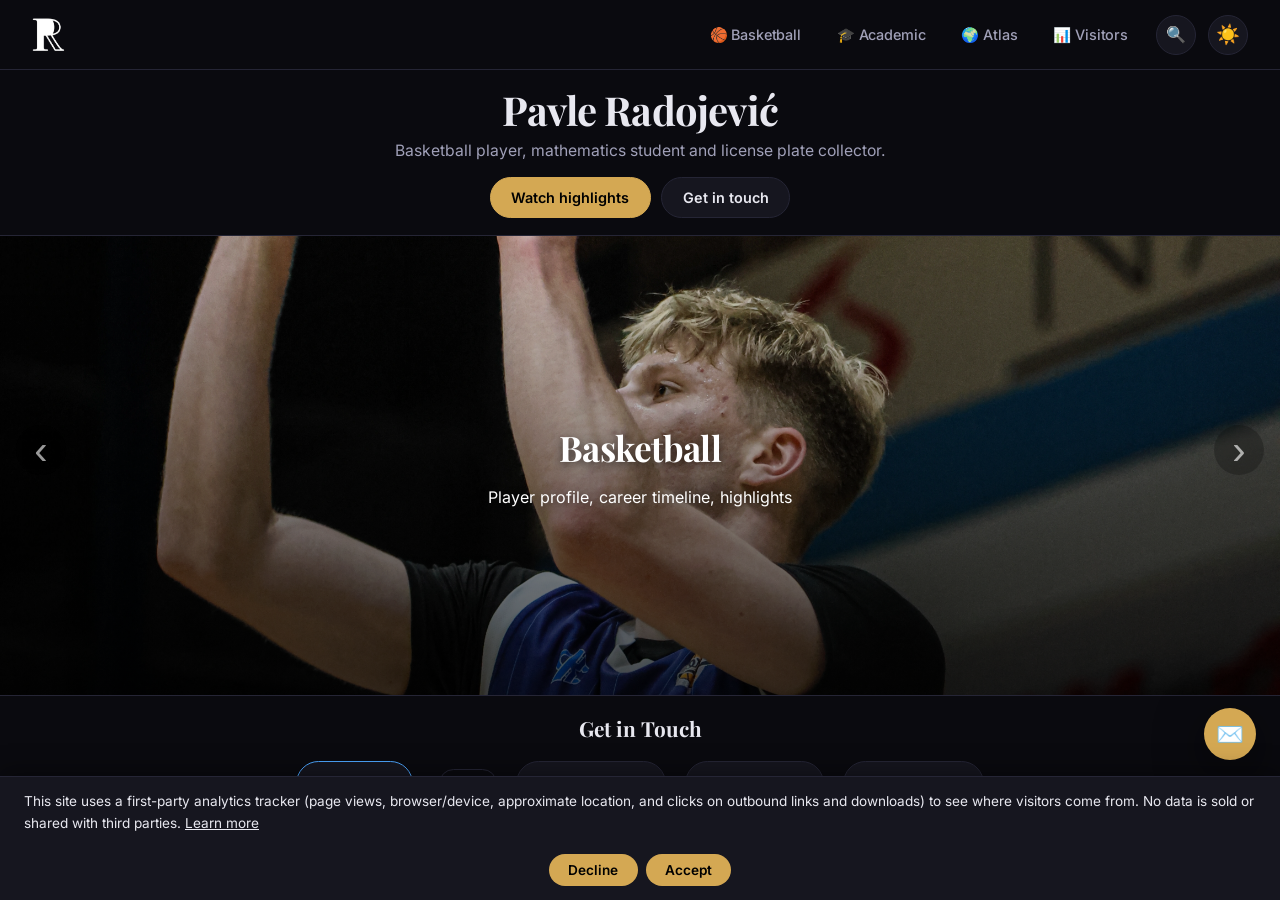
<file: index.html>
<!DOCTYPE html>
<html lang="en" data-theme="dark">
<head>

    <meta charset="UTF-8">
    <meta name="viewport" content="width=device-width, initial-scale=1.0">
    <title>Pavle Radojević - Home</title>
    <meta name="description" content="Personal website of Pavle Radojević - Basketball, Academics, License Plate Atlas">
    <link rel="icon" type="image/webp" href="images/logo-dark.webp">
    <meta property="og:type" content="website">
    <meta property="og:title" content="Pavle Radojević - Home">
    <meta property="og:description" content="Personal website of Pavle Radojević - Basketball, Academics, License Plate Atlas">
    <meta property="og:url" content="https://pavleradojevic07.github.io/pavle.radojevic/">
    <meta property="og:image" content="https://pavleradojevic07.github.io/pavle.radojevic/images/og-image.png">
    <meta property="og:image:width" content="1200">
    <meta property="og:image:height" content="630">
    <meta property="og:image:alt" content="Pavle Radojević: basketball player, mathematics student and license plate collector">
    <meta name="twitter:card" content="summary_large_image">
    <meta name="twitter:image" content="https://pavleradojevic07.github.io/pavle.radojevic/images/og-image.png">
    <link rel="stylesheet" href="fonts/fonts.css">
    <script>
        // Immediately apply saved theme from cookie (no flash)
        (function() {
            var theme = document.cookie.replace(/(?:(?:^|.*;\s*)theme\s*\=\s*([^;]*).*$)|^.*$/, "$1") || 'dark';
            document.documentElement.setAttribute('data-theme', theme);
        })();
    </script>
    <style>
        :root {
            --bg: #0a0a0f;
            --bg-secondary: #111118;
            --bg-card: #16161f;
            --bg-card-hover: #1c1c28;
            --text: #e8e8f0;
            --text-secondary: #a0a0b8;
            --text-muted: #8f8fa8;
            --accent-basketball: #f07b3b;
            --accent-academic: #4da6ff;
            --accent-plates: #3ddc84;
            --accent-gold: #d4a853;
            --border: #252535;
            --shadow: 0 4px 24px rgba(0, 0, 0, 0.4);
            --shadow-lg: 0 12px 48px rgba(0, 0, 0, 0.5);
            --radius: 16px;
            --radius-lg: 24px;
            --transition: 0.3s cubic-bezier(0.4, 0, 0.2, 1);
            --transition-slow: 0.6s cubic-bezier(0.4, 0, 0.2, 1);
            --font-sans: 'Inter', system-ui, -apple-system, sans-serif;
            --font-display: 'Playfair Display', Georgia, serif;
            --font-mono: 'JetBrains Mono', 'Fira Code', monospace;
            --nav-height: 70px;
            --img-basketball: url('images/basketball-dark.webp');
            --img-academic:   url('images/academic-dark.webp');
            --img-plates:     url('images/plates-dark.webp');
        }

        [data-theme="light"] {
            --bg: #f5f5f8;
            --bg-secondary: #ffffff;
            --bg-card: #ffffff;
            --bg-card-hover: #f8f8fc;
            --text: #1a1a2e;
            --text-secondary: #4a4a60;
            --text-muted: #666680;
            --border: #e0e0ea;
            --shadow: 0 4px 20px rgba(0, 0, 0, 0.06);
            --shadow-lg: 0 12px 40px rgba(0, 0, 0, 0.1);
            --img-basketball: url('images/basketball-light.webp');
            --img-academic:   url('images/academic-light.webp');
            --img-plates:     url('images/plates-light.webp');
        }

        * {
            margin: 0;
            padding: 0;
            box-sizing: border-box;
        }

        html {
            scroll-behavior: smooth;
        }

        body {
            font-family: var(--font-sans);
            background: var(--bg);
            color: var(--text);
            line-height: 1.6;
            transition: background var(--transition-slow), color var(--transition-slow);
            overflow-x: hidden;
            overflow-y: auto;
            -webkit-font-smoothing: antialiased;
            display: flex;
            flex-direction: column;
            height: 100vh;               /* full viewport height */
        }

        /* Navigation */
        .nav {
            position: fixed;
            top: 0;
            left: 0;
            right: 0;
            z-index: 1000;
            height: var(--nav-height);
            background: var(--bg);
            border-bottom: 1px solid var(--border);
            display: flex;
            align-items: center;
            justify-content: space-between;
            padding: 0 2rem;
            backdrop-filter: blur(20px);
            -webkit-backdrop-filter: blur(20px);
            transition: background var(--transition);
        }
        .nav-logo {
            font-family: var(--font-display);
            font-weight: 700;
            font-size: 1.4rem;
            letter-spacing: -0.02em;
            color: var(--text);
            text-decoration: none;
        }

        /* Logo image switching */
        .logo-dark, .logo-light {
            height: 36px;
            display: block;
        }
        .logo-light { display: none; }
        [data-theme="light"] .logo-dark { display: none; }
        [data-theme="light"] .logo-light { display: block; }
        .nav-links {
            display: flex;
            gap: 0.25rem;
            align-items: center;
        }
        .nav-link {
            color: var(--text-secondary);
            text-decoration: none;
            font-weight: 500;
            font-size: 0.9rem;
            padding: 0.5rem 1rem;
            border-radius: 8px;
            transition: all var(--transition);
            white-space: nowrap;
            letter-spacing: -0.01em;
        }
        .nav-link:hover,
        .nav-link.active {
            color: var(--text);
            background: var(--bg-card);
        }
        .nav-link.basketball-link:hover { color: var(--accent-basketball); }
        .nav-link.academic-link:hover { color: var(--accent-academic); }
        .nav-link.plates-link:hover { color: var(--accent-plates); }
        .theme-toggle {
            background: var(--bg-card);
            border: 1px solid var(--border);
            color: var(--text);
            cursor: pointer;
            width: 40px;
            height: 40px;
            border-radius: 50%;
            display: flex;
            align-items: center;
            justify-content: center;
            font-size: 1.2rem;
            transition: all var(--transition);
            margin-left: 0.5rem;
        }
        .theme-toggle:hover {
            background: var(--bg-card-hover);
            transform: rotate(30deg);
        }
        .mobile-menu-btn {
            display: none;
            background: none;
            border: none;
            color: var(--text);
            font-size: 1.6rem;
            cursor: pointer;
            padding: 0.4rem;
        }

        /* Hero – horizontal swipe */
.hero {
    min-height: 280px;
    flex: 1;                        /* take all remaining space between nav and footer */
    overflow-y: hidden;             /* no vertical scroll */
    overflow-x: auto;               /* horizontal swipe */
    scroll-snap-type: x mandatory;  /* snap to each panel */
    -webkit-overflow-scrolling: touch;
    display: flex;
    margin-top: var(--nav-height);
}

.hero-panels {
    display: flex;
    flex-direction: row;            /* panels side‑by‑side */
    height: 100%;
    width: auto;
}

.hero-panel {
    min-width: 100vw;               /* each panel fills the viewport width */
    height: 100%;
    scroll-snap-align: start;
    flex-shrink: 0;
    position: relative;
    display: flex;
    align-items: center;
    justify-content: center;
    text-decoration: none;
    color: #fff;
    background-size: cover;
    background-position: center;
    overflow: hidden;
    cursor: pointer;
    }

    .scroll-arrow {
        position: absolute;
        top: 50%;
        transform: translateY(-50%);
        z-index: 10;
        background: rgba(0,0,0,0.4);
        border: none;
        color: white;
        font-size: 2.5rem;
        width: 50px;
        height: 50px;
        border-radius: 50%;
        cursor: pointer;
        display: flex;
        align-items: center;
        justify-content: center;
        opacity: 0.6;
        transition: opacity 0.3s;
    }
    .scroll-arrow:hover { opacity: 1; }
    .scroll-left  { left: 1rem; }
    .scroll-right { right: 1rem; }
    .panel-basketball {
        background-image: var(--img-basketball);
    }
    .panel-academic {
        background-image: var(--img-academic);
    }
    .panel-plates {
        background-image: var(--img-plates);
    }

        .hero-panel::after {
            content: '';
            position: absolute;
            inset: 0;
            background: linear-gradient(to top, rgba(0,0,0,0.7) 0%, rgba(0,0,0,0.3) 60%, rgba(0,0,0,0.1) 100%);
            z-index: 1;
            transition: background var(--transition-slow);
        }
        .hero-panel:hover::after {
            background: linear-gradient(to top, rgba(0,0,0,0.5) 0%, rgba(0,0,0,0.2) 60%, rgba(0,0,0,0.05) 100%);
        }
        .hero-panel:hover {
            transform: scale(1.02);
            z-index: 5;
            box-shadow: 0 0 60px rgba(0,0,0,0.8);
        }
        .panel-content {
            position: relative;
            z-index: 2;
            text-align: center;
            padding: 2rem;
            max-width: 400px;
            transition: transform var(--transition);
        }
        .hero-panel:hover .panel-content {
            transform: translateY(-10px);
        }
        .panel-content .hero-card-icon {
            font-size: 4rem;
            display: block;
            margin-bottom: 0.5rem;
            filter: drop-shadow(0 4px 12px rgba(0,0,0,0.5));
        }
        .panel-content h3 {
            font-family: var(--font-display);
            font-size: 2.2rem;
            font-weight: 700;
            letter-spacing: -0.02em;
            text-shadow: 0 2px 10px rgba(0,0,0,0.6);
            margin-bottom: 0.5rem;
        }
        .panel-content p {
            font-size: 1rem;
            opacity: 0.9;
            text-shadow: 0 1px 8px rgba(0,0,0,0.5);
            font-weight: 400;
        }

        

        /* Footer */
        .contact-footer {
            text-align: center;
            padding: 1rem 1rem 1.2rem;   /* was 2rem 1rem 2.5rem */
            border-top: 1px solid var(--border);
            background: var(--bg);
        }
        .contact-footer h4 {
            font-family: var(--font-display);
            font-size: 1.3rem;
            margin-bottom: 1rem;
            color: var(--text);
        }
        .contact-links {
            display: flex;
            gap: 1.2rem;
            justify-content: center;
            flex-wrap: wrap;
            align-items: center;
        }
        .contact-link {
            color: var(--text);
            text-decoration: none;
            font-weight: 500;
            padding: 0.6rem 1.6rem;
            border-radius: 30px;
            border: 1px solid var(--border);
            transition: all var(--transition);
            background: var(--bg-card);
            font-size: 0.95rem;
            display: inline-flex;
            align-items: center;
            gap: 0.4rem;
        }
        .contact-link:hover {
            border-color: var(--accent-gold);
            background: var(--bg-card-hover);
            transform: translateY(-2px);
        }
        .contact-link.email-link { border-color: var(--accent-academic); }
        .contact-link.email-link:hover { border-color: var(--accent-academic); background: rgba(77,166,255,0.1); }
        .footer-note {
            color: var(--text-muted);
            font-size: 0.8rem;
            margin-top: 1.5rem;
        }

        /* Responsive */
        @media (max-width: 900px) {
            .nav-links { display: none; }
            .nav-links.mobile-open {
                display: flex;
                flex-direction: column;
                position: absolute;
                top: var(--nav-height);
                left: 0;
                right: 0;
                background: var(--bg-secondary);
                padding: 1rem;
                border-bottom: 1px solid var(--border);
                box-shadow: var(--shadow-lg);
                gap: 0.3rem;
            }
            .mobile-menu-btn { display: block; }
        }
        @media (max-width: 500px) {
            .hero-panel .panel-content h3 { font-size: 1.8rem; }
            .hero-panel .hero-card-icon { font-size: 3rem; }
            .contact-links { gap: 0.6rem; }
            .contact-link { padding: 0.5rem 1.2rem; font-size: 0.85rem; }
        }

        ::-webkit-scrollbar { width: 6px; }
        ::-webkit-scrollbar-track { background: var(--bg); }
        ::-webkit-scrollbar-thumb { background: var(--border); border-radius: 3px; }
        ::-webkit-scrollbar-thumb:hover { background: var(--text-muted); }
    </style>
    <link rel="stylesheet" href="assets/site.css">
    <link rel="stylesheet" href="assets/modern.css">
    <link rel="stylesheet" href="fonts/flags.css">
    <script src="assets/modern.js" defer></script>
    <script src="assets/site.js" defer></script>
</head>
<body>
    <a href="#main-content" class="skip-link">Skip to main content</a>
    <div id="scrollProgressBar"></div>
    <!-- Minimal analytics consent banner (Cloudflare tracker only - no Google Analytics) -->
    <div id="analytics-consent-banner">
        <span>This site uses a first-party analytics tracker (page views, browser/device, approximate location, and clicks on outbound links and downloads) to see where visitors come from. No data is sold or shared with third parties. <a href="cookies.html" style="color:inherit; text-decoration:underline;">Learn more</a></span>
        <div style="display:flex; gap:0.5rem;">
            <button class="ac-btn ac-decline" id="acDeclineBtn">Decline</button>
            <button class="ac-btn ac-accept" id="acAcceptBtn">Accept</button>
        </div>
    </div>


    <nav class="nav">
        <a href="index.html" class="nav-logo">
            <img src="images/logo-dark.webp" alt="Pavle Radojević - home" class="logo-dark">
            <img src="images/logo-light.webp" alt="Pavle Radojević - home" class="logo-light">
        </a>
        <button class="mobile-menu-btn" id="mobileMenuBtn" aria-label="Menu" aria-expanded="false" aria-controls="navLinks">☰</button>
        <div class="nav-links" id="navLinks">
            <a href="basketball.html" class="nav-link basketball-link">🏀 Basketball</a>
            <a href="academic.html" class="nav-link academic-link">🎓 Academic</a>
            <a href="plates.html" class="nav-link plates-link">🌍 Atlas</a>
            <a href="visitors.html" class="nav-link">📊 Visitors</a>
            <button id="siteSearchTrigger" aria-label="Search the site">🔍</button>
            <button class="theme-toggle" id="themeToggle" aria-label="Toggle theme">🌙</button>
        </div>
    </nav>

    <button id="backToTopBtn" aria-label="Back to top">↑</button>

    <div id="floatingContact">
        <div id="floatingContactPanel" aria-label="Quick contact options">
            <a href="mailto:pavle.radojevic07@gmail.com">✉️ Email</a>
            <a href="https://instagram.com/pavle.radojevic" target="_blank" rel="noopener">📷 Instagram</a>
            <a href="https://linkedin.com/in/pavle-radojevic-3677b4255/" target="_blank" rel="noopener">💼 LinkedIn</a>
        </div>
        <button id="floatingContactToggle" aria-label="Contact options" aria-controls="floatingContactPanel" aria-expanded="false">✉️</button>
    </div>

    <div id="siteSearchOverlay" role="dialog" aria-modal="true" aria-label="Site search">
        <div id="siteSearchBox">
            <input type="text" id="siteSearchInput" placeholder="Search the site…" aria-label="Search the site" autocomplete="off">
            <div id="siteSearchResults"></div>
        </div>
    </div>

    <div class="confirm-modal-overlay" id="cookiePrefsConfirmModal" role="dialog" aria-modal="true">
        <div class="confirm-modal-box">
            <h4>Reset cookie preferences?</h4>
            <p>You'll see the consent banner again on your next page load.</p>
            <div class="confirm-modal-actions">
                <button class="confirm-modal-cancel" id="cookiePrefsCancelBtn" type="button">Cancel</button>
                <button class="confirm-modal-confirm" id="cookiePrefsConfirmBtn" type="button">Reset</button>
            </div>
        </div>
    </div>

    <section class="home-intro" aria-labelledby="home-title">
        <h1 id="home-title">Pavle Radojević</h1>
        <p>Basketball player, mathematics student and license plate collector.</p>
        <div class="home-intro-actions">
            <a href="basketball.html#highlights" class="intro-btn intro-btn-primary">Watch highlights</a>
            <a href="mailto:pavle.radojevic07@gmail.com" class="intro-btn">Get in touch</a>
        </div>
    </section>

    <main class="hero" id="main-content" tabindex="-1">
    <button class="scroll-arrow scroll-left" id="scrollLeft" aria-label="Previous">‹</button>
    <button class="scroll-arrow scroll-right" id="scrollRight" aria-label="Next">›</button>
    <div class="hero-panels">
        <a href="basketball.html" class="hero-panel panel-basketball">
            <div class="panel-content">
                <h3>Basketball</h3>
                <p>Player profile, career timeline, highlights</p>
            </div>
        </a>
        <a href="academic.html" class="hero-panel panel-academic">
            <div class="panel-content">
                <h3>Academic</h3>
                <p>University, courses & personal projects</p>
            </div>
        </a>
        <a href="plates.html" class="hero-panel panel-plates">
            <div class="panel-content">
                <h3>License Plate Atlas</h3>
                <p>Interactive globe & collection stories</p>
            </div>
        </a>
    </div>
</main>

    <footer class="contact-footer">
        <h4>Get in Touch</h4>
        <div class="contact-links">
            <a href="mailto:pavle.radojevic07@gmail.com" class="contact-link email-link">
                <svg width="18" height="18" viewBox="0 0 24 24" fill="currentColor">
                    <path d="M20 4H4c-1.1 0-2 .9-2 2v12c0 1.1.9 2 2 2h16c1.1 0 2-.9 2-2V6c0-1.1-.9-2-2-2zm0 4-8 5-8-5V6l8 5 8-5v2z"/>
                </svg>
                Email
            </a>
            <button type="button" class="copy-email-btn" data-email="pavle.radojevic07@gmail.com" aria-label="Copy email address to clipboard">Copy</button>
            <a href="https://instagram.com/pavle.radojevic" target="_blank" rel="noopener" class="contact-link">
                <svg width="18" height="18" viewBox="0 0 24 24" fill="currentColor">
                    <path d="M7.8 2h8.4C19.4 2 22 4.6 22 7.8v8.4c0 3.2-2.6 5.8-5.8 5.8H7.8C4.6 22 2 19.4 2 16.2V7.8C2 4.6 4.6 2 7.8 2zm-.2 2C5.6 4 4 5.6 4 7.6v8.8C4 18.4 5.6 20 7.6 20h8.8c2 0 3.6-1.6 3.6-3.6V7.6C20 5.6 18.4 4 16.4 4H7.6zm9.6 1.5a1.25 1.25 0 110 2.5 1.25 1.25 0 010-2.5zM12 7c2.8 0 5 2.2 5 5s-2.2 5-5 5-5-2.2-5-5 2.2-5 5-5zm0 2c-1.7 0-3 1.3-3 3s1.3 3 3 3 3-1.3 3-3-1.3-3-3-3z"/>
                </svg>
                Instagram
            </a>
            <a href="https://linkedin.com/in/pavle-radojevic-3677b4255/" target="_blank" rel="noopener" class="contact-link">
                <svg width="18" height="18" viewBox="0 0 24 24" fill="currentColor">
                    <path d="M19 3a2 2 0 012 2v14a2 2 0 01-2 2H5a2 2 0 01-2-2V5a2 2 0 012-2h14zm-3 7h-1.5v-.5c0-.8-.7-1.5-1.5-1.5s-1.5.7-1.5 1.5V10H10v6h1.5v-3h1v3H14v-6zm-5 0H9.5v6H11v-6zm-2-1.5a1.25 1.25 0 110-2.5 1.25 1.25 0 010 2.5z"/>
                </svg>
                LinkedIn
            </a>
            <a href="https://www.youtube.com/@pavleradojevic5867" target="_blank" rel="noopener" class="contact-link">
                <svg width="18" height="18" viewBox="0 0 24 24" fill="currentColor">
                    <path d="M10 15l5.19-3L10 9v6zm11.56-7.83c.13.47.22 1.1.28 1.9.07.8.1 1.49.1 2.09L22 12c0 2.19-.16 3.8-.44 4.83-.25.9-.83 1.48-1.73 1.73-.47.13-1.33.22-2.65.28-1.3.07-2.49.1-3.59.1L12 19c-4.19 0-6.8-.16-7.83-.44-.9-.25-1.48-.83-1.73-1.73-.13-.47-.22-1.1-.28-1.9-.07-.8-.1-1.49-.1-2.09L2 12c0-2.19.16-3.8.44-4.83.25-.9.83-1.48 1.73-1.73.47-.13 1.33-.22 2.65-.28 1.3-.07 2.49-.1 3.59-.1L12 5c4.19 0 6.8.16 7.83.44.9.25 1.48.83 1.73 1.73z"/>
                </svg>
                YouTube
            </a>
        </div>
        <p class="footer-note">© 2026 Pavle Radojević · Hosted on GitHub Pages · Content last updated November 7, 2026</p>
        <p class="footer-note" style="margin-top:0.6rem;">
            <a href="privacy.html" style="color:var(--text-muted); text-decoration:underline;">Privacy Policy</a> ·
            <a href="terms.html" style="color:var(--text-muted); text-decoration:underline;">Terms &amp; Conditions</a> ·
            <a href="cookies.html" style="color:var(--text-muted); text-decoration:underline;">Cookie Policy</a> ·
            <button id="cookiePrefsBtn" type="button" style="background:none; border:none; padding:0; margin:0; font:inherit; color:var(--text-muted); text-decoration:underline; cursor:pointer;">Cookie Preferences</button>
        </p>
    </footer>

    <script>
    document.addEventListener('DOMContentLoaded', function () {
        const hero = document.querySelector('.hero');
        const panels = document.querySelectorAll('.hero-panel');
        const totalPanels = panels.length;
        const leftBtn = document.getElementById('scrollLeft');
        const rightBtn = document.getElementById('scrollRight');

        // Duplicate panels for seamless looping
        function setupLoop() {
            // Clone first panel and append to end
            const firstClone = panels[0].cloneNode(true);
            firstClone.classList.add('clone'); firstClone.setAttribute('aria-hidden','true'); firstClone.setAttribute('tabindex','-1');
            hero.querySelector('.hero-panels').appendChild(firstClone);

            // Clone last panel and prepend to beginning
            const lastClone = panels[totalPanels - 1].cloneNode(true);
            lastClone.classList.add('clone'); lastClone.setAttribute('aria-hidden','true'); lastClone.setAttribute('tabindex','-1');
            hero.querySelector('.hero-panels').prepend(lastClone);

            // Set initial scroll position to the first real panel (skip the prepended clone)
            hero.scrollLeft = hero.clientWidth; // scroll to the first real panel
        }

        setupLoop();

        // Infinite scroll loop
        hero.addEventListener('scroll', () => {
            const panelWidth = hero.clientWidth;
            const scrollPos = hero.scrollLeft;

            // If scrolled to the clone at the end, jump to the first real panel
            if (scrollPos >= panelWidth * (totalPanels + 1)) {
                hero.scrollLeft = panelWidth;
            }
            // If scrolled to the clone at the beginning, jump to the last real panel
            if (scrollPos <= 0) {
                hero.scrollLeft = panelWidth * totalPanels;
            }
        });

        // Arrow buttons
        leftBtn.addEventListener('click', () => {
            hero.scrollBy({ left: -hero.clientWidth, behavior: 'smooth' });
        });
        rightBtn.addEventListener('click', () => {
            hero.scrollBy({ left: hero.clientWidth, behavior: 'smooth' });
        });

        // Keyboard arrows
        document.addEventListener('keydown', (e) => {
            if (e.target && /^(INPUT|TEXTAREA|SELECT)$/.test(e.target.tagName)) return;
            if (e.key === 'ArrowLeft') {
                hero.scrollBy({ left: -hero.clientWidth, behavior: 'smooth' });
            } else if (e.key === 'ArrowRight') {
                hero.scrollBy({ left: hero.clientWidth, behavior: 'smooth' });
            }
        });
    });
</script>
</body>
</html>
</file>
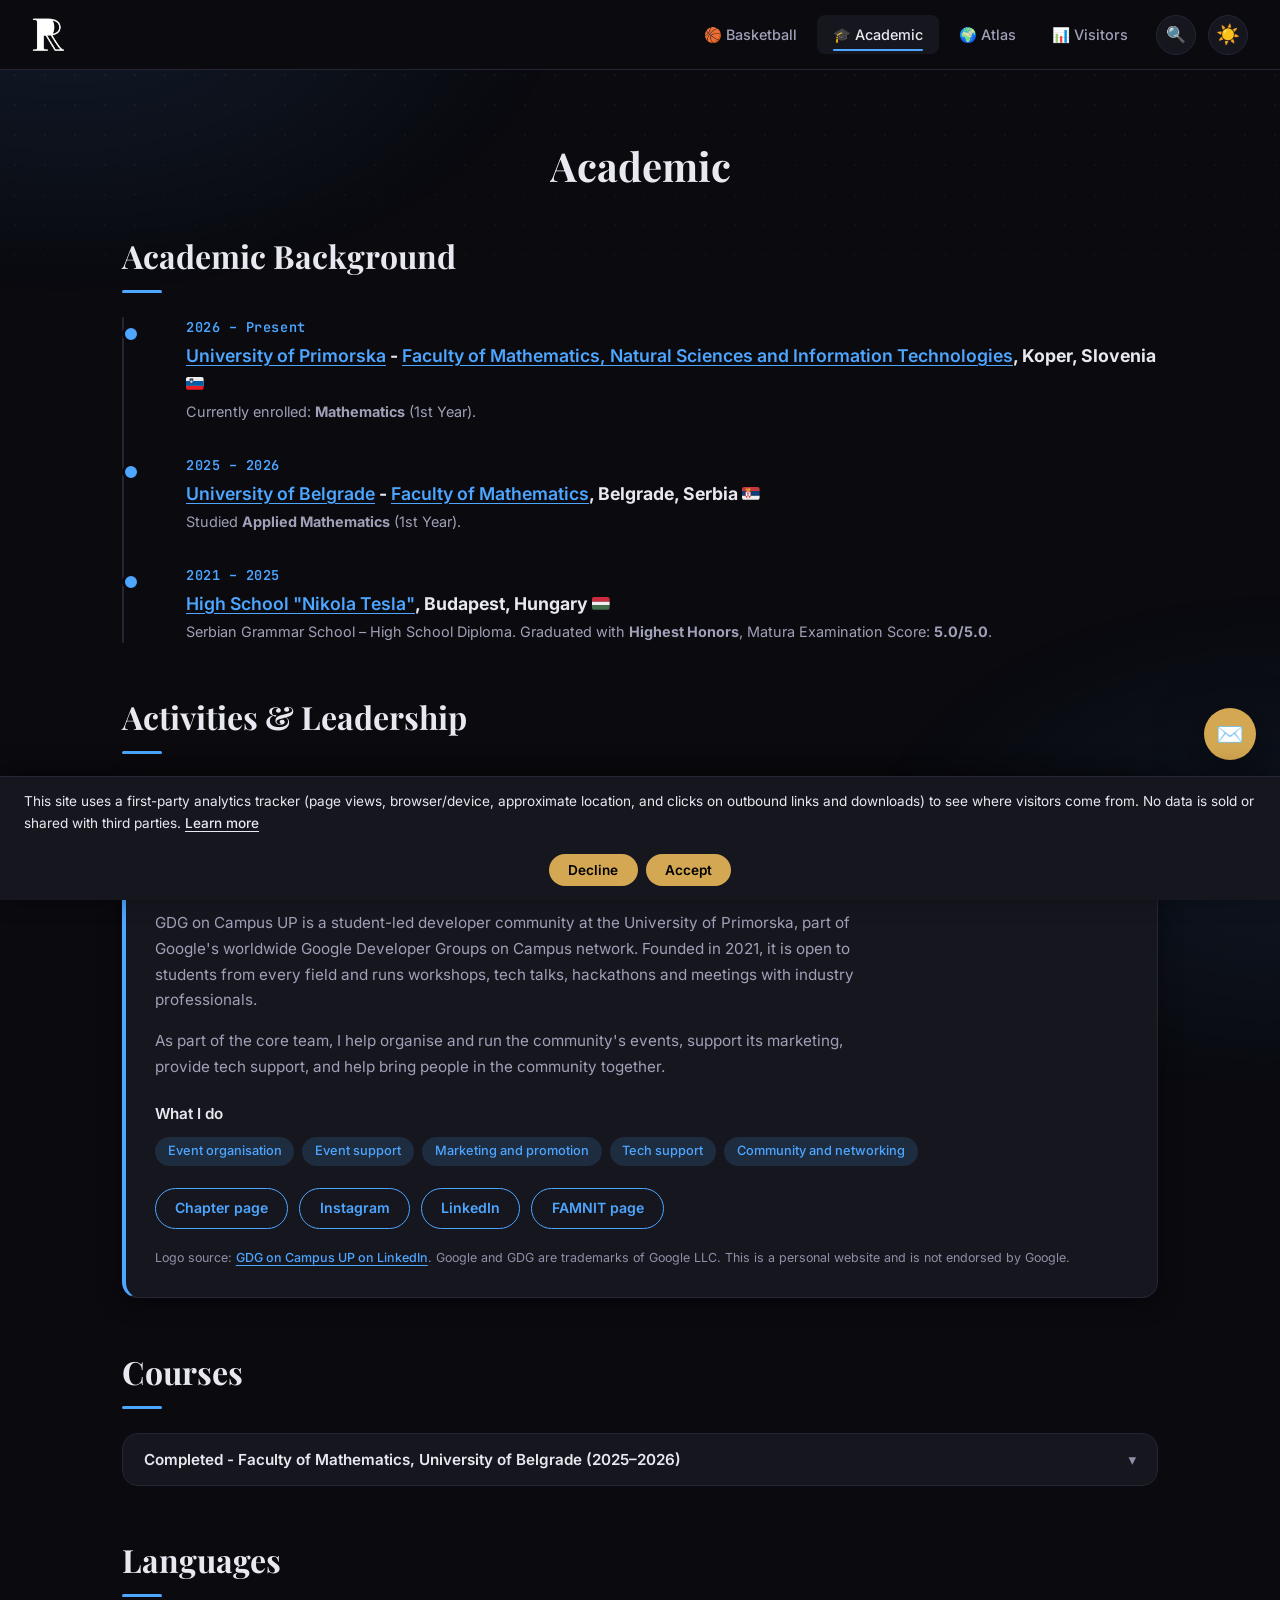
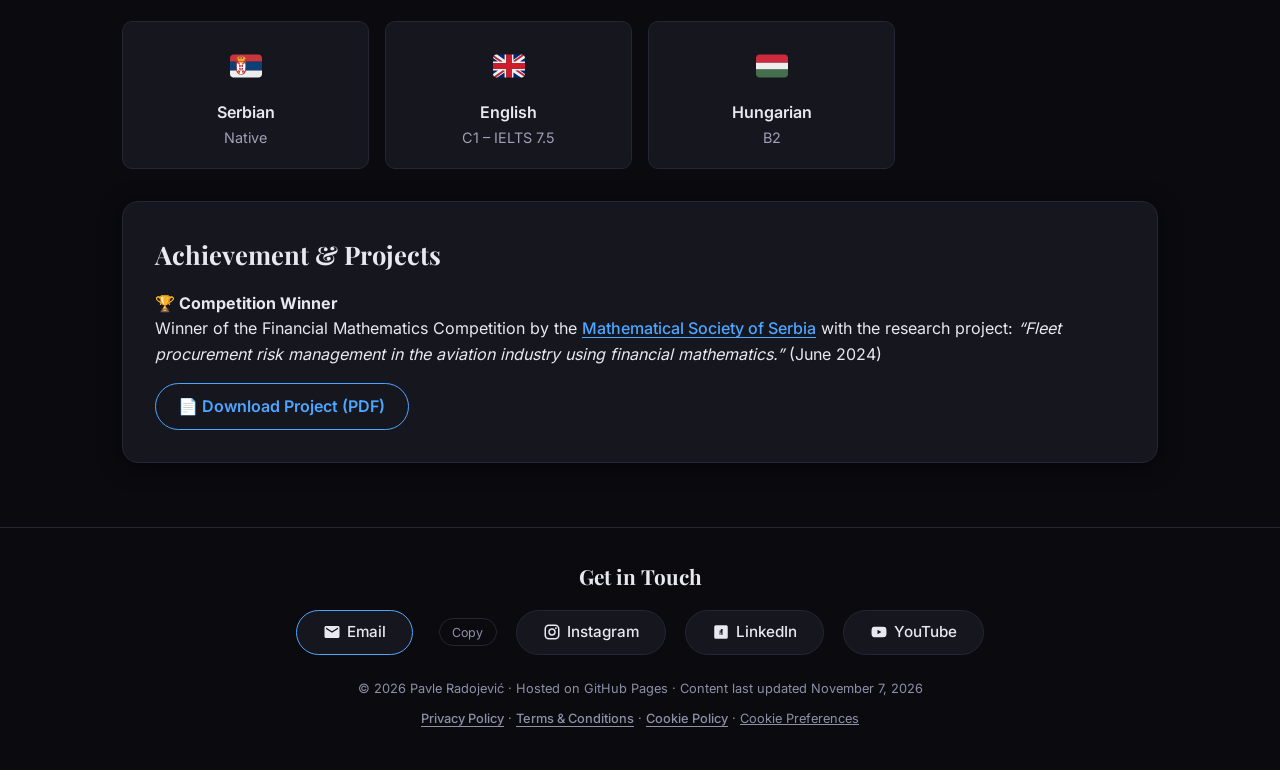
<file: academic.html>
<!DOCTYPE html>
<html lang="en" data-theme="dark">
<head>
    

    <meta charset="UTF-8">
    <meta name="viewport" content="width=device-width, initial-scale=1.0">
    <title>Academic - Pavle Radojević</title>
    <meta name="description" content="Academic background and activities of Pavle Radojević – University of Primorska (FAMNIT) and core team member of GDG on Campus UP">
    <link rel="icon" type="image/webp" href="images/logo-dark.webp">
    <meta property="og:type" content="profile">
    <meta property="og:title" content="Academic - Pavle Radojević">
    <meta property="og:description" content="Academic background and activities of Pavle Radojević – University of Primorska (FAMNIT) and core team member of GDG on Campus UP">
    <meta property="og:url" content="https://pavleradojevic07.github.io/pavle.radojevic/academic.html">
    <meta property="og:image" content="https://pavleradojevic07.github.io/pavle.radojevic/images/og-image.png">
    <meta property="og:image:width" content="1200">
    <meta property="og:image:height" content="630">
    <meta property="og:image:alt" content="Pavle Radojević: basketball player, mathematics student and license plate collector">
    <meta name="twitter:card" content="summary_large_image">
    <meta name="twitter:image" content="https://pavleradojevic07.github.io/pavle.radojevic/images/og-image.png">
    <link rel="stylesheet" href="fonts/fonts.css">
    <script>
        (function() {
            var theme = document.cookie.replace(/(?:(?:^|.*;\s*)theme\s*\=\s*([^;]*).*$)|^.*$/, "$1") || 'dark';
            document.documentElement.setAttribute('data-theme', theme);
        })();
    </script>
    <style>
        :root {
            --bg: #0a0a0f;
            --bg-secondary: #111118;
            --bg-card: #16161f;
            --bg-card-hover: #1c1c28;
            --text: #e8e8f0;
            --text-secondary: #a0a0b8;
            --text-muted: #8f8fa8;
            --accent-basketball: #f07b3b;
            --accent-academic: #4da6ff;
            --accent-plates: #3ddc84;
            --accent-gold: #d4a853;
            --border: #252535;
            --shadow: 0 4px 24px rgba(0, 0, 0, 0.4);
            --shadow-lg: 0 12px 48px rgba(0, 0, 0, 0.5);
            --radius: 16px;
            --radius-sm: 10px;
            --radius-lg: 24px;
            --transition: 0.3s cubic-bezier(0.4, 0, 0.2, 1);
            --font-sans: 'Inter', system-ui, -apple-system, sans-serif;
            --font-display: 'Playfair Display', Georgia, serif;
            --font-mono: 'JetBrains Mono', 'Fira Code', monospace;
            --nav-height: 70px;
            --max-width: 1100px;
        }

        [data-theme="light"] {
            --bg: #f5f5f8;
            --bg-secondary: #ffffff;
            --bg-card: #ffffff;
            --bg-card-hover: #f8f8fc;
            --text: #1a1a2e;
            --text-secondary: #4a4a60;
            --text-muted: #666680;
            --border: #e0e0ea;
            --shadow: 0 4px 20px rgba(0, 0, 0, 0.06);
            --shadow-lg: 0 12px 40px rgba(0, 0, 0, 0.1);
        }

        * { margin: 0; padding: 0; box-sizing: border-box; }
        html { scroll-behavior: smooth; }
        body {
            font-family: var(--font-sans);
            background: var(--bg);
            color: var(--text);
            line-height: 1.6;
            transition: background var(--transition), color var(--transition);
            overflow-x: hidden;
            -webkit-font-smoothing: antialiased;
            display: flex;
            flex-direction: column;
            min-height: 100vh;
        }

        /* ── NAV ── */
        .nav {
            position: fixed; top: 0; left: 0; right: 0; z-index: 1000;
            height: var(--nav-height); background: var(--bg);
            border-bottom: 1px solid var(--border);
            display: flex; align-items: center; justify-content: space-between;
            padding: 0 2rem; backdrop-filter: blur(20px); -webkit-backdrop-filter: blur(20px);
        }
        .nav-logo {
            font-family: var(--font-display);
            font-weight: 700;
            font-size: 1.4rem;
            letter-spacing: -0.02em;
            color: var(--text);
            text-decoration: none;
        }

        /* Logo image switching */
        .logo-dark, .logo-light {
            height: 36px;              /* adjust to your logo size */
            display: block;
        }
        .logo-light { display: none; }
        [data-theme="light"] .logo-dark { display: none; }
        [data-theme="light"] .logo-light { display: block; }
        .nav-links { display: flex; gap: 0.25rem; align-items: center; }
        .nav-link {
            color: var(--text-secondary); text-decoration: none; font-weight: 500;
            font-size: 0.9rem; padding: 0.5rem 1rem; border-radius: 8px;
            transition: all var(--transition); white-space: nowrap;
        }
        .nav-link:hover, .nav-link.active { color: var(--text); background: var(--bg-card); }
        .nav-link.academic-link:hover { color: var(--accent-academic); }
        .theme-toggle {
            background: var(--bg-card); border: 1px solid var(--border); color: var(--text);
            cursor: pointer; width: 40px; height: 40px; border-radius: 50%;
            display: flex; align-items: center; justify-content: center; font-size: 1.2rem;
            transition: all var(--transition); margin-left: 0.5rem;
        }
        .theme-toggle:hover { background: var(--bg-card-hover); transform: rotate(30deg); }
        .mobile-menu-btn { display: none; background: none; border: none; color: var(--text); font-size: 1.6rem; cursor: pointer; }

        /* ── PAGE CONTENT ── */
        .page-content { padding-top: var(--nav-height); flex: 1; }
        .section { padding: 4rem 2rem; max-width: var(--max-width); margin: 0 auto; }
        .section-title {
            font-family: var(--font-display);
            font-size: 2.5rem;
            margin-bottom: 2rem;
            text-align: center;
        }

        a { color: var(--accent-academic); text-decoration: underline; text-underline-offset: 3px; font-weight: 500; }
        a:hover { opacity: 0.8; }

        /* Timeline */
        .timeline {
            position: relative;
            padding-left: 2rem;
            margin-bottom: 3rem;
        }
        .timeline::before {
            content: '';
            position: absolute;
            left: 0;
            top: 0;
            bottom: 0;
            width: 2px;
            background: var(--border);
            border-radius: 1px;
        }
        .timeline-item {
            position: relative;
            margin-bottom: 2rem;
            padding-left: 2rem;
        }
        .timeline-item::before {
            content: '';
            position: absolute;
            left: -2rem;
            top: 0.5rem;
            width: 12px;
            height: 12px;
            border-radius: 50%;
            background: var(--accent-academic);
            border: 3px solid var(--bg);
            z-index: 2;
        }
        .timeline-year {
            font-family: var(--font-mono);
            font-size: 0.85rem;
            color: var(--accent-academic);
            font-weight: 600;
            letter-spacing: 0.04em;
        }
        .timeline-title {
            font-weight: 700;
            font-size: 1.1rem;
            margin: 0.2rem 0;
        }
        .timeline-desc {
            color: var(--text-secondary);
            font-size: 0.9rem;
            line-height: 1.5;
        }
        .school-link {
            color: var(--accent-academic);
            text-decoration: underline;
            text-underline-offset: 3px;
            font-weight: 600;
        }
        .school-link:hover { background: var(--accent-academic); color: #fff; padding: 0 4px; border-radius: 3px; }

        /* Courses */
        .courses-grid {
            display: grid;
            grid-template-columns: repeat(auto-fill, minmax(260px, 1fr));
            gap: 1rem;
        }
        .course-card {
            background: var(--bg-card);
            border: 1px solid var(--border);
            border-radius: var(--radius-sm);
            padding: 1.2rem;
            border-left: 4px solid var(--accent-academic);
            transition: all var(--transition);
            cursor: pointer;
            user-select: none;
        }
        .course-card:hover { transform: translateX(4px); border-color: var(--accent-academic); }
        .course-name { font-weight: 600; margin: 0.3rem 0; display: flex; align-items: center; gap: 0.5rem; }
        .course-status {
            font-size: 0.75rem;
            padding: 0.2rem 0.6rem;
            border-radius: 20px;
            display: inline-block;
            font-weight: 500;
            margin-top: 0.5rem;
        }
        .status-completed { background: rgba(61, 220, 132, 0.15); color: var(--accent-plates); }
        .status-ongoing { background: rgba(77, 166, 255, 0.15); color: var(--accent-academic); }

        .course-summary {
            margin-top: 0.8rem;
            font-size: 0.85rem;
            color: var(--text-secondary);
            line-height: 1.5;
            display: none;
            padding-top: 0.8rem;
            border-top: 1px dashed var(--border);
        }
        .course-card.open .course-summary {
            display: block;
        }
        .courses-accordion {
            border: 1px solid var(--border);
            border-radius: var(--radius);
            overflow: hidden;
            background: var(--bg-card);
        }
        .courses-accordion-toggle {
            width: 100%;
            display: flex;
            align-items: center;
            justify-content: space-between;
            gap: 1rem;
            padding: 1rem 1.3rem;
            background: none;
            border: none;
            color: var(--text);
            font-family: var(--font-sans);
            font-weight: 600;
            font-size: 0.95rem;
            text-align: left;
            cursor: pointer;
        }
        .courses-accordion-toggle:hover { background: var(--bg-card-hover); }
        .accordion-chevron { transition: transform 0.2s ease; color: var(--text-muted); }
        .courses-accordion-toggle[aria-expanded="true"] .accordion-chevron { transform: rotate(180deg); }
        .courses-accordion-panel { padding: 0 1.3rem 1.3rem; border-top: 1px solid var(--border); }
        .courses-accordion-panel[hidden] { display: none; }

        .achievement-box {
            background: var(--bg-card);
            border: 1px solid var(--border);
            border-radius: var(--radius);
            padding: 2rem;
            margin-top: 2rem;
            box-shadow: var(--shadow);
        }
        .achievement-box h3 { font-family: var(--font-display); font-size: 1.6rem; margin-bottom: 1rem; }
        .pdf-link {
            display: inline-flex;
            align-items: center;
            gap: 0.5rem;
            margin-top: 1rem;
            padding: 0.6rem 1.4rem;
            border-radius: 30px;
            border: 1px solid var(--accent-academic);
            color: var(--accent-academic);
            text-decoration: none;
            font-weight: 600;
            transition: all var(--transition);
        }
        .pdf-link:hover { background: var(--accent-academic); color: #fff; }

        /* ── FOOTER ── */
        .contact-footer {
            text-align: center;
            padding: 2rem 1rem 2.5rem;
            border-top: 1px solid var(--border);
            background: var(--bg);
        }
        .contact-footer h4 { font-family: var(--font-display); font-size: 1.3rem; margin-bottom: 1rem; }
        .contact-links { display: flex; gap: 1.2rem; justify-content: center; flex-wrap: wrap; align-items: center; }
        .contact-link {
            color: var(--text); text-decoration: none; font-weight: 500;
            padding: 0.6rem 1.6rem; border-radius: 30px; border: 1px solid var(--border);
            transition: all var(--transition); background: var(--bg-card); font-size: 0.95rem;
            display: inline-flex; align-items: center; gap: 0.4rem;
        }
        .contact-link:hover { border-color: var(--accent-gold); background: var(--bg-card-hover); transform: translateY(-2px); }
        .contact-link.email-link { border-color: var(--accent-academic); }
        .footer-note { color: var(--text-muted); font-size: 0.8rem; margin-top: 1.5rem; }

        @media (max-width: 900px) {
            .nav-links { display: none; }
            .nav-links.mobile-open {
                display: flex; flex-direction: column; position: absolute;
                top: var(--nav-height); left: 0; right: 0;
                background: var(--bg-secondary); padding: 1rem;
                border-bottom: 1px solid var(--border); box-shadow: var(--shadow-lg);
            }
            .mobile-menu-btn { display: block; }
            .section { padding: 2rem 1rem; }
        }
        ::-webkit-scrollbar { width: 6px; }
        ::-webkit-scrollbar-track { background: var(--bg); }
        ::-webkit-scrollbar-thumb { background: var(--border); border-radius: 3px; }
        .lang-card {
        background: var(--bg-card);
        border: 1px solid var(--border);
        border-radius: var(--radius-sm);
        padding: 1.2rem;
        text-align: center;
        transition: all var(--transition);
        }
        .lang-card:hover {
        transform: translateY(-4px);
        border-color: var(--accent-gold);
        box-shadow: var(--shadow);
        }

        /* Activities & Leadership */
        .activity-card {
            background: var(--bg-card);
            border: 1px solid var(--border);
            border-left: 4px solid var(--accent-academic);
            border-radius: var(--radius);
            padding: 1.8rem;
            box-shadow: var(--shadow);
            margin-bottom: 3rem;
        }
        .activity-head { display: flex; align-items: center; gap: 1.2rem; }
        .activity-logo { width: 88px; height: 88px; border-radius: 16px; border: 1px solid var(--border); flex-shrink: 0; display: block; }
        @media (max-width: 500px) { .activity-logo { width: 64px; height: 64px; } }
        .activity-card p {
            color: var(--text-secondary);
            font-size: 0.95rem;
            line-height: 1.7;
            max-width: 70ch;
            margin-top: 0.9rem;
        }
        .activity-subtitle { font-weight: 600; font-size: 0.95rem; margin: 1.4rem 0 0.7rem; }
        .activity-tags { display: flex; flex-wrap: wrap; gap: 0.5rem; list-style: none; }
        .activity-tags li {
            font-size: 0.8rem;
            font-weight: 500;
            padding: 0.25rem 0.8rem;
            border-radius: 20px;
            background: rgba(77, 166, 255, 0.15);
            color: var(--accent-academic);
        }
        [data-theme="light"] .activity-tags li { color: #0b4f96; }
        .activity-links { display: flex; flex-wrap: wrap; gap: 0.7rem; margin-top: 1.4rem; }
        .activity-link {
            display: inline-flex;
            align-items: center;
            padding: 0.5rem 1.2rem;
            border-radius: 30px;
            border: 1px solid var(--accent-academic);
            color: var(--accent-academic);
            text-decoration: none;
            font-weight: 600;
            font-size: 0.88rem;
            transition: all var(--transition);
        }
        .activity-link:hover { background: var(--accent-academic); color: #000; opacity: 1; }
        [data-theme="light"] .activity-link:hover { color: #fff; }
        .activity-note { font-size: 0.78rem; color: var(--text-muted); margin-top: 1.2rem; }
        @media (max-width: 500px) { .activity-card { padding: 1.2rem; } }
    </style>
    <link rel="stylesheet" href="assets/site.css">
    <link rel="stylesheet" href="assets/modern.css">
    <link rel="stylesheet" href="fonts/flags.css">
    <script src="assets/modern.js" defer></script>
    <script src="assets/site.js" defer></script>
</head>
<body>
    <a href="#main-content" class="skip-link">Skip to main content</a>
    <div id="scrollProgressBar"></div>
    <!-- Minimal analytics consent banner (Cloudflare tracker only - no Google Analytics) -->
    <div id="analytics-consent-banner">
        <span>This site uses a first-party analytics tracker (page views, browser/device, approximate location, and clicks on outbound links and downloads) to see where visitors come from. No data is sold or shared with third parties. <a href="cookies.html" style="color:inherit; text-decoration:underline;">Learn more</a></span>
        <div style="display:flex; gap:0.5rem;">
            <button class="ac-btn ac-decline" id="acDeclineBtn">Decline</button>
            <button class="ac-btn ac-accept" id="acAcceptBtn">Accept</button>
        </div>
    </div>

    <nav class="nav">
        <a href="index.html" class="nav-logo">
            <img src="images/logo-dark.webp" alt="Pavle Radojević - home" class="logo-dark">
            <img src="images/logo-light.webp" alt="Pavle Radojević - home" class="logo-light">
        </a>
        <button class="mobile-menu-btn" id="mobileMenuBtn" aria-label="Menu" aria-expanded="false" aria-controls="navLinks">☰</button>
        <div class="nav-links" id="navLinks">
            <a href="basketball.html" class="nav-link basketball-link">🏀 Basketball</a>
            <a href="academic.html" class="nav-link academic-link active">🎓 Academic</a>
            <a href="plates.html" class="nav-link plates-link">🌍 Atlas</a>
            <a href="visitors.html" class="nav-link">📊 Visitors</a>
            <button id="siteSearchTrigger" aria-label="Search the site">🔍</button>
            <button class="theme-toggle" id="themeToggle" aria-label="Toggle theme">🌙</button>
        </div>
    </nav>

    <button id="backToTopBtn" aria-label="Back to top">↑</button>

    <div id="floatingContact">
        <div id="floatingContactPanel" aria-label="Quick contact options">
            <a href="mailto:pavle.radojevic07@gmail.com">✉️ Email</a>
            <a href="https://instagram.com/pavle.radojevic" target="_blank" rel="noopener">📷 Instagram</a>
            <a href="https://linkedin.com/in/pavle-radojevic-3677b4255/" target="_blank" rel="noopener">💼 LinkedIn</a>
        </div>
        <button id="floatingContactToggle" aria-label="Contact options" aria-controls="floatingContactPanel" aria-expanded="false">✉️</button>
    </div>

    <div id="siteSearchOverlay" role="dialog" aria-modal="true" aria-label="Site search">
        <div id="siteSearchBox">
            <input type="text" id="siteSearchInput" placeholder="Search the site…" aria-label="Search the site" autocomplete="off">
            <div id="siteSearchResults"></div>
        </div>
    </div>

    <div class="confirm-modal-overlay" id="cookiePrefsConfirmModal" role="dialog" aria-modal="true">
        <div class="confirm-modal-box">
            <h4>Reset cookie preferences?</h4>
            <p>You'll see the consent banner again on your next page load.</p>
            <div class="confirm-modal-actions">
                <button class="confirm-modal-cancel" id="cookiePrefsCancelBtn" type="button">Cancel</button>
                <button class="confirm-modal-confirm" id="cookiePrefsConfirmBtn" type="button">Reset</button>
            </div>
        </div>
    </div>

    <main class="page-content" id="main-content" tabindex="-1">
        <section class="section">
            <h1 class="section-title">Academic</h1>

            <h2 style="font-family:var(--font-display); font-size:2rem; margin-bottom:1.5rem;">Academic Background</h2>
            <div class="timeline">
                <!-- University of Primorska (now first) -->
                <div class="timeline-item">
                    <div class="timeline-year">2026 – Present</div>
                    <div class="timeline-title">
                        <a href="https://www.upr.si/en" target="_blank" rel="noopener" class="school-link">University of Primorska</a> - 
                        <a href="https://www.famnit.upr.si/" target="_blank" rel="noopener" class="school-link">Faculty of Mathematics, Natural Sciences and Information Technologies</a>, Koper, Slovenia 🇸🇮
                    </div>
                    <div class="timeline-desc">Currently enrolled: <strong>Mathematics</strong> (1st Year).</div>
                </div>

                <!-- University of Belgrade -->
                <div class="timeline-item">
                    <div class="timeline-year">2025 – 2026</div>
                    <div class="timeline-title">
                        <a href="https://www.bg.ac.rs/" target="_blank" rel="noopener" class="school-link">University of Belgrade</a> - 
                        <a href="https://www.matf.bg.ac.rs/" target="_blank" rel="noopener" class="school-link">Faculty of Mathematics</a>, Belgrade, Serbia 🇷🇸
                    </div>
                    <div class="timeline-desc">Studied <strong>Applied Mathematics</strong> (1st Year).</div>
                </div>

                <!-- High School (third) -->
                <div class="timeline-item">
                    <div class="timeline-year">2021 – 2025</div>
                    <div class="timeline-title">
                        <a href="https://www.nikola-tesla.hu/" target="_blank" rel="noopener" class="school-link">High School "Nikola Tesla"</a>, Budapest, Hungary 🇭🇺
                    </div>
                    <div class="timeline-desc">
                        Serbian Grammar School – High School Diploma. Graduated with <strong>Highest Honors</strong>, Matura Examination Score: <strong>5.0/5.0</strong>.
                    </div>
                </div>

            </div>

                        <h2 id="activities" style="font-family:var(--font-display); font-size:2rem; margin-bottom:1.5rem;">Activities &amp; Leadership</h2>
            <div class="activity-card">
                <div class="activity-head">
                    <img src="images/gdg-logo.webp" alt="GDG on Campus University of Primorska logo" class="activity-logo" width="88" height="88" loading="lazy">
                    <div>
                        <div class="timeline-year">2026 – Present</div>
                        <div class="timeline-title">
                            Core Team Member -
                            <a href="https://gdg.community.dev/gdg-on-campus-university-of-primorska-koper-slovenia/" target="_blank" rel="noopener" class="school-link">GDG on Campus University of Primorska</a>
                        </div>
                        <div class="timeline-desc">Student developer community, Koper, Slovenia 🇸🇮</div>
                    </div>
                </div>
                <p>GDG on Campus UP is a student-led developer community at the University of Primorska, part of Google's worldwide Google Developer Groups on Campus network. Founded in 2021, it is open to students from every field and runs workshops, tech talks, hackathons and meetings with industry professionals.</p>
                <p>As part of the core team, I help organise and run the community's events, support its marketing, provide tech support, and help bring people in the community together.</p>
                <div class="activity-subtitle">What I do</div>
                <ul class="activity-tags">
                    <li>Event organisation</li>
                    <li>Event support</li>
                    <li>Marketing and promotion</li>
                    <li>Tech support</li>
                    <li>Community and networking</li>
                </ul>
                <div class="activity-links">
                    <a href="https://gdg.community.dev/gdg-on-campus-university-of-primorska-koper-slovenia/" target="_blank" rel="noopener" class="activity-link">Chapter page</a>
                    <a href="https://www.instagram.com/gdgoncampus.up/" target="_blank" rel="noopener" class="activity-link">Instagram</a>
                    <a href="https://www.linkedin.com/company/gdgoncampus-up" target="_blank" rel="noopener" class="activity-link">LinkedIn</a>
                    <a href="https://www.famnit.upr.si/en/famnit-plus-3/student-societies-and-associations/gdg-primorska-google-developers-club-of-the-university-of-primorska/" target="_blank" rel="noopener" class="activity-link">FAMNIT page</a>
                </div>
                <div class="activity-note">Logo source: <a href="https://www.linkedin.com/company/gdgoncampus-up" target="_blank" rel="noopener">GDG on Campus UP on LinkedIn</a>. Google and GDG are trademarks of Google LLC. This is a personal website and is not endorsed by Google.</div>
            </div>

            <h2 id="courses" style="font-family:var(--font-display); font-size:2rem; margin-bottom:1.5rem;">Courses</h2>

            <div class="courses-accordion">
                <button class="courses-accordion-toggle" type="button" aria-expanded="false" aria-controls="belgradeCourses">
                    <span>Completed - Faculty of Mathematics, University of Belgrade (2025–2026)</span>
                    <span class="accordion-chevron" aria-hidden="true">▾</span>
                </button>
                <div id="belgradeCourses" class="courses-accordion-panel" hidden>
                    <div class="courses-grid" style="margin-top:1rem;">
                <div class="course-card">
                    <div class="course-name">💡 Programming 2</div>
                    <span class="course-status status-completed">Completed</span>
                    <div class="course-summary">Building on Programming 1, this course covers advanced programming techniques in C. Students learn about pointers, dynamic memory allocation, and complex data structures including linked lists, stacks, queues, and trees. The curriculum includes file handling, bitwise operators, and command-line arguments. Students explore algorithms for searching and sorting, both iterative and recursive implementations, and gain understanding of computational complexity and algorithmic undecidability.</div>
                </div>
                <div class="course-card">
                    <div class="course-name">💻 Programming 1</div>
                    <span class="course-status status-completed">Completed</span>
                    <div class="course-summary">This course introduces students to fundamental concepts of procedural programming. Students learn basic programming constructs including data types, control structures, functions, and arrays. The course covers algorithm development, recursion, and elementary data structures, with practical implementation in the C programming language. Students also gain understanding of testing, debugging, and the historical context of computer science.</div>
                </div>
                <div class="course-card">
                    <div class="course-name">🧠 Introduction to Mathematical Logic</div>
                    <span class="course-status status-completed">Completed</span>
                    <div class="course-summary">This course provides foundational knowledge in mathematical logic and set theory. Students learn about sets, relations, functions, cardinality, and the concept of countability. The curriculum covers propositional logic with semantics and normal forms, as well as first-order predicate logic with quantifiers. Students understand key theorems including Gödel's completeness theorem and the compactness theorem, preparing them for advanced mathematical courses.</div>
                </div>
                <div class="course-card">
                    <div class="course-name">📐 Elementary Mathematics</div>
                    <span class="course-status status-completed">Completed</span>
                    <div class="course-summary">This course aims to standardize students' mathematical knowledge from previous education. It covers algebraic expressions, absolute values, exponentiation, logarithms, and trigonometric functions. Students work with functions, inverse functions, and their graphs, as well as solving various types of equations and inequalities. The content ensures students have mastered the mathematics taught in Serbian primary and secondary schools.</div>
                </div>
                <div class="course-card">
                    <div class="course-name">📊 Linear Algebra</div>
                    <span class="course-status status-completed">Completed</span>
                    <div class="course-summary">This course provides advanced knowledge of linear algebra over two semesters. Students learn about vector spaces, linear mappings, bases, dimension, and matrices. The curriculum covers determinants, systems of linear equations, eigenvalues and eigenvectors, and diagonalization. Additional topics include bilinear and quadratic forms, Euclidean vector spaces, orthogonal transformations, and Hermitian spaces. Students gain the ability to solve problems and apply linear algebra in other mathematical contexts.</div>
                </div>
                <div class="course-card">
                    <div class="course-name">🇬🇧 English for Mathematical Purposes</div>
                    <span class="course-status status-completed">Completed</span>
                    <div class="course-summary">This course develops students' English language skills with a focus on mathematical contexts. Students improve reading comprehension of technical texts, writing skills for professional communication, and overall language proficiency. The curriculum covers essential English grammar including verb tenses, conditionals, reported speech, and passive voice. Students learn to communicate effectively in English and independently use English-language mathematical literature.</div>
                </div>
                    </div>
                </div>
            </div>
            <!-- Languages -->
                        <h2 id="languages" style="font-family:var(--font-display); font-size:2rem; margin:3rem 0 1.5rem;">Languages</h2>
                        <div style="display:grid; grid-template-columns: repeat(auto-fill, minmax(220px, 1fr)); gap:1rem;">
                            <div class="lang-card">
                                <div style="font-size:2rem; margin-bottom:0.5rem;">🇷🇸</div>
                                <div style="font-weight:600;">Serbian</div>
                                <div style="color:var(--text-secondary); font-size:0.9rem;">Native</div>
                            </div>
                            <div class="lang-card">
                                <div style="font-size:2rem; margin-bottom:0.5rem;">🇬🇧</div>
                                <div style="font-weight:600;">English</div>
                            <div style="color:var(--text-secondary); font-size:0.9rem;">C1 – IELTS 7.5</div>
                            </div>
                            <div class="lang-card">
                                <div style="font-size:2rem; margin-bottom:0.5rem;">🇭🇺</div>
                                <div style="font-weight:600;">Hungarian</div>
                                <div style="color:var(--text-secondary); font-size:0.9rem;">B2</div>
                        </div>
                        </div>
            <div class="achievement-box">
                <h3>Achievement & Projects</h3>
                <p>
                    <strong>🏆 Competition Winner</strong><br>
                    Winner of the Financial Mathematics Competition by the 
                    <a href="https://dms.rs/" target="_blank" rel="noopener">Mathematical Society of Serbia</a> 
                    with the research project: <em>“Fleet procurement risk management in the aviation industry using financial mathematics.”</em> (June 2024)
                </p>
                <a href="files/fleet-procurement-risk.pdf" class="pdf-link" target="_blank" rel="noopener" download>
                    📄 Download Project (PDF)
                </a>
            </div>
        </section>
    </main>

    <footer class="contact-footer">
        <h4>Get in Touch</h4>
        <div class="contact-links">
            <!-- Gmail -->
            <a href="mailto:pavle.radojevic07@gmail.com" class="contact-link email-link">
                <svg width="18" height="18" viewBox="0 0 24 24" fill="currentColor">
                    <path d="M20 4H4c-1.1 0-2 .9-2 2v12c0 1.1.9 2 2 2h16c1.1 0 2-.9 2-2V6c0-1.1-.9-2-2-2zm0 4-8 5-8-5V6l8 5 8-5v2z"/>
                </svg>
            Email
            </a>
            <button type="button" class="copy-email-btn" data-email="pavle.radojevic07@gmail.com" aria-label="Copy email address to clipboard">Copy</button>
            <!-- Instagram -->
            <a href="https://instagram.com/pavle.radojevic" target="_blank" rel="noopener" class="contact-link">
                <svg width="18" height="18" viewBox="0 0 24 24" fill="currentColor">
                    <path d="M7.8 2h8.4C19.4 2 22 4.6 22 7.8v8.4c0 3.2-2.6 5.8-5.8 5.8H7.8C4.6 22 2 19.4 2 16.2V7.8C2 4.6 4.6 2 7.8 2zm-.2 2C5.6 4 4 5.6 4 7.6v8.8C4 18.4 5.6 20 7.6 20h8.8c2 0 3.6-1.6 3.6-3.6V7.6C20 5.6 18.4 4 16.4 4H7.6zm9.6 1.5a1.25 1.25 0 110 2.5 1.25 1.25 0 010-2.5zM12 7c2.8 0 5 2.2 5 5s-2.2 5-5 5-5-2.2-5-5 2.2-5 5-5zm0 2c-1.7 0-3 1.3-3 3s1.3 3 3 3 3-1.3 3-3-1.3-3-3-3z"/>
                </svg>
                Instagram
            </a>
            <!-- LinkedIn -->
            <a href="https://linkedin.com/in/pavle-radojevic-3677b4255/" target="_blank" rel="noopener" class="contact-link">
                <svg width="18" height="18" viewBox="0 0 24 24" fill="currentColor">
                    <path d="M19 3a2 2 0 012 2v14a2 2 0 01-2 2H5a2 2 0 01-2-2V5a2 2 0 012-2h14zm-3 7h-1.5v-.5c0-.8-.7-1.5-1.5-1.5s-1.5.7-1.5 1.5V10H10v6h1.5v-3h1v3H14v-6zm-5 0H9.5v6H11v-6zm-2-1.5a1.25 1.25 0 110-2.5 1.25 1.25 0 010 2.5z"/>
                </svg>
                LinkedIn
            </a>
            <!-- YouTube -->
            <a href="https://www.youtube.com/@pavleradojevic5867" target="_blank" rel="noopener" class="contact-link">
                <svg width="18" height="18" viewBox="0 0 24 24" fill="currentColor">
                    <path d="M10 15l5.19-3L10 9v6zm11.56-7.83c.13.47.22 1.1.28 1.9.07.8.1 1.49.1 2.09L22 12c0 2.19-.16 3.8-.44 4.83-.25.9-.83 1.48-1.73 1.73-.47.13-1.33.22-2.65.28-1.3.07-2.49.1-3.59.1L12 19c-4.19 0-6.8-.16-7.83-.44-.9-.25-1.48-.83-1.73-1.73-.13-.47-.22-1.1-.28-1.9-.07-.8-.1-1.49-.1-2.09L2 12c0-2.19.16-3.8.44-4.83.25-.9.83-1.48 1.73-1.73.47-.13 1.33-.22 2.65-.28 1.3-.07 2.49-.1 3.59-.1L12 5c4.19 0 6.8.16 7.83.44.9.25 1.48.83 1.73 1.73z"/>
                </svg>
                YouTube
            </a>
        </div>
        <p class="footer-note">© 2026 Pavle Radojević · Hosted on GitHub Pages · Content last updated November 7, 2026</p>
        <p class="footer-note" style="margin-top:0.6rem;">
            <a href="privacy.html" style="color:var(--text-muted); text-decoration:underline;">Privacy Policy</a> ·
            <a href="terms.html" style="color:var(--text-muted); text-decoration:underline;">Terms &amp; Conditions</a> ·
            <a href="cookies.html" style="color:var(--text-muted); text-decoration:underline;">Cookie Policy</a> ·
            <button id="cookiePrefsBtn" type="button" style="background:none; border:none; padding:0; margin:0; font:inherit; color:var(--text-muted); text-decoration:underline; cursor:pointer;">Cookie Preferences</button>
        </p>
    </footer>

    <script>


        // Toggle course summaries on click (and via keyboard)
        function toggleCourseCard(card) {
            const isOpen = card.classList.toggle('open');
            card.setAttribute('aria-expanded', isOpen ? 'true' : 'false');
        }
        document.querySelectorAll('.course-card').forEach(card => {
            // Make the card a focusable, screen-reader-announced toggle button
            card.setAttribute('tabindex', '0');
            card.setAttribute('role', 'button');
            card.setAttribute('aria-expanded', 'false');

            card.addEventListener('click', function(e) {
                // Prevent toggle if user clicks on a link inside the card (shouldn't happen, but just in case)
                if (e.target.tagName === 'A') return;
                toggleCourseCard(this);
            });

            card.addEventListener('keydown', function(e) {
                if (e.target.tagName === 'A') return;
                if (e.key === 'Enter' || e.key === ' ' || e.key === 'Spacebar') {
                    e.preventDefault(); // stop the page from scrolling on Space
                    toggleCourseCard(this);
                }
            });
        });

        // Completed-courses accordion (Belgrade)
        const coursesToggle = document.querySelector('.courses-accordion-toggle');
        if (coursesToggle) {
            coursesToggle.addEventListener('click', () => {
                const panel = document.getElementById(coursesToggle.getAttribute('aria-controls'));
                const open = coursesToggle.getAttribute('aria-expanded') === 'true';
                coursesToggle.setAttribute('aria-expanded', open ? 'false' : 'true');
                if (panel) panel.hidden = open;
            });
        }
    </script>
</body>
</html>
</file>
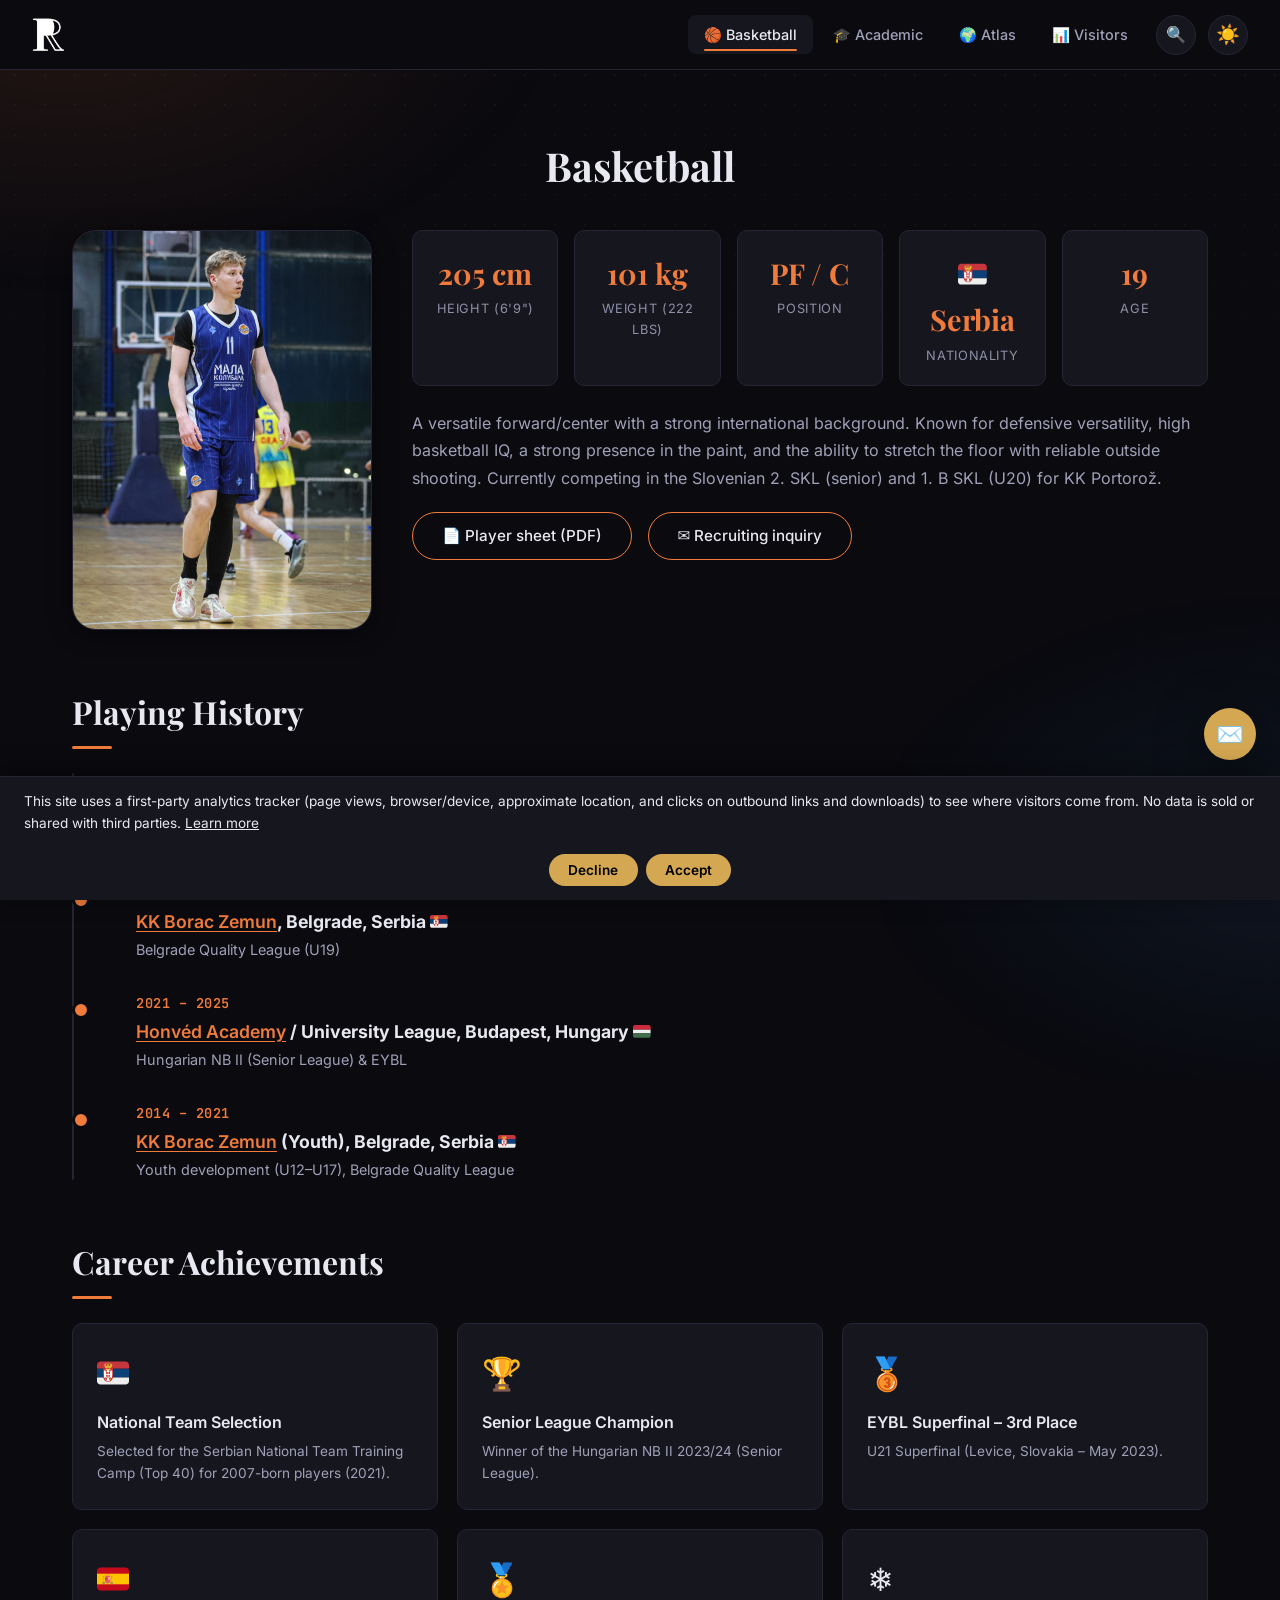
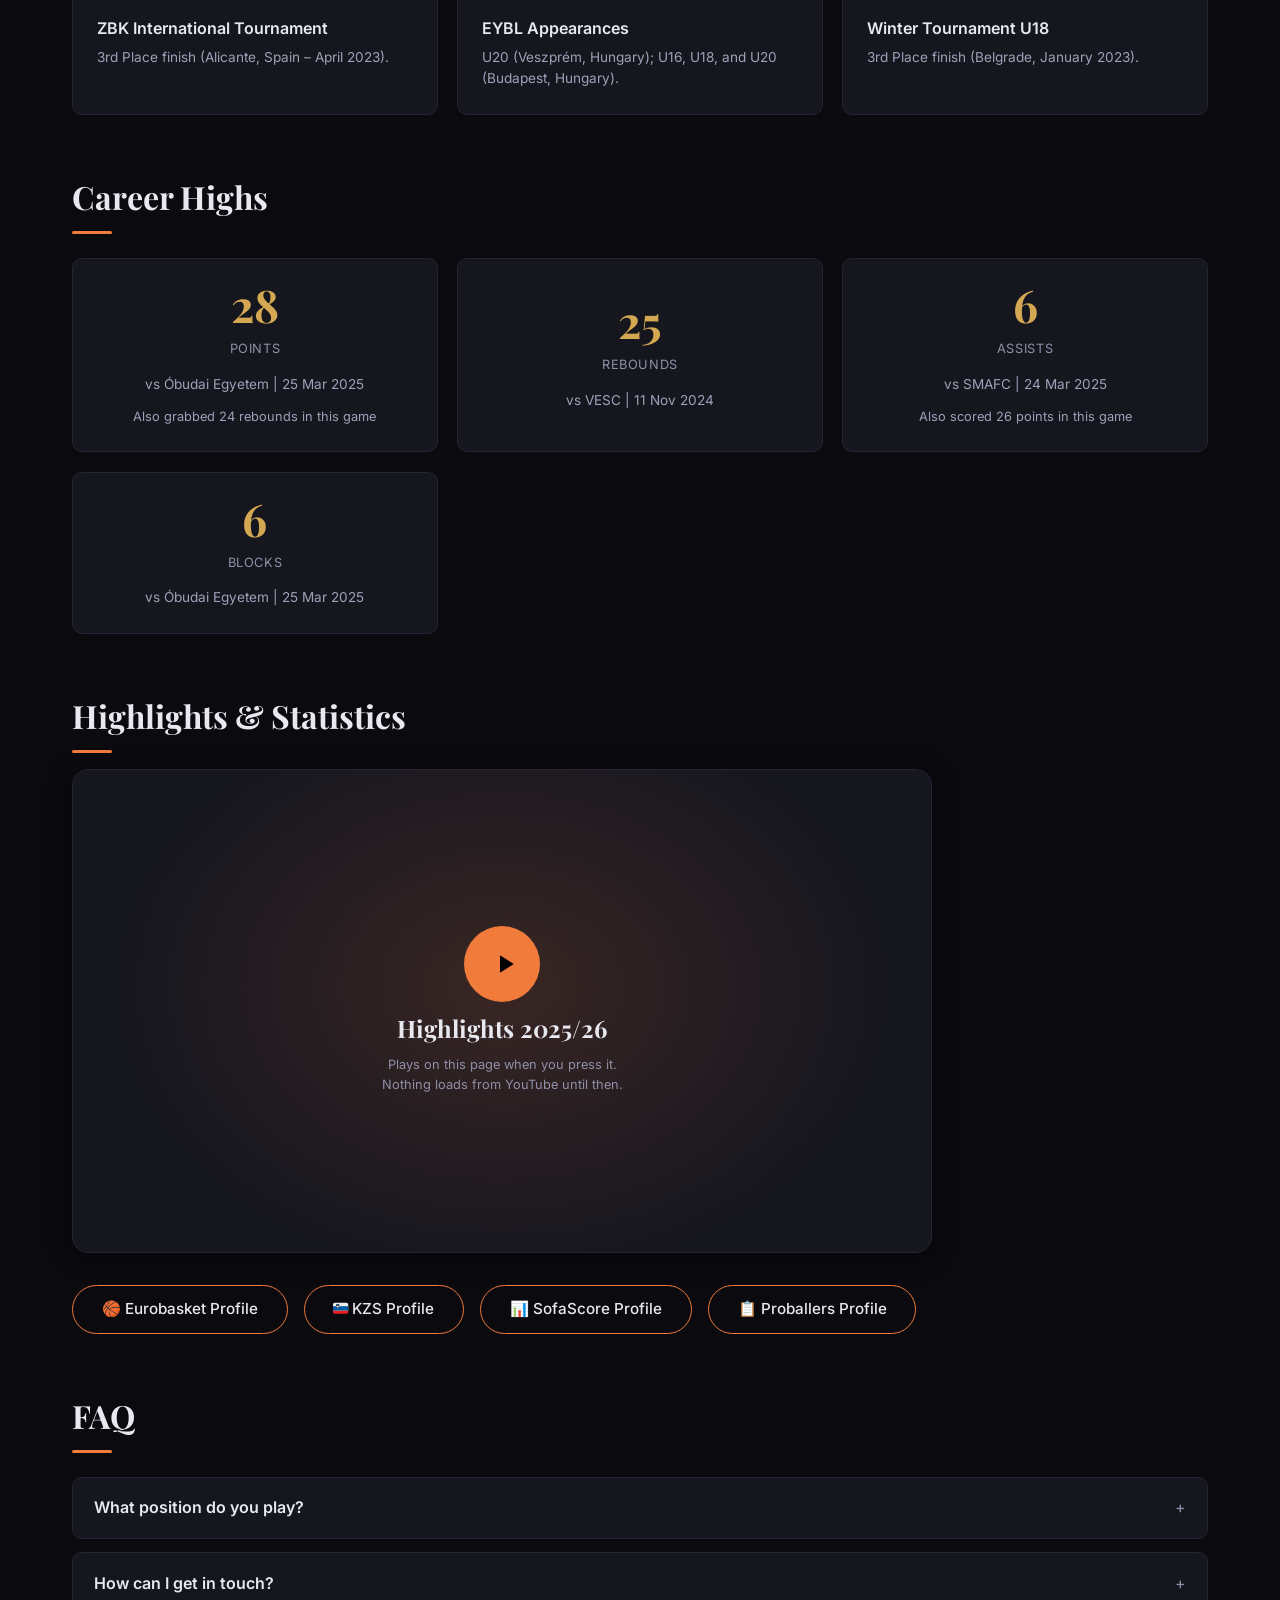
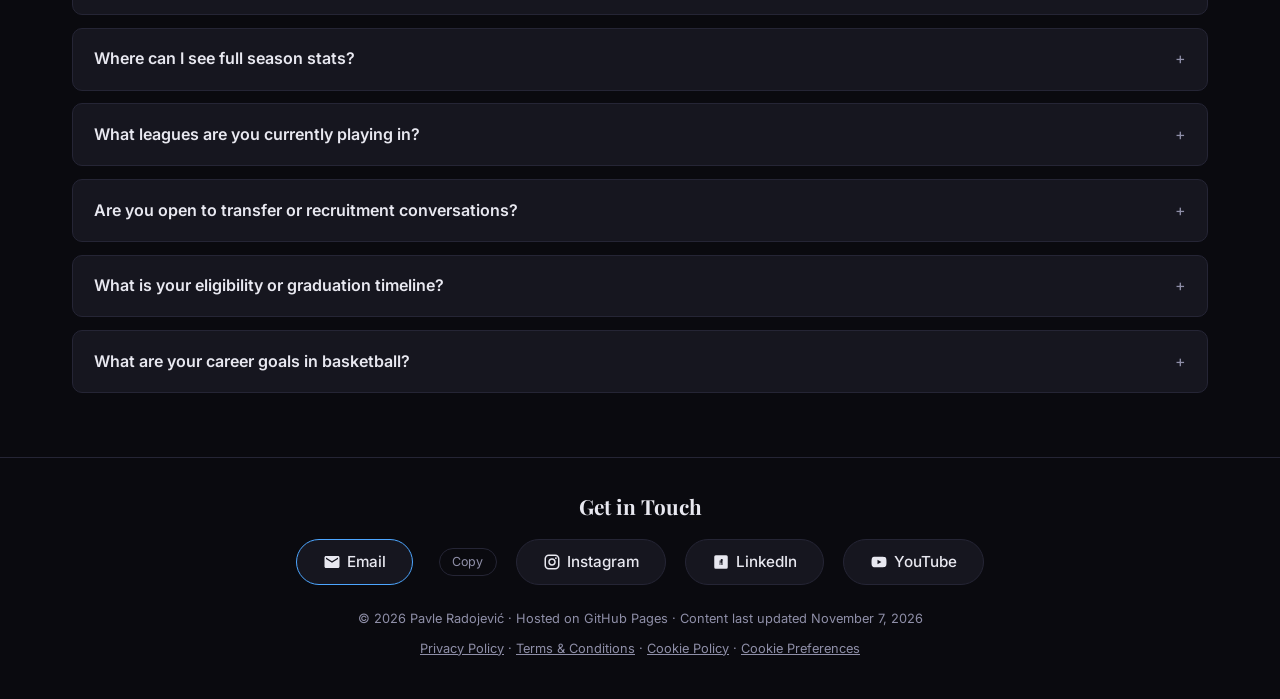
<file: basketball.html>
<!DOCTYPE html>
<html lang="en" data-theme="dark">
<head>
    

    <meta charset="UTF-8">
    <meta name="viewport" content="width=device-width, initial-scale=1.0">
    <title>Basketball — Pavle Radojević</title>
    <meta name="description" content="Basketball profile of Pavle Radojević — player stats, career timeline, achievements.">
    <link rel="icon" type="image/webp" href="images/logo-dark.webp">
    <meta property="og:type" content="profile">
    <meta property="og:title" content="Basketball — Pavle Radojević">
    <meta property="og:description" content="Basketball profile of Pavle Radojević — player stats, career timeline, achievements.">
    <meta property="og:url" content="https://pavleradojevic07.github.io/pavle.radojevic/basketball.html">
    <meta property="og:image" content="https://pavleradojevic07.github.io/pavle.radojevic/images/og-image.png">
    <meta property="og:image:width" content="1200">
    <meta property="og:image:height" content="630">
    <meta property="og:image:alt" content="Pavle Radojević: basketball player, mathematics student and license plate collector">
    <meta name="twitter:card" content="summary_large_image">
    <meta name="twitter:image" content="https://pavleradojevic07.github.io/pavle.radojevic/images/og-image.png">
    <link rel="stylesheet" href="fonts/fonts.css">
    <script>
        (function() {
            var theme = document.cookie.replace(/(?:(?:^|.*;\s*)theme\s*\=\s*([^;]*).*$)|^.*$/, "$1") || 'dark';
            document.documentElement.setAttribute('data-theme', theme);
        })();
    </script>
    <style>
        :root {
            --bg: #0a0a0f;
            --bg-secondary: #111118;
            --bg-card: #16161f;
            --bg-card-hover: #1c1c28;
            --text: #e8e8f0;
            --text-secondary: #a0a0b8;
            --text-muted: #8f8fa8;
            --accent-basketball: #f07b3b;
            --accent-academic: #4da6ff;
            --accent-plates: #3ddc84;
            --accent-gold: #d4a853;
            --border: #252535;
            --shadow: 0 4px 24px rgba(0, 0, 0, 0.4);
            --shadow-lg: 0 12px 48px rgba(0, 0, 0, 0.5);
            --radius: 16px;
            --radius-sm: 10px;
            --radius-lg: 24px;
            --transition: 0.3s cubic-bezier(0.4, 0, 0.2, 1);
            --transition-slow: 0.6s cubic-bezier(0.4, 0, 0.2, 1);
            --font-sans: 'Inter', system-ui, -apple-system, sans-serif;
            --font-display: 'Playfair Display', Georgia, serif;
            --font-mono: 'JetBrains Mono', 'Fira Code', monospace;
            --nav-height: 70px;
            --max-width: 1200px;
        }

        [data-theme="light"] {
            --bg: #f5f5f8;
            --bg-secondary: #ffffff;
            --bg-card: #ffffff;
            --bg-card-hover: #f8f8fc;
            --text: #1a1a2e;
            --text-secondary: #4a4a60;
            --text-muted: #666680;
            --border: #e0e0ea;
            --shadow: 0 4px 20px rgba(0, 0, 0, 0.06);
            --shadow-lg: 0 12px 40px rgba(0, 0, 0, 0.1);
        }

        * { margin: 0; padding: 0; box-sizing: border-box; }
        html { scroll-behavior: smooth; }
        body {
            font-family: var(--font-sans);
            background: var(--bg);
            color: var(--text);
            line-height: 1.6;
            transition: background var(--transition-slow), color var(--transition-slow);
            overflow-x: hidden;
            -webkit-font-smoothing: antialiased;
            display: flex;
            flex-direction: column;
            min-height: 100vh;
        }

        /* ── NAV ── */
        .nav {
            position: fixed; top: 0; left: 0; right: 0; z-index: 1000;
            height: var(--nav-height); background: var(--bg);
            border-bottom: 1px solid var(--border);
            display: flex; align-items: center; justify-content: space-between;
            padding: 0 2rem; backdrop-filter: blur(20px); -webkit-backdrop-filter: blur(20px);
        }
        .nav-logo {
            font-family: var(--font-display);
            font-weight: 700;
            font-size: 1.4rem;
            letter-spacing: -0.02em;
            color: var(--text);
            text-decoration: none;
        }

        /* Logo image switching */
        .logo-dark, .logo-light {
            height: 36px;              /* adjust to your logo size */
            display: block;
        }
        .logo-light { display: none; }
        [data-theme="light"] .logo-dark { display: none; }
        [data-theme="light"] .logo-light { display: block; }
        .nav-links { display: flex; gap: 0.25rem; align-items: center; }
        .nav-link {
            color: var(--text-secondary); text-decoration: none; font-weight: 500;
            font-size: 0.9rem; padding: 0.5rem 1rem; border-radius: 8px;
            transition: all var(--transition); white-space: nowrap;
        }
        .nav-link:hover, .nav-link.active { color: var(--text); background: var(--bg-card); }
        .nav-link.basketball-link:hover { color: var(--accent-basketball); }
        .theme-toggle {
            background: var(--bg-card); border: 1px solid var(--border); color: var(--text);
            cursor: pointer; width: 40px; height: 40px; border-radius: 50%;
            display: flex; align-items: center; justify-content: center; font-size: 1.2rem;
            transition: all var(--transition); margin-left: 0.5rem;
        }
        .theme-toggle:hover { background: var(--bg-card-hover); transform: rotate(30deg); }
        .mobile-menu-btn { display: none; background: none; border: none; color: var(--text); font-size: 1.6rem; cursor: pointer; }

        /* ── PAGE CONTENT ── */
        .page-content {
            padding-top: var(--nav-height);
            flex: 1;
        }
        .section {
            padding: 4rem 2rem;
            max-width: var(--max-width);
            margin: 0 auto;
        }
        .section-title {
            font-family: var(--font-display);
            font-size: 2.5rem;
            margin-bottom: 2rem;
            text-align: center;
        }

        /* Profile grid */
        .profile-grid {
            display: grid;
            grid-template-columns: 300px 1fr;
            gap: 2.5rem;
            align-items: start;
        }
        .profile-photo-wrap {
            border-radius: var(--radius-lg);
            overflow: hidden;
            aspect-ratio: 3/4;
            background: var(--bg-card);
            border: 1px solid var(--border);
            box-shadow: var(--shadow);
        }
        .profile-photo-wrap img {
            width: 100%;
            height: 100%;
            object-fit: cover;
            display: block;
        }
        .profile-stats {
            display: grid;
            grid-template-columns: repeat(auto-fill, minmax(140px, 1fr));
            gap: 1rem;
        }
        .stat-card {
            background: var(--bg-card);
            border: 1px solid var(--border);
            border-radius: var(--radius-sm);
            padding: 1.2rem;
            text-align: center;
            transition: all var(--transition);
        }
        .stat-card:hover {
            border-color: var(--accent-basketball);
            transform: translateY(-2px);
        }
        .stat-value {
            font-family: var(--font-display);
            font-size: 1.8rem;
            font-weight: 700;
            color: var(--accent-basketball);
        }
        .stat-label {
            font-size: 0.8rem;
            color: var(--text-muted);
            text-transform: uppercase;
            letter-spacing: 0.05em;
            margin-top: 0.2rem;
        }

        /* Timeline (playing history) */
        .timeline {
            position: relative;
            padding-left: 2rem;
        }
        .timeline::before {
            content: '';
            position: absolute;
            left: 0;
            top: 0;
            bottom: 0;
            width: 2px;
            background: var(--border);
            border-radius: 1px;
        }
        .timeline-item {
            position: relative;
            margin-bottom: 2rem;
            padding-left: 2rem;
        }
        .timeline-item::before {
            content: '';
            position: absolute;
            left: -2rem;
            top: 0.5rem;
            width: 12px;
            height: 12px;
            border-radius: 50%;
            background: var(--accent-basketball);
            border: 3px solid var(--bg);
            z-index: 2;
        }
        .timeline-year {
            font-family: var(--font-mono);
            font-size: 0.85rem;
            color: var(--accent-basketball);
            font-weight: 600;
            letter-spacing: 0.04em;
        }
        .timeline-title {
            font-weight: 700;
            font-size: 1.1rem;
            margin: 0.2rem 0;
        }
        .timeline-desc {
            color: var(--text-secondary);
            font-size: 0.9rem;
            line-height: 1.5;
        }
        .timeline-desc .highlight {
            font-weight: 600;
            color: var(--accent-gold);
        }
        .club-link {
            color: var(--accent-basketball);
            text-decoration: underline;
            text-underline-offset: 3px;
            font-weight: 600;
        }
        .club-link:hover {
            color: #fff;
            background: var(--accent-basketball);
            padding: 0 4px;
            border-radius: 3px;
        }

        /* Achievements */
        .achievements-grid {
            display: grid;
            grid-template-columns: repeat(auto-fill, minmax(280px, 1fr));
            gap: 1.2rem;
        }
        .achievement-card {
            background: var(--bg-card);
            border: 1px solid var(--border);
            border-radius: var(--radius-sm);
            padding: 1.5rem;
            transition: all var(--transition);
            display: flex;
            flex-direction: column;
            gap: 0.5rem;
        }
        .achievement-card:hover {
            border-color: var(--accent-gold);
            transform: translateY(-3px);
            box-shadow: var(--shadow);
        }
        .achievement-icon { font-size: 2rem; margin-bottom: 0.3rem; }
        .achievement-card h4 { font-weight: 600; font-size: 1rem; line-height: 1.3; }
        .ach-detail { font-size: 0.85rem; color: var(--text-secondary); }

        /* Links */
        .action-links {
            display: flex;
            gap: 1rem;
            flex-wrap: wrap;
            margin-top: 2rem;
        }
        .btn-outline {
            color: var(--text);
            text-decoration: none;
            font-weight: 500;
            padding: 0.7rem 1.8rem;
            border-radius: 30px;
            border: 1px solid var(--accent-basketball);
            transition: all var(--transition);
            background: transparent;
            font-size: 0.95rem;
            display: inline-flex;
            align-items: center;
            gap: 0.4rem;
        }
        .btn-outline:hover {
            background: var(--accent-basketball);
            color: #fff;
        }

        /* ── FOOTER ── */
        .contact-footer {
            text-align: center;
            padding: 2rem 1rem 2.5rem;
            border-top: 1px solid var(--border);
            background: var(--bg);
        }
        .contact-footer h4 {
            font-family: var(--font-display);
            font-size: 1.3rem;
            margin-bottom: 1rem;
        }
        .contact-links {
            display: flex;
            gap: 1.2rem;
            justify-content: center;
            flex-wrap: wrap;
            align-items: center;
        }
        .contact-link {
            color: var(--text);
            text-decoration: none;
            font-weight: 500;
            padding: 0.6rem 1.6rem;
            border-radius: 30px;
            border: 1px solid var(--border);
            transition: all var(--transition);
            background: var(--bg-card);
            font-size: 0.95rem;
            display: inline-flex;
            align-items: center;
            gap: 0.4rem;
        }
        .contact-link:hover {
            border-color: var(--accent-gold);
            background: var(--bg-card-hover);
            transform: translateY(-2px);
        }
        .contact-link.email-link { border-color: var(--accent-academic); }
        .footer-note {
            color: var(--text-muted);
            font-size: 0.8rem;
            margin-top: 1.5rem;
        }

        /* Responsive */
        @media (max-width: 900px) {
            .profile-grid { grid-template-columns: 1fr; }
            .profile-photo-wrap { max-width: 300px; margin: 0 auto; }
            .nav-links { display: none; }
            .nav-links.mobile-open {
                display: flex; flex-direction: column; position: absolute;
                top: var(--nav-height); left: 0; right: 0;
                background: var(--bg-secondary); padding: 1rem;
                border-bottom: 1px solid var(--border); box-shadow: var(--shadow-lg);
            }
            .mobile-menu-btn { display: block; }
        }
        @media (max-width: 500px) {
            .section { padding: 2rem 1rem; }
            .profile-stats { grid-template-columns: repeat(2, 1fr); }
            .achievements-grid { grid-template-columns: 1fr; }
        }
        ::-webkit-scrollbar { width: 6px; }
        ::-webkit-scrollbar-track { background: var(--bg); }
        ::-webkit-scrollbar-thumb { background: var(--border); border-radius: 3px; }
        /* Profile photo theme switching */
        /* Selectors must be at least as specific as ".profile-photo-wrap img" (which sets display:block),
           otherwise the hidden image still renders and peeks out below the visible one. */
        .profile-photo-wrap img.img-light { display: none; }
        [data-theme="light"] .profile-photo-wrap img.img-dark { display: none; }
        [data-theme="light"] .profile-photo-wrap img.img-light { display: block; }
    </style>
    <link rel="stylesheet" href="assets/site.css">
    <link rel="stylesheet" href="assets/modern.css">
    <link rel="stylesheet" href="fonts/flags.css">
    <script src="assets/modern.js" defer></script>
    <script src="assets/site.js" defer></script>
</head>
<body>
    <a href="#main-content" class="skip-link">Skip to main content</a>
    <div id="scrollProgressBar"></div>
    <!-- Minimal analytics consent banner (Cloudflare tracker only — no Google Analytics) -->
    <div id="analytics-consent-banner">
        <span>This site uses a first-party analytics tracker (page views, browser/device, approximate location, and clicks on outbound links and downloads) to see where visitors come from. No data is sold or shared with third parties. <a href="cookies.html" style="color:inherit; text-decoration:underline;">Learn more</a></span>
        <div style="display:flex; gap:0.5rem;">
            <button class="ac-btn ac-decline" id="acDeclineBtn">Decline</button>
            <button class="ac-btn ac-accept" id="acAcceptBtn">Accept</button>
        </div>
    </div>

    <!-- ════════════ HEADER ════════════ -->
    <nav class="nav">
        <a href="index.html" class="nav-logo">
            <img src="images/logo-dark.webp" alt="Pavle Radojević — home" class="logo-dark">
            <img src="images/logo-light.webp" alt="Pavle Radojević — home" class="logo-light">
        </a>
        <button class="mobile-menu-btn" id="mobileMenuBtn" aria-label="Menu" aria-expanded="false" aria-controls="navLinks">☰</button>
        <div class="nav-links" id="navLinks">
            <a href="basketball.html" class="nav-link basketball-link active">🏀 Basketball</a>
            <a href="academic.html" class="nav-link academic-link">🎓 Academic</a>
            <a href="plates.html" class="nav-link plates-link">🌍 Atlas</a>
            <a href="visitors.html" class="nav-link">📊 Visitors</a>
            <button id="siteSearchTrigger" aria-label="Search the site">🔍</button>
            <button class="theme-toggle" id="themeToggle" aria-label="Toggle theme">🌙</button>
        </div>
    </nav>

    <button id="backToTopBtn" aria-label="Back to top">↑</button>

    <div id="floatingContact">
        <div id="floatingContactPanel" aria-label="Quick contact options">
            <a href="mailto:pavle.radojevic07@gmail.com">✉️ Email</a>
            <a href="https://instagram.com/pavle.radojevic" target="_blank" rel="noopener">📷 Instagram</a>
            <a href="https://linkedin.com/in/pavle-radojevic-3677b4255/" target="_blank" rel="noopener">💼 LinkedIn</a>
        </div>
        <button id="floatingContactToggle" aria-label="Contact options" aria-controls="floatingContactPanel" aria-expanded="false">✉️</button>
    </div>

    <div id="siteSearchOverlay" role="dialog" aria-modal="true" aria-label="Site search">
        <div id="siteSearchBox">
            <input type="text" id="siteSearchInput" placeholder="Search the site…" aria-label="Search the site" autocomplete="off">
            <div id="siteSearchResults"></div>
        </div>
    </div>

    <div class="confirm-modal-overlay" id="cookiePrefsConfirmModal" role="dialog" aria-modal="true">
        <div class="confirm-modal-box">
            <h4>Reset cookie preferences?</h4>
            <p>You'll see the consent banner again on your next page load.</p>
            <div class="confirm-modal-actions">
                <button class="confirm-modal-cancel" id="cookiePrefsCancelBtn" type="button">Cancel</button>
                <button class="confirm-modal-confirm" id="cookiePrefsConfirmBtn" type="button">Reset</button>
            </div>
        </div>
    </div>

    <!-- ════════════ PAGE CONTENT ════════════ -->
    <main class="page-content" id="main-content" tabindex="-1">
        <section class="section">
            <h1 class="section-title">Basketball</h1>

            <!-- Player Profile -->
            <div class="profile-grid">
                <div class="profile-photo-wrap">
                    <img src="images/profile-dark.webp" alt="Photo of Pavle Radojević" class="img-dark">
                    <img src="images/profile-light.webp" alt="Photo of Pavle Radojević" class="img-light">
                </div>
                <div>
                    <div class="profile-stats">
                        <div class="stat-card"><div class="stat-value">205 cm</div><div class="stat-label">Height (6'9")</div></div>
                        <div class="stat-card"><div class="stat-value">101 kg</div><div class="stat-label">Weight (222 lbs)</div></div>
                        <div class="stat-card"><div class="stat-value">PF / C</div><div class="stat-label">Position</div></div>
                        <div class="stat-card"><div class="stat-value">🇷🇸 Serbia</div><div class="stat-label">Nationality</div></div>
                        <div class="stat-card"><div class="stat-value" id="ageValue">—</div><div class="stat-label">Age</div></div>
                    </div>
                    <p style="margin-top:1.5rem; color:var(--text-secondary); line-height:1.7;">
                        A versatile forward/center with a strong international background. Known for defensive versatility, high basketball IQ, a strong presence in the paint, and the ability to stretch the floor with reliable outside shooting. Currently competing in the Slovenian 2. SKL (senior) and 1. B SKL (U20) for KK Portorož.
                    </p>
                    <div class="action-links profile-cta">
                        <a href="files/pavle-radojevic-player-sheet.pdf" class="btn-outline" download>📄 Player sheet (PDF)</a>
                        <a href="mailto:pavle.radojevic07@gmail.com?subject=Recruiting%20inquiry%20-%20Pavle%20Radojevi%C4%87&amp;body=Hello%20Pavle%2C%0D%0A%0D%0AI%20am%20writing%20on%20behalf%20of%20%5Bclub%20/%20school%20/%20agency%5D%20about%20%5Bopportunity%5D.%0D%0A%0D%0ABest%20regards%2C%0D%0A%5BYour%20name%5D" class="btn-outline">✉️ Recruiting inquiry</a>
                    </div>
                </div>
            </div>

            <!-- Basketball Background / Playing History -->
            <h2 style="margin-top:3.5rem; font-family:var(--font-display); font-size:2rem; margin-bottom:1.5rem;">Playing History</h2>
            <div class="timeline">
                <div class="timeline-item">
                    <div class="timeline-year">2026 – Present</div>
                    <div class="timeline-title">
                        <a href="https://kkportoroz.si/" target="_blank" rel="noopener" class="club-link">KK Portorož</a>, Portorož, Slovenia 🇸🇮
                    </div>
                    <div class="timeline-desc">Slovenian 2. SKL (Senior) &amp; 1. B SKL (U20)</div>
                </div>
                <div class="timeline-item">
                    <div class="timeline-year">2025 – 2026</div>
                    <div class="timeline-title">
                        <a href="https://kkboraczemun.com/" target="_blank" rel="noopener" class="club-link">KK Borac Zemun</a>, Belgrade, Serbia 🇷🇸
                    </div>
                    <div class="timeline-desc">Belgrade Quality League (U19)</div>
                </div>
                <div class="timeline-item">
                    <div class="timeline-year">2021 – 2025</div>
                    <div class="timeline-title">
                        <a href="https://honved.hu/kosarlabda/" target="_blank" rel="noopener" class="club-link">Honvéd Academy</a> / University League, Budapest, Hungary 🇭🇺
                    </div>
                    <div class="timeline-desc">Hungarian NB II (Senior League) & EYBL</div>
                </div>
                <div class="timeline-item">
                    <div class="timeline-year">2014 – 2021</div>
                    <div class="timeline-title">
                     <a href="https://kkboraczemun.com/" target="_blank" rel="noopener" class="club-link">KK Borac Zemun</a> (Youth), Belgrade, Serbia 🇷🇸
                 </div>
                    <div class="timeline-desc">Youth development (U12–U17), Belgrade Quality League</div>
                </div>
            </div>

            <!-- Career Achievements -->
            <h2 id="achievements" style="margin-top:3.5rem; font-family:var(--font-display); font-size:2rem; margin-bottom:1.5rem;">Career Achievements</h2>
            <div class="achievements-grid">
                <div class="achievement-card">
                    <div class="achievement-icon">🇷🇸</div>
                    <h4>National Team Selection</h4>
                    <div class="ach-detail">Selected for the Serbian National Team Training Camp (Top 40) for 2007-born players (2021).</div>
                </div>
                <div class="achievement-card">
                    <div class="achievement-icon">🏆</div>
                    <h4>Senior League Champion</h4>
                    <div class="ach-detail">Winner of the Hungarian NB II 2023/24 (Senior League).</div>
                </div>
                <div class="achievement-card">
                    <div class="achievement-icon">🥉</div>
                    <h4>EYBL Superfinal – 3rd Place</h4>
                    <div class="ach-detail">U21 Superfinal (Levice, Slovakia – May 2023).</div>
                </div>
                <div class="achievement-card">
                    <div class="achievement-icon">🇪🇸</div>
                    <h4>ZBK International Tournament</h4>
                    <div class="ach-detail">3rd Place finish (Alicante, Spain – April 2023).</div>
                </div>
                <div class="achievement-card">
                    <div class="achievement-icon">🏅</div>
                    <h4>EYBL Appearances</h4>
                    <div class="ach-detail">U20 (Veszprém, Hungary); U16, U18, and U20 (Budapest, Hungary).</div>
                </div>
                <div class="achievement-card">
                    <div class="achievement-icon">❄️</div>
                    <h4>Winter Tournament U18</h4>
                    <div class="ach-detail">3rd Place finish (Belgrade, January 2023).</div>
                </div>
            </div>

            <!-- Career Highs -->
            <h2 id="career-highs" style="margin-top:3.5rem; font-family:var(--font-display); font-size:2rem; margin-bottom:1.5rem;">Career Highs</h2>
<div class="achievements-grid">
    <!-- Points -->
    <div class="achievement-card" style="display:flex; flex-direction:column; align-items:center; justify-content:center; text-align:center;">
        <div style="font-family:var(--font-display); font-size:2.8rem; font-weight:700; color:var(--accent-gold); line-height:1;">28</div>
        <div class="stat-label" style="margin-top:0.2rem;">Points</div>
        <div class="ach-detail" style="margin-top:0.4rem;">vs Óbudai Egyetem | 25 Mar 2025</div>
        <div class="ach-detail" style="font-size:0.8rem; color:var(--text-secondary); margin-top:0.2rem;">Also grabbed 24 rebounds in this game</div>
    </div>
    <!-- Rebounds -->
    <div class="achievement-card" style="display:flex; flex-direction:column; align-items:center; justify-content:center; text-align:center;">
        <div style="font-family:var(--font-display); font-size:2.8rem; font-weight:700; color:var(--accent-gold); line-height:1;">25</div>
        <div class="stat-label" style="margin-top:0.2rem;">Rebounds</div>
        <div class="ach-detail" style="margin-top:0.4rem;">vs VESC | 11 Nov 2024</div>
    </div>
    <!-- Assists -->
    <div class="achievement-card" style="display:flex; flex-direction:column; align-items:center; justify-content:center; text-align:center;">
        <div style="font-family:var(--font-display); font-size:2.8rem; font-weight:700; color:var(--accent-gold); line-height:1;">6</div>
        <div class="stat-label" style="margin-top:0.2rem;">Assists</div>
        <div class="ach-detail" style="margin-top:0.4rem;">vs SMAFC | 24 Mar 2025</div>
        <div class="ach-detail" style="font-size:0.8rem; color:var(--text-secondary); margin-top:0.2rem;">Also scored 26 points in this game</div>
    </div>
    <!-- Blocks -->
    <div class="achievement-card" style="display:flex; flex-direction:column; align-items:center; justify-content:center; text-align:center;">
        <div style="font-family:var(--font-display); font-size:2.8rem; font-weight:700; color:var(--accent-gold); line-height:1;">6</div>
        <div class="stat-label" style="margin-top:0.2rem;">Blocks</div>
        <div class="ach-detail" style="margin-top:0.4rem;">vs Óbudai Egyetem | 25 Mar 2025</div>
    </div>
</div>

            <!-- Highlights & Statistics -->
            <h2 id="highlights" style="margin-top:3.5rem; font-family:var(--font-display); font-size:2rem; margin-bottom:1rem;">Highlights & Statistics</h2>
            <div class="video-embed">
                <a href="https://youtu.be/clxgFeRJaLQ" class="video-facade" data-video-id="clxgFeRJaLQ" data-title="Pavle Radojević - Highlights 2025/26" data-label="Highlight video 2025/26 (played on site)" target="_blank" rel="noopener">
                    <span class="video-play" aria-hidden="true"><svg width="30" height="30" viewBox="0 0 24 24" focusable="false"><path d="M8 5v14l11-7z" fill="currentColor"/></svg></span>
                    <span class="video-title">Highlights 2025/26</span>
                    <span class="video-note">Plays on this page when you press it. Nothing loads from YouTube until then.</span>
                </a>
            </div>
            <div class="action-links">
                <a href="https://basketball.eurobasket.com/player/Pavle-Radojevic/686578" target="_blank" rel="noopener" class="btn-outline">🏀 Eurobasket Profile</a>
                <a href="https://www.kzs.si/igralec/108821" target="_blank" rel="noopener" class="btn-outline">🇸🇮 KZS Profile</a>
                <a href="https://www.sofascore.com/basketball/player/pavle-radojevic/2786761" target="_blank" rel="noopener" class="btn-outline">📊 SofaScore Profile</a>
                <a href="https://www.proballers.com/basketball/player/317115/pavle-radojevic" target="_blank" rel="noopener" class="btn-outline">📋 Proballers Profile</a>
            </div>

            <!-- FAQ -->
            <h2 id="faq" style="margin-top:3.5rem; font-family:var(--font-display); font-size:2rem; margin-bottom:1.5rem;">FAQ</h2>
            <div class="faq-list">
                <div class="faq-item" tabindex="0" role="button" aria-expanded="false">
                    <div class="faq-question">What position do you play?</div>
                    <div class="faq-answer">Power forward / center (PF/C). Height, weight, and nationality are in the profile at the top of this page.</div>
                </div>
                <div class="faq-item" tabindex="0" role="button" aria-expanded="false">
                    <div class="faq-question">How can I get in touch?</div>
                    <div class="faq-answer">Email is the fastest way: pavle.radojevic07@gmail.com. Instagram, LinkedIn, and YouTube links are in the footer.</div>
                </div>
                <div class="faq-item" tabindex="0" role="button" aria-expanded="false">
                    <div class="faq-question">Where can I see full season stats?</div>
                    <div class="faq-answer">Use the Eurobasket, KZS (Slovenian Basketball Association), SofaScore, or Proballers links in the Highlights &amp; Statistics section above.</div>
                </div>
                <div class="faq-item" tabindex="0" role="button" aria-expanded="false">
                    <div class="faq-question">What leagues are you currently playing in?</div>
                    <div class="faq-answer">I'm currently playing in the Slovenian 2. SKL for the senior team and 1. B SKL for the U20 team, both with KK Portorož.</div>
                </div>
                <div class="faq-item" tabindex="0" role="button" aria-expanded="false">
                    <div class="faq-question">Are you open to transfer or recruitment conversations?</div>
                    <div class="faq-answer">Yes. Even though I'm currently playing for KK Portorož for the 2026–2027 season, I'm always open to conversations with those following my work for future possible arrangements. Feel free to reach out by email.</div>
                </div>
                <div class="faq-item" tabindex="0" role="button" aria-expanded="false">
                    <div class="faq-question">What is your eligibility or graduation timeline?</div>
                    <div class="faq-answer">I'm graduating university in 3 years, in the summer of 2029.</div>
                </div>
                <div class="faq-item" tabindex="0" role="button" aria-expanded="false">
                    <div class="faq-question">What are your career goals in basketball?</div>
                    <div class="faq-answer">To keep getting better, meet and connect with more people, grow as a person, and learn what it means to be a real team member — adapting to new environments and new teams that share the same goals. Most of all, to compete and play at the highest level possible.</div>
                </div>
            </div>
        </section>
    </main>

    <!-- ════════════ FOOTER ════════════ -->
    <footer class="contact-footer">
        <h4>Get in Touch</h4>
        <div class="contact-links">
            <!-- Gmail -->
            <a href="mailto:pavle.radojevic07@gmail.com" class="contact-link email-link">
                <svg width="18" height="18" viewBox="0 0 24 24" fill="currentColor">
                    <path d="M20 4H4c-1.1 0-2 .9-2 2v12c0 1.1.9 2 2 2h16c1.1 0 2-.9 2-2V6c0-1.1-.9-2-2-2zm0 4-8 5-8-5V6l8 5 8-5v2z"/>
                </svg>
            Email
            </a>
            <button type="button" class="copy-email-btn" data-email="pavle.radojevic07@gmail.com" aria-label="Copy email address to clipboard">Copy</button>
            <!-- Instagram -->
            <a href="https://instagram.com/pavle.radojevic" target="_blank" rel="noopener" class="contact-link">
                <svg width="18" height="18" viewBox="0 0 24 24" fill="currentColor">
                    <path d="M7.8 2h8.4C19.4 2 22 4.6 22 7.8v8.4c0 3.2-2.6 5.8-5.8 5.8H7.8C4.6 22 2 19.4 2 16.2V7.8C2 4.6 4.6 2 7.8 2zm-.2 2C5.6 4 4 5.6 4 7.6v8.8C4 18.4 5.6 20 7.6 20h8.8c2 0 3.6-1.6 3.6-3.6V7.6C20 5.6 18.4 4 16.4 4H7.6zm9.6 1.5a1.25 1.25 0 110 2.5 1.25 1.25 0 010-2.5zM12 7c2.8 0 5 2.2 5 5s-2.2 5-5 5-5-2.2-5-5 2.2-5 5-5zm0 2c-1.7 0-3 1.3-3 3s1.3 3 3 3 3-1.3 3-3-1.3-3-3-3z"/>
                </svg>
                Instagram
            </a>
            <!-- LinkedIn -->
            <a href="https://linkedin.com/in/pavle-radojevic-3677b4255/" target="_blank" rel="noopener" class="contact-link">
                <svg width="18" height="18" viewBox="0 0 24 24" fill="currentColor">
                    <path d="M19 3a2 2 0 012 2v14a2 2 0 01-2 2H5a2 2 0 01-2-2V5a2 2 0 012-2h14zm-3 7h-1.5v-.5c0-.8-.7-1.5-1.5-1.5s-1.5.7-1.5 1.5V10H10v6h1.5v-3h1v3H14v-6zm-5 0H9.5v6H11v-6zm-2-1.5a1.25 1.25 0 110-2.5 1.25 1.25 0 010 2.5z"/>
                </svg>
                LinkedIn
            </a>
            <!-- YouTube -->
            <a href="https://www.youtube.com/@pavleradojevic5867" target="_blank" rel="noopener" class="contact-link">
                <svg width="18" height="18" viewBox="0 0 24 24" fill="currentColor">
                    <path d="M10 15l5.19-3L10 9v6zm11.56-7.83c.13.47.22 1.1.28 1.9.07.8.1 1.49.1 2.09L22 12c0 2.19-.16 3.8-.44 4.83-.25.9-.83 1.48-1.73 1.73-.47.13-1.33.22-2.65.28-1.3.07-2.49.1-3.59.1L12 19c-4.19 0-6.8-.16-7.83-.44-.9-.25-1.48-.83-1.73-1.73-.13-.47-.22-1.1-.28-1.9-.07-.8-.1-1.49-.1-2.09L2 12c0-2.19.16-3.8.44-4.83.25-.9.83-1.48 1.73-1.73.47-.13 1.33-.22 2.65-.28 1.3-.07 2.49-.1 3.59-.1L12 5c4.19 0 6.8.16 7.83.44.9.25 1.48.83 1.73 1.73z"/>
                </svg>
                YouTube
            </a>
        </div>
        <p class="footer-note">© 2026 Pavle Radojević · Hosted on GitHub Pages · Content last updated November 7, 2026</p>
        <p class="footer-note" style="margin-top:0.6rem;">
            <a href="privacy.html" style="color:var(--text-muted); text-decoration:underline;">Privacy Policy</a> ·
            <a href="terms.html" style="color:var(--text-muted); text-decoration:underline;">Terms &amp; Conditions</a> ·
            <a href="cookies.html" style="color:var(--text-muted); text-decoration:underline;">Cookie Policy</a> ·
            <button id="cookiePrefsBtn" type="button" style="background:none; border:none; padding:0; margin:0; font:inherit; color:var(--text-muted); text-decoration:underline; cursor:pointer;">Cookie Preferences</button>
        </p>
    </footer>

    <script>


        // Auto-calculate age from birthdate (08 Jan 2007)
        (function () {
            var birthDate = new Date(2007, 0, 8); // January 8, 2007
            var today = new Date();
            var age = today.getFullYear() - birthDate.getFullYear();
            var monthDiff = today.getMonth() - birthDate.getMonth();
            if (monthDiff < 0 || (monthDiff === 0 && today.getDate() < birthDate.getDate())) {
                age--;
            }
            var ageEl = document.getElementById('ageValue');
            if (ageEl) ageEl.textContent = age;
        })();
    </script>
</body>
</html>
</file>
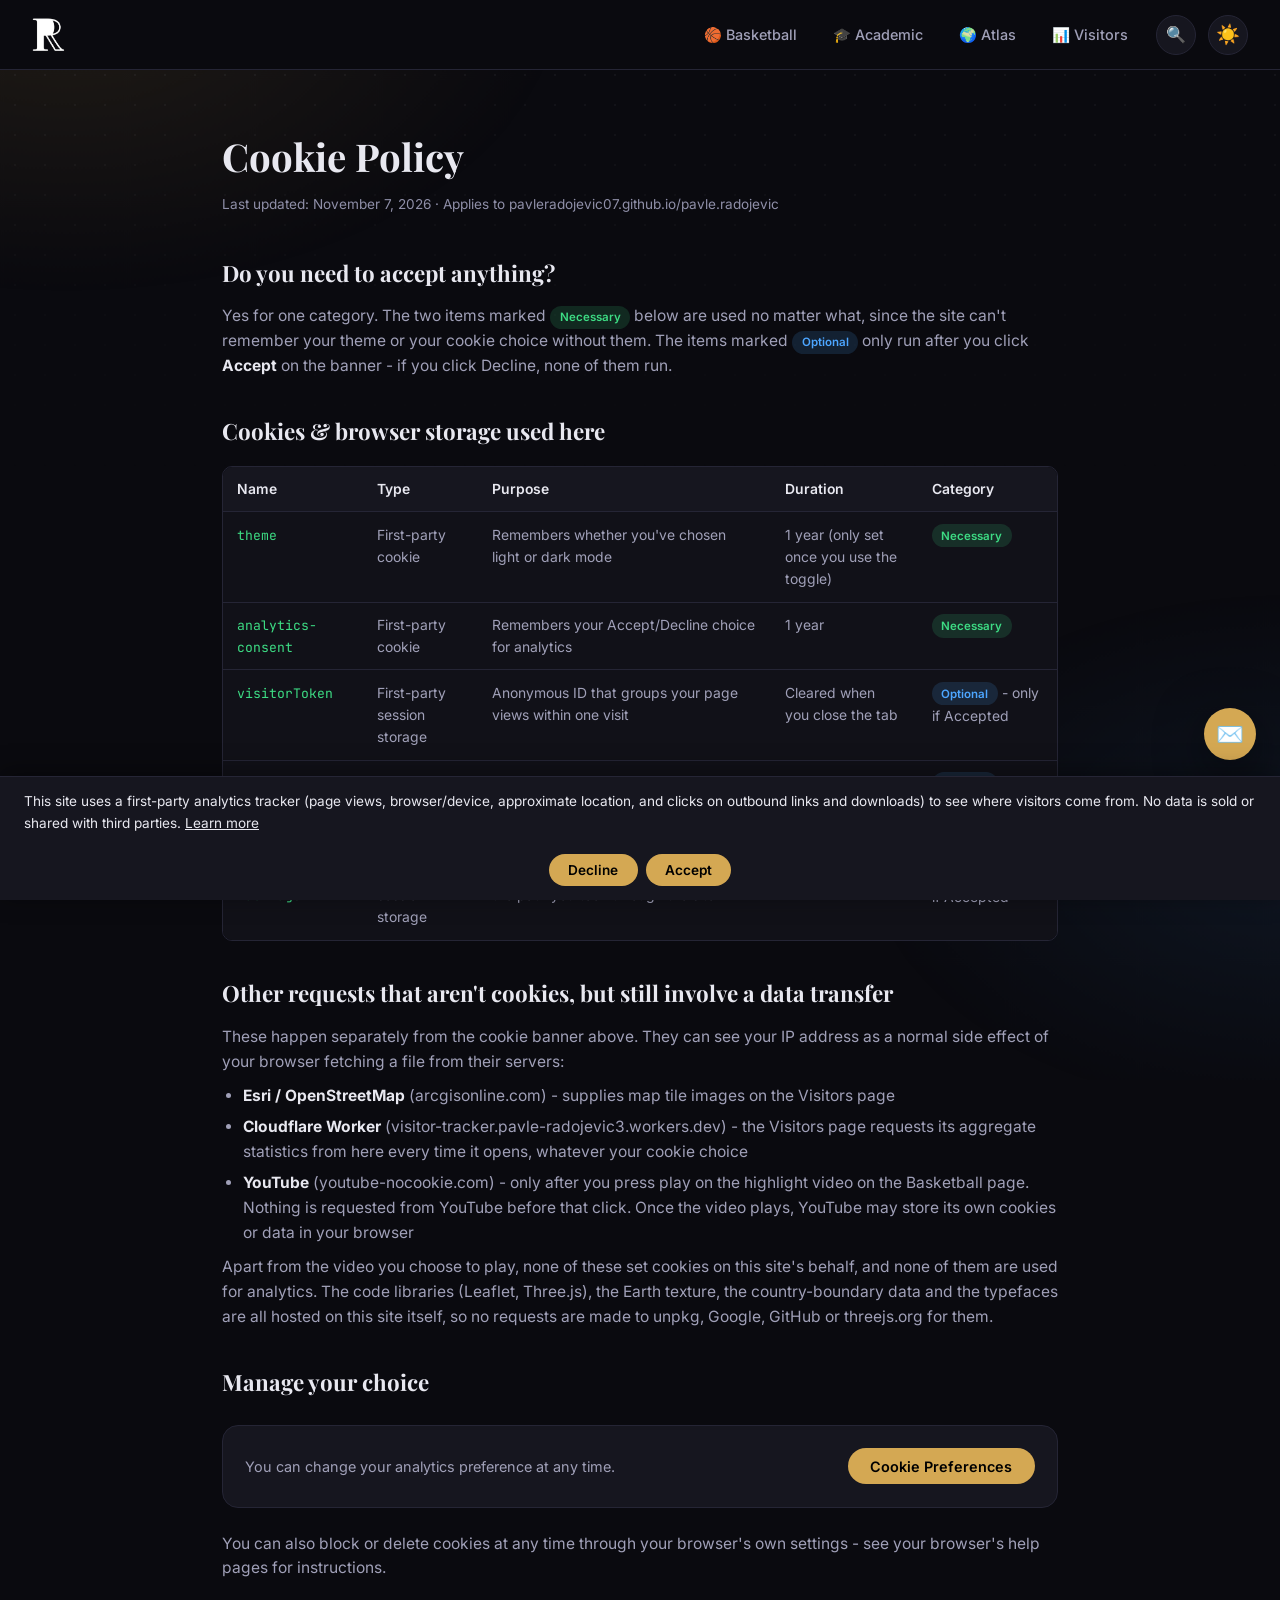
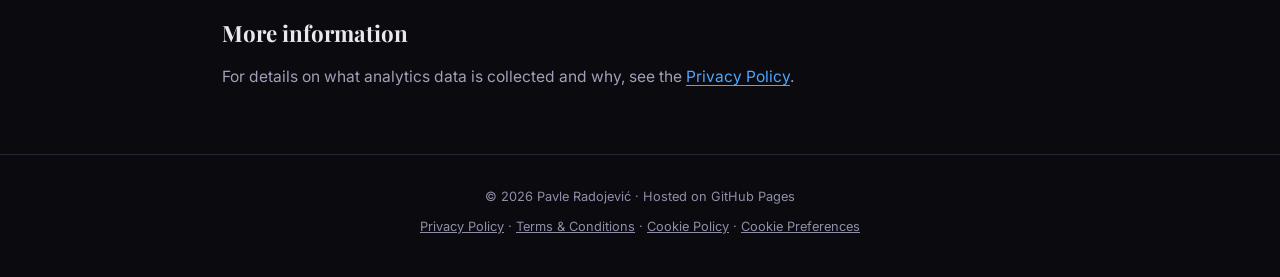
<file: cookies.html>
<!DOCTYPE html>
<html lang="en" data-theme="dark">
<head>
    <meta charset="UTF-8">
    <meta name="viewport" content="width=device-width, initial-scale=1.0">
    <title>Cookie Policy - Pavle Radojević</title>
    <meta name="description" content="Cookie Policy for pavleradojevic07.github.io/pavle.radojevic">
    <meta name="robots" content="noindex">
    <link rel="icon" type="image/webp" href="images/logo-dark.webp">
    <link rel="stylesheet" href="fonts/fonts.css">
    <script>
        (function() {
            var theme = document.cookie.replace(/(?:(?:^|.*;\s*)theme\s*\=\s*([^;]*).*$)|^.*$/, "$1") || 'dark';
            document.documentElement.setAttribute('data-theme', theme);
        })();
    </script>
    <style>
        :root {
            --bg: #0a0a0f; --bg-secondary: #111118; --bg-card: #16161f; --bg-card-hover: #1c1c28;
            --text: #e8e8f0; --text-secondary: #a0a0b8; --text-muted: #8f8fa8;
            --accent-basketball: #f07b3b; --accent-academic: #4da6ff; --accent-plates: #3ddc84; --accent-gold: #d4a853;
            --border: #252535; --shadow: 0 4px 24px rgba(0,0,0,0.4); --shadow-lg: 0 12px 48px rgba(0,0,0,0.5);
            --radius: 16px; --radius-sm: 10px; --radius-lg: 24px; --transition: 0.3s cubic-bezier(0.4, 0, 0.2, 1);
            --font-sans: 'Inter', system-ui, sans-serif; --font-display: 'Playfair Display', serif;
            --font-mono: 'JetBrains Mono', monospace; --nav-height: 70px; --max-width: 900px;
        }
        [data-theme="light"] {
            --bg: #f5f5f8; --bg-secondary: #ffffff; --bg-card: #ffffff; --bg-card-hover: #f8f8fc;
            --text: #1a1a2e; --text-secondary: #4a4a60; --text-muted: #666680;
            --border: #e0e0ea; --shadow: 0 4px 20px rgba(0,0,0,0.06); --shadow-lg: 0 12px 40px rgba(0,0,0,0.1);
        }
        * { margin:0; padding:0; box-sizing:border-box; }
        html { scroll-behavior: smooth; }
        body {
            font-family: var(--font-sans); background: var(--bg); color: var(--text);
            line-height: 1.6; transition: background var(--transition), color var(--transition);
            -webkit-font-smoothing: antialiased; display:flex; flex-direction:column; min-height:100vh;
        }
        .nav {
            position: fixed; top:0; left:0; right:0; z-index:1000; height:var(--nav-height);
            background:var(--bg); border-bottom:1px solid var(--border);
            display:flex; align-items:center; justify-content:space-between;
            padding:0 2rem; backdrop-filter:blur(20px);
        }
        .nav-logo { font-family: var(--font-display); font-weight:700; font-size:1.4rem; letter-spacing:-0.02em; color:var(--text); text-decoration:none; }
        .logo-dark, .logo-light { height:36px; display:block; }
        .logo-light { display:none; }
        [data-theme="light"] .logo-dark { display:none; }
        [data-theme="light"] .logo-light { display:block; }
        .nav-links { display:flex; gap:0.25rem; align-items:center; }
        .nav-link { color:var(--text-secondary); text-decoration:none; font-weight:500; font-size:0.9rem; padding:0.5rem 1rem; border-radius:8px; transition:all var(--transition); }
        .nav-link:hover { color:var(--text); background:var(--bg-card); }
        .theme-toggle {
            background:var(--bg-card); border:1px solid var(--border); color:var(--text);
            cursor:pointer; width:40px; height:40px; border-radius:50%;
            display:flex; align-items:center; justify-content:center; font-size:1.2rem;
            transition:all var(--transition); margin-left:0.5rem;
        }
        .theme-toggle:hover { background:var(--bg-card-hover); transform:rotate(30deg); }
        .mobile-menu-btn { display:none; background:none; border:none; color:var(--text); font-size:1.6rem; cursor:pointer; }
        .page-content { padding-top:var(--nav-height); flex:1; }
        .section { padding: 3.5rem 2rem 4rem; max-width:var(--max-width); margin:0 auto; }
        .section-title { font-family: var(--font-display); font-size:2.4rem; margin-bottom:0.4rem; }
        .updated-note { color:var(--text-muted); font-size:0.85rem; margin-bottom:2.5rem; }
        .legal-content h2 { font-family:var(--font-display); font-size:1.4rem; margin:2.2rem 0 0.8rem; }
        .legal-content h2:first-of-type { margin-top:0; }
        .legal-content p, .legal-content li { color:var(--text-secondary); font-size:0.97rem; }
        .legal-content ul { padding-left:1.3rem; margin:0.6rem 0 0.6rem; }
        .legal-content li { margin-bottom:0.4rem; }
        .legal-content a { color:var(--accent-academic); text-decoration:underline; text-underline-offset:3px; }
        .legal-content strong { color:var(--text); }
        .cookie-table-wrap { overflow-x:auto; margin:1rem 0 1.5rem; border:1px solid var(--border); border-radius:var(--radius-sm); }
        table.cookie-table { width:100%; border-collapse:collapse; font-size:0.87rem; min-width:640px; }
        table.cookie-table th, table.cookie-table td { text-align:left; padding:0.7rem 0.9rem; border-bottom:1px solid var(--border); vertical-align:top; }
        table.cookie-table th { background:var(--bg-card); color:var(--text); font-weight:600; }
        table.cookie-table td { color:var(--text-secondary); background:var(--bg-secondary); }
        table.cookie-table tr:last-child td { border-bottom:none; }
        table.cookie-table code { font-family:var(--font-mono); font-size:0.82rem; color:var(--accent-plates); }
        .pill { display:inline-block; padding:0.15rem 0.6rem; border-radius:20px; font-size:0.72rem; font-weight:600; }
        .pill-necessary { background:rgba(61,220,132,0.15); color:var(--accent-plates); }
        .pill-optional { background:rgba(77,166,255,0.15); color:var(--accent-academic); }
        .manage-box {
            background: var(--bg-card); border:1px solid var(--border); border-radius:var(--radius); padding:1.4rem;
            margin:1.5rem 0; display:flex; align-items:center; justify-content:space-between; gap:1rem; flex-wrap:wrap;
        }
        .manage-box p { margin:0; color:var(--text-secondary); font-size:0.9rem; }
        #cookiePrefsBtnMain {
            background:var(--accent-gold); color:#000; border:none; padding:0.6rem 1.4rem; border-radius:30px;
            cursor:pointer; font-weight:600; font-family:var(--font-sans); font-size:0.9rem; white-space:nowrap;
        }
        .contact-footer { text-align:center; padding:2rem 1rem 2.5rem; border-top:1px solid var(--border); background:var(--bg); }
        .footer-note { color:var(--text-muted); font-size:0.8rem; }
        @media (max-width:900px) {
            .nav-links { display:none; }
            .nav-links.mobile-open {
                display:flex; flex-direction:column; position:absolute; top:var(--nav-height); left:0; right:0;
                background:var(--bg-secondary); padding:1rem; border-bottom:1px solid var(--border); box-shadow:var(--shadow-lg);
            }
            .mobile-menu-btn { display:block; }
            .section { padding: 2.5rem 1.2rem 3rem; }
        }
    </style>
    <link rel="stylesheet" href="assets/site.css">
    <link rel="stylesheet" href="assets/modern.css">
    <link rel="stylesheet" href="fonts/flags.css">
    <script src="assets/modern.js" defer></script>
    <script src="assets/site.js" defer></script>
</head>
<body>
    <a href="#main-content" class="skip-link">Skip to main content</a>
    <div id="scrollProgressBar"></div>
    <div id="analytics-consent-banner">
        <span>This site uses a first-party analytics tracker (page views, browser/device, approximate location, and clicks on outbound links and downloads) to see where visitors come from. No data is sold or shared with third parties. <a href="cookies.html" style="color:inherit; text-decoration:underline;">Learn more</a></span>
        <div style="display:flex; gap:0.5rem;">
            <button class="ac-btn ac-decline" id="acDeclineBtn">Decline</button>
            <button class="ac-btn ac-accept" id="acAcceptBtn">Accept</button>
        </div>
    </div>

    <nav class="nav">
        <a href="index.html" class="nav-logo">
            <img src="images/logo-dark.webp" alt="Pavle Radojević - home" class="logo-dark">
            <img src="images/logo-light.webp" alt="Pavle Radojević - home" class="logo-light">
        </a>
        <button class="mobile-menu-btn" id="mobileMenuBtn" aria-label="Menu" aria-expanded="false" aria-controls="navLinks">☰</button>
        <div class="nav-links" id="navLinks">
            <a href="basketball.html" class="nav-link">🏀 Basketball</a>
            <a href="academic.html" class="nav-link">🎓 Academic</a>
            <a href="plates.html" class="nav-link">🌍 Atlas</a>
            <a href="visitors.html" class="nav-link">📊 Visitors</a>
            <button id="siteSearchTrigger" aria-label="Search the site">🔍</button>
            <button class="theme-toggle" id="themeToggle" aria-label="Toggle theme">🌙</button>
        </div>
    </nav>

    <button id="backToTopBtn" aria-label="Back to top">↑</button>

    <div id="floatingContact">
        <div id="floatingContactPanel" aria-label="Quick contact options">
            <a href="mailto:pavle.radojevic07@gmail.com">✉️ Email</a>
            <a href="https://instagram.com/pavle.radojevic" target="_blank" rel="noopener">📷 Instagram</a>
            <a href="https://linkedin.com/in/pavle-radojevic-3677b4255/" target="_blank" rel="noopener">💼 LinkedIn</a>
        </div>
        <button id="floatingContactToggle" aria-label="Contact options" aria-controls="floatingContactPanel" aria-expanded="false">✉️</button>
    </div>

    <div id="siteSearchOverlay" role="dialog" aria-modal="true" aria-label="Site search">
        <div id="siteSearchBox">
            <input type="text" id="siteSearchInput" placeholder="Search the site…" aria-label="Search the site" autocomplete="off">
            <div id="siteSearchResults"></div>
        </div>
    </div>

    <div class="confirm-modal-overlay" id="cookiePrefsConfirmModal" role="dialog" aria-modal="true">
        <div class="confirm-modal-box">
            <h4>Reset cookie preferences?</h4>
            <p>You'll see the consent banner again on your next page load.</p>
            <div class="confirm-modal-actions">
                <button class="confirm-modal-cancel" id="cookiePrefsCancelBtn" type="button">Cancel</button>
                <button class="confirm-modal-confirm" id="cookiePrefsConfirmBtn" type="button">Reset</button>
            </div>
        </div>
    </div>

    <main class="page-content" id="main-content" tabindex="-1">
        <section class="section">
            <h1 class="section-title">Cookie Policy</h1>
            <p class="updated-note">Last updated: November 7, 2026 · Applies to pavleradojevic07.github.io/pavle.radojevic</p>

            <div class="legal-content">
                <h2>Do you need to accept anything?</h2>
                <p>Yes for one category. The two items marked <span class="pill pill-necessary">Necessary</span> below are used no matter what, since the site can't remember your theme or your cookie choice without them. The items marked <span class="pill pill-optional">Optional</span> only run after you click <strong>Accept</strong> on the banner - if you click Decline, none of them run.</p>

                <h2>Cookies &amp; browser storage used here</h2>
                <div class="cookie-table-wrap">
                    <table class="cookie-table">
                        <thead>
                            <tr><th>Name</th><th>Type</th><th>Purpose</th><th>Duration</th><th>Category</th></tr>
                        </thead>
                        <tbody>
                            <tr>
                                <td><code>theme</code></td>
                                <td>First-party cookie</td>
                                <td>Remembers whether you've chosen light or dark mode</td>
                                <td>1 year (only set once you use the toggle)</td>
                                <td><span class="pill pill-necessary">Necessary</span></td>
                            </tr>
                            <tr>
                                <td><code>analytics-consent</code></td>
                                <td>First-party cookie</td>
                                <td>Remembers your Accept/Decline choice for analytics</td>
                                <td>1 year</td>
                                <td><span class="pill pill-necessary">Necessary</span></td>
                            </tr>
                            <tr>
                                <td><code>visitorToken</code></td>
                                <td>First-party session storage</td>
                                <td>Anonymous ID that groups your page views within one visit</td>
                                <td>Cleared when you close the tab</td>
                                <td><span class="pill pill-optional">Optional</span> - only if Accepted</td>
                            </tr>
                            <tr>
                                <td><code>utmParams</code></td>
                                <td>First-party session storage</td>
                                <td>Remembers campaign tags (utm_source, utm_medium, etc.) from the link you arrived from, if it had any</td>
                                <td>Session only</td>
                                <td><span class="pill pill-optional">Optional</span> - only if Accepted</td>
                            </tr>
                            <tr>
                                <td><code>entryTime</code> / <code>lastPage</code></td>
                                <td>First-party session storage</td>
                                <td>Used to calculate session length and the path you took through the site</td>
                                <td>Session only</td>
                                <td><span class="pill pill-optional">Optional</span> - only if Accepted</td>
                            </tr>
                        </tbody>
                    </table>
                </div>

                <h2>Other requests that aren't cookies, but still involve a data transfer</h2>
                <p>These happen separately from the cookie banner above. They can see your IP address as a normal side effect of your browser fetching a file from their servers:</p>
                <ul>
                    <li><strong>Esri / OpenStreetMap</strong> (arcgisonline.com) - supplies map tile images on the Visitors page</li>
                    <li><strong>Cloudflare Worker</strong> (visitor-tracker.pavle-radojevic3.workers.dev) - the Visitors page requests its aggregate statistics from here every time it opens, whatever your cookie choice</li>
                    <li><strong>YouTube</strong> (youtube-nocookie.com) - only after you press play on the highlight video on the Basketball page. Nothing is requested from YouTube before that click. Once the video plays, YouTube may store its own cookies or data in your browser</li>
                </ul>
                <p>Apart from the video you choose to play, none of these set cookies on this site's behalf, and none of them are used for analytics. The code libraries (Leaflet, Three.js), the Earth texture, the country-boundary data and the typefaces are all hosted on this site itself, so no requests are made to unpkg, Google, GitHub or threejs.org for them.</p>

                <h2>Manage your choice</h2>
                <div class="manage-box">
                    <p>You can change your analytics preference at any time.</p>
                    <button id="cookiePrefsBtnMain" type="button">Cookie Preferences</button>
                </div>
                <p>You can also block or delete cookies at any time through your browser's own settings - see your browser's help pages for instructions.</p>

                <h2>More information</h2>
                <p>For details on what analytics data is collected and why, see the <a href="privacy.html">Privacy Policy</a>.</p>
            </div>
        </section>
    </main>

    <footer class="contact-footer">
        <p class="footer-note">© 2026 Pavle Radojević · Hosted on GitHub Pages</p>
        <p class="footer-note" style="margin-top:0.6rem;">
            <a href="privacy.html" style="color:var(--text-muted); text-decoration:underline;">Privacy Policy</a> ·
            <a href="terms.html" style="color:var(--text-muted); text-decoration:underline;">Terms &amp; Conditions</a> ·
            <a href="cookies.html" style="color:var(--text-muted); text-decoration:underline;">Cookie Policy</a> ·
            <button id="cookiePrefsBtn" type="button" style="background:none; border:none; padding:0; margin:0; font:inherit; color:var(--text-muted); text-decoration:underline; cursor:pointer;">Cookie Preferences</button>
        </p>
    </footer>

</body>
</html>
</file>
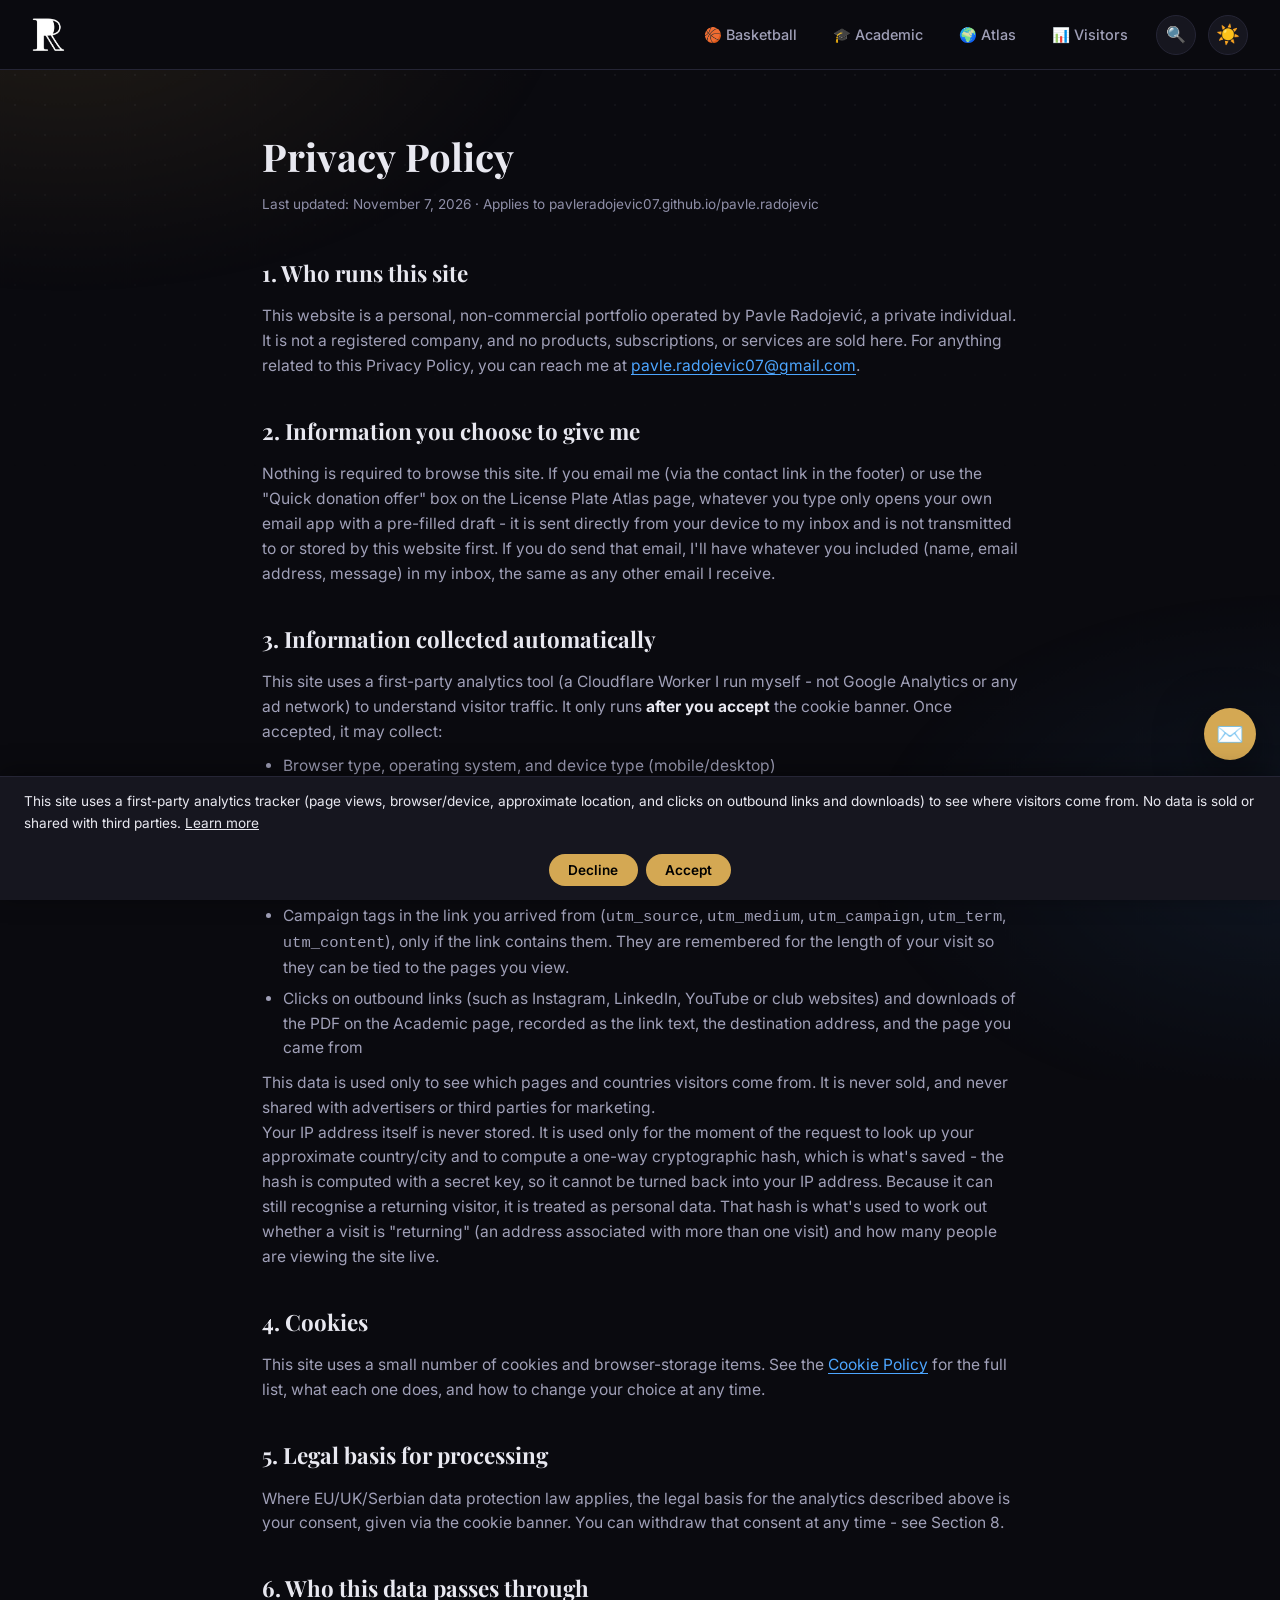
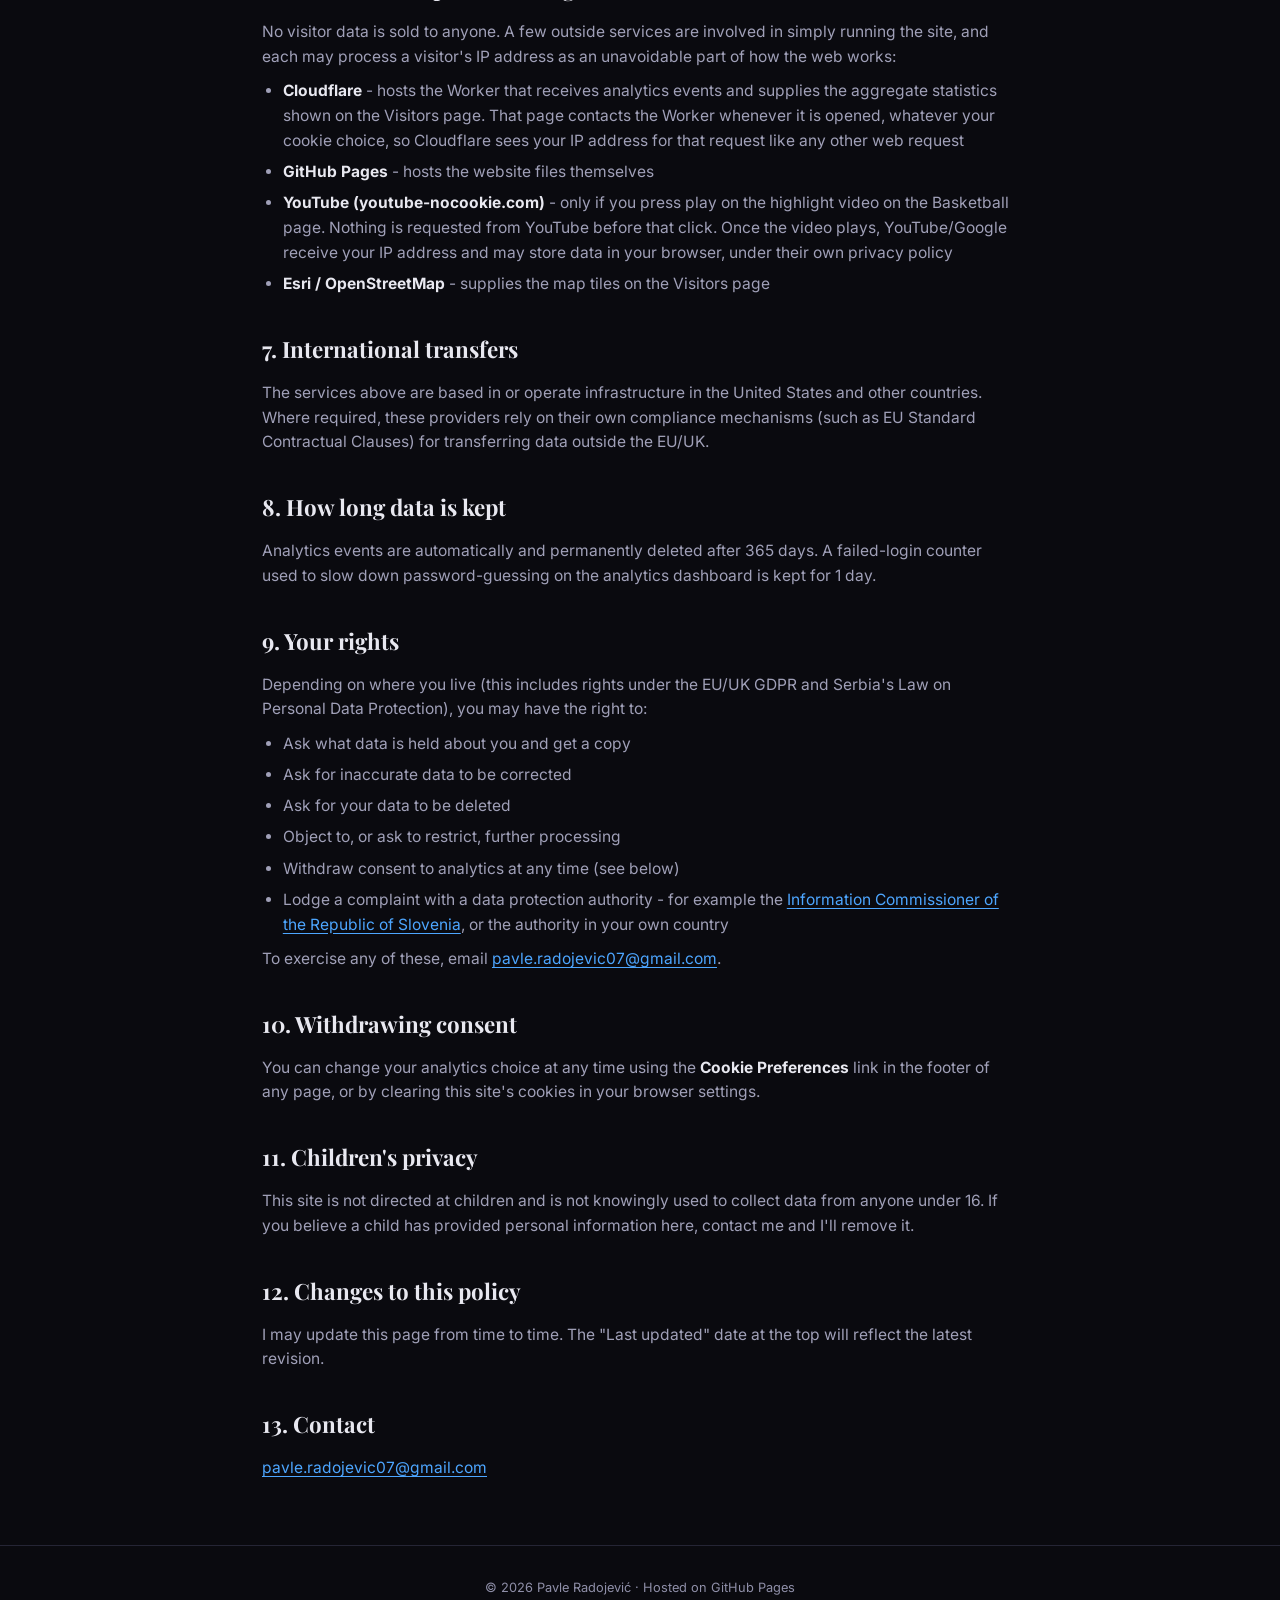
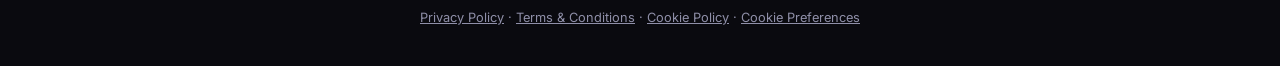
<file: privacy.html>
<!DOCTYPE html>
<html lang="en" data-theme="dark">
<head>
    <meta charset="UTF-8">
    <meta name="viewport" content="width=device-width, initial-scale=1.0">
    <title>Privacy Policy - Pavle Radojević</title>
    <meta name="description" content="Privacy Policy for pavleradojevic07.github.io/pavle.radojevic">
    <meta name="robots" content="noindex">
    <link rel="icon" type="image/webp" href="images/logo-dark.webp">
    <link rel="stylesheet" href="fonts/fonts.css">
    <script>
        (function() {
            var theme = document.cookie.replace(/(?:(?:^|.*;\s*)theme\s*\=\s*([^;]*).*$)|^.*$/, "$1") || 'dark';
            document.documentElement.setAttribute('data-theme', theme);
        })();
    </script>
    <style>
        :root {
            --bg: #0a0a0f; --bg-secondary: #111118; --bg-card: #16161f; --bg-card-hover: #1c1c28;
            --text: #e8e8f0; --text-secondary: #a0a0b8; --text-muted: #8f8fa8;
            --accent-basketball: #f07b3b; --accent-academic: #4da6ff; --accent-plates: #3ddc84; --accent-gold: #d4a853;
            --border: #252535; --shadow: 0 4px 24px rgba(0,0,0,0.4); --shadow-lg: 0 12px 48px rgba(0,0,0,0.5);
            --radius: 16px; --radius-sm: 10px; --radius-lg: 24px; --transition: 0.3s cubic-bezier(0.4, 0, 0.2, 1);
            --font-sans: 'Inter', system-ui, sans-serif; --font-display: 'Playfair Display', serif;
            --font-mono: 'JetBrains Mono', monospace; --nav-height: 70px; --max-width: 820px;
        }
        [data-theme="light"] {
            --bg: #f5f5f8; --bg-secondary: #ffffff; --bg-card: #ffffff; --bg-card-hover: #f8f8fc;
            --text: #1a1a2e; --text-secondary: #4a4a60; --text-muted: #666680;
            --border: #e0e0ea; --shadow: 0 4px 20px rgba(0,0,0,0.06); --shadow-lg: 0 12px 40px rgba(0,0,0,0.1);
        }
        * { margin:0; padding:0; box-sizing:border-box; }
        html { scroll-behavior: smooth; }
        body {
            font-family: var(--font-sans); background: var(--bg); color: var(--text);
            line-height: 1.6; transition: background var(--transition), color var(--transition);
            -webkit-font-smoothing: antialiased; display:flex; flex-direction:column; min-height:100vh;
        }
        .nav {
            position: fixed; top:0; left:0; right:0; z-index:1000; height:var(--nav-height);
            background:var(--bg); border-bottom:1px solid var(--border);
            display:flex; align-items:center; justify-content:space-between;
            padding:0 2rem; backdrop-filter:blur(20px);
        }
        .nav-logo { font-family: var(--font-display); font-weight:700; font-size:1.4rem; letter-spacing:-0.02em; color:var(--text); text-decoration:none; }
        .logo-dark, .logo-light { height:36px; display:block; }
        .logo-light { display:none; }
        [data-theme="light"] .logo-dark { display:none; }
        [data-theme="light"] .logo-light { display:block; }
        .nav-links { display:flex; gap:0.25rem; align-items:center; }
        .nav-link { color:var(--text-secondary); text-decoration:none; font-weight:500; font-size:0.9rem; padding:0.5rem 1rem; border-radius:8px; transition:all var(--transition); }
        .nav-link:hover { color:var(--text); background:var(--bg-card); }
        .theme-toggle {
            background:var(--bg-card); border:1px solid var(--border); color:var(--text);
            cursor:pointer; width:40px; height:40px; border-radius:50%;
            display:flex; align-items:center; justify-content:center; font-size:1.2rem;
            transition:all var(--transition); margin-left:0.5rem;
        }
        .theme-toggle:hover { background:var(--bg-card-hover); transform:rotate(30deg); }
        .mobile-menu-btn { display:none; background:none; border:none; color:var(--text); font-size:1.6rem; cursor:pointer; }
        .page-content { padding-top:var(--nav-height); flex:1; }
        .section { padding: 3.5rem 2rem 4rem; max-width:var(--max-width); margin:0 auto; }
        .section-title { font-family: var(--font-display); font-size:2.4rem; margin-bottom:0.4rem; }
        .updated-note { color:var(--text-muted); font-size:0.85rem; margin-bottom:2.5rem; }
        .legal-content h2 { font-family:var(--font-display); font-size:1.4rem; margin:2.2rem 0 0.8rem; }
        .legal-content h2:first-of-type { margin-top:0; }
        .legal-content p, .legal-content li { color:var(--text-secondary); font-size:0.97rem; }
        .legal-content ul, .legal-content ol { padding-left:1.3rem; margin:0.6rem 0 0.6rem; }
        .legal-content li { margin-bottom:0.4rem; }
        .legal-content a { color:var(--accent-academic); text-decoration:underline; text-underline-offset:3px; }
        .legal-content strong { color:var(--text); }
        .todo-flag {
            background: rgba(212,168,83,0.1); border:1px dashed var(--accent-gold); border-radius:var(--radius-sm);
            padding:0.9rem 1.1rem; margin:0.9rem 0; font-size:0.88rem; color:var(--text);
        }
        .todo-flag strong { color:var(--accent-gold); }
        .contact-footer { text-align:center; padding:2rem 1rem 2.5rem; border-top:1px solid var(--border); background:var(--bg); }
        .footer-note { color:var(--text-muted); font-size:0.8rem; }
        @media (max-width:900px) {
            .nav-links { display:none; }
            .nav-links.mobile-open {
                display:flex; flex-direction:column; position:absolute; top:var(--nav-height); left:0; right:0;
                background:var(--bg-secondary); padding:1rem; border-bottom:1px solid var(--border); box-shadow:var(--shadow-lg);
            }
            .mobile-menu-btn { display:block; }
            .section { padding: 2.5rem 1.2rem 3rem; }
        }
    </style>
    <link rel="stylesheet" href="assets/site.css">
    <link rel="stylesheet" href="assets/modern.css">
    <link rel="stylesheet" href="fonts/flags.css">
    <script src="assets/modern.js" defer></script>
    <script src="assets/site.js" defer></script>
</head>
<body>
    <a href="#main-content" class="skip-link">Skip to main content</a>
    <div id="scrollProgressBar"></div>
    <div id="analytics-consent-banner">
        <span>This site uses a first-party analytics tracker (page views, browser/device, approximate location, and clicks on outbound links and downloads) to see where visitors come from. No data is sold or shared with third parties. <a href="cookies.html" style="color:inherit; text-decoration:underline;">Learn more</a></span>
        <div style="display:flex; gap:0.5rem;">
            <button class="ac-btn ac-decline" id="acDeclineBtn">Decline</button>
            <button class="ac-btn ac-accept" id="acAcceptBtn">Accept</button>
        </div>
    </div>

    <nav class="nav">
        <a href="index.html" class="nav-logo">
            <img src="images/logo-dark.webp" alt="Pavle Radojević - home" class="logo-dark">
            <img src="images/logo-light.webp" alt="Pavle Radojević - home" class="logo-light">
        </a>
        <button class="mobile-menu-btn" id="mobileMenuBtn" aria-label="Menu" aria-expanded="false" aria-controls="navLinks">☰</button>
        <div class="nav-links" id="navLinks">
            <a href="basketball.html" class="nav-link">🏀 Basketball</a>
            <a href="academic.html" class="nav-link">🎓 Academic</a>
            <a href="plates.html" class="nav-link">🌍 Atlas</a>
            <a href="visitors.html" class="nav-link">📊 Visitors</a>
            <button id="siteSearchTrigger" aria-label="Search the site">🔍</button>
            <button class="theme-toggle" id="themeToggle" aria-label="Toggle theme">🌙</button>
        </div>
    </nav>

    <button id="backToTopBtn" aria-label="Back to top">↑</button>

    <div id="floatingContact">
        <div id="floatingContactPanel" aria-label="Quick contact options">
            <a href="mailto:pavle.radojevic07@gmail.com">✉️ Email</a>
            <a href="https://instagram.com/pavle.radojevic" target="_blank" rel="noopener">📷 Instagram</a>
            <a href="https://linkedin.com/in/pavle-radojevic-3677b4255/" target="_blank" rel="noopener">💼 LinkedIn</a>
        </div>
        <button id="floatingContactToggle" aria-label="Contact options" aria-controls="floatingContactPanel" aria-expanded="false">✉️</button>
    </div>

    <div id="siteSearchOverlay" role="dialog" aria-modal="true" aria-label="Site search">
        <div id="siteSearchBox">
            <input type="text" id="siteSearchInput" placeholder="Search the site…" aria-label="Search the site" autocomplete="off">
            <div id="siteSearchResults"></div>
        </div>
    </div>

    <div class="confirm-modal-overlay" id="cookiePrefsConfirmModal" role="dialog" aria-modal="true">
        <div class="confirm-modal-box">
            <h4>Reset cookie preferences?</h4>
            <p>You'll see the consent banner again on your next page load.</p>
            <div class="confirm-modal-actions">
                <button class="confirm-modal-cancel" id="cookiePrefsCancelBtn" type="button">Cancel</button>
                <button class="confirm-modal-confirm" id="cookiePrefsConfirmBtn" type="button">Reset</button>
            </div>
        </div>
    </div>

    <main class="page-content" id="main-content" tabindex="-1">
        <section class="section">
            <h1 class="section-title">Privacy Policy</h1>
            <p class="updated-note">Last updated: November 7, 2026 · Applies to pavleradojevic07.github.io/pavle.radojevic</p>

            <div class="legal-content">
                <h2>1. Who runs this site</h2>
                <p>This website is a personal, non-commercial portfolio operated by Pavle Radojević, a private individual. It is not a registered company, and no products, subscriptions, or services are sold here. For anything related to this Privacy Policy, you can reach me at <a href="mailto:pavle.radojevic07@gmail.com">pavle.radojevic07@gmail.com</a>.</p>

                <h2>2. Information you choose to give me</h2>
                <p>Nothing is required to browse this site. If you email me (via the contact link in the footer) or use the "Quick donation offer" box on the License Plate Atlas page, whatever you type only opens your own email app with a pre-filled draft - it is sent directly from your device to my inbox and is not transmitted to or stored by this website first. If you do send that email, I'll have whatever you included (name, email address, message) in my inbox, the same as any other email I receive.</p>

                <h2>3. Information collected automatically</h2>
                <p>This site uses a first-party analytics tool (a Cloudflare Worker I run myself - not Google Analytics or any ad network) to understand visitor traffic. It only runs <strong>after you accept</strong> the cookie banner. Once accepted, it may collect:</p>
                <ul>
                    <li>Browser type, operating system, and device type (mobile/desktop)</li>
                    <li>Referring page and pages viewed on this site</li>
                    <li>Approximate location (country/city, derived from your IP address)</li>
                    <li>Session timing (arrival time, time spent) and a random session identifier stored in your browser's session storage</li>
                    <li>Campaign tags in the link you arrived from (<code>utm_source</code>, <code>utm_medium</code>, <code>utm_campaign</code>, <code>utm_term</code>, <code>utm_content</code>), only if the link contains them. They are remembered for the length of your visit so they can be tied to the pages you view.</li>
                    <li>Clicks on outbound links (such as Instagram, LinkedIn, YouTube or club websites) and downloads of the PDF on the Academic page, recorded as the link text, the destination address, and the page you came from</li>
                </ul>
                <p>This data is used only to see which pages and countries visitors come from. It is never sold, and never shared with advertisers or third parties for marketing.</p>
                <p>Your IP address itself is never stored. It is used only for the moment of the request to look up your approximate country/city and to compute a one-way cryptographic hash, which is what's saved - the hash is computed with a secret key, so it cannot be turned back into your IP address. Because it can still recognise a returning visitor, it is treated as personal data. That hash is what's used to work out whether a visit is "returning" (an address associated with more than one visit) and how many people are viewing the site live.</p>

                <h2>4. Cookies</h2>
                <p>This site uses a small number of cookies and browser-storage items. See the <a href="cookies.html">Cookie Policy</a> for the full list, what each one does, and how to change your choice at any time.</p>

                <h2>5. Legal basis for processing</h2>
                <p>Where EU/UK/Serbian data protection law applies, the legal basis for the analytics described above is your consent, given via the cookie banner. You can withdraw that consent at any time - see Section 8.</p>

                <h2>6. Who this data passes through</h2>
                <p>No visitor data is sold to anyone. A few outside services are involved in simply running the site, and each may process a visitor's IP address as an unavoidable part of how the web works:</p>
                <ul>
                    <li><strong>Cloudflare</strong> - hosts the Worker that receives analytics events and supplies the aggregate statistics shown on the Visitors page. That page contacts the Worker whenever it is opened, whatever your cookie choice, so Cloudflare sees your IP address for that request like any other web request</li>
                    <li><strong>GitHub Pages</strong> - hosts the website files themselves</li>
                    <li><strong>YouTube (youtube-nocookie.com)</strong> - only if you press play on the highlight video on the Basketball page. Nothing is requested from YouTube before that click. Once the video plays, YouTube/Google receive your IP address and may store data in your browser, under their own privacy policy</li>
                    <li><strong>Esri / OpenStreetMap</strong> - supplies the map tiles on the Visitors page</li>
                </ul>

                <h2>7. International transfers</h2>
                <p>The services above are based in or operate infrastructure in the United States and other countries. Where required, these providers rely on their own compliance mechanisms (such as EU Standard Contractual Clauses) for transferring data outside the EU/UK.</p>

                <h2>8. How long data is kept</h2>
                <p>Analytics events are automatically and permanently deleted after 365 days. A failed-login counter used to slow down password-guessing on the analytics dashboard is kept for 1 day.</p>

                <h2>9. Your rights</h2>
                <p>Depending on where you live (this includes rights under the EU/UK GDPR and Serbia's Law on Personal Data Protection), you may have the right to:</p>
                <ul>
                    <li>Ask what data is held about you and get a copy</li>
                    <li>Ask for inaccurate data to be corrected</li>
                    <li>Ask for your data to be deleted</li>
                    <li>Object to, or ask to restrict, further processing</li>
                    <li>Withdraw consent to analytics at any time (see below)</li>
                    <li>Lodge a complaint with a data protection authority - for example the <a href="https://www.ip-rs.si/en/" target="_blank" rel="noopener">Information Commissioner of the Republic of Slovenia</a>, or the authority in your own country</li>
                </ul>
                <p>To exercise any of these, email <a href="mailto:pavle.radojevic07@gmail.com">pavle.radojevic07@gmail.com</a>.</p>

                <h2>10. Withdrawing consent</h2>
                <p>You can change your analytics choice at any time using the <strong>Cookie Preferences</strong> link in the footer of any page, or by clearing this site's cookies in your browser settings.</p>

                <h2>11. Children's privacy</h2>
                <p>This site is not directed at children and is not knowingly used to collect data from anyone under 16. If you believe a child has provided personal information here, contact me and I'll remove it.</p>

                <h2>12. Changes to this policy</h2>
                <p>I may update this page from time to time. The "Last updated" date at the top will reflect the latest revision.</p>

                <h2>13. Contact</h2>
                <p><a href="mailto:pavle.radojevic07@gmail.com">pavle.radojevic07@gmail.com</a></p>
            </div>
        </section>
    </main>

    <footer class="contact-footer">
        <p class="footer-note">© 2026 Pavle Radojević · Hosted on GitHub Pages</p>
        <p class="footer-note" style="margin-top:0.6rem;">
            <a href="privacy.html" style="color:var(--text-muted); text-decoration:underline;">Privacy Policy</a> ·
            <a href="terms.html" style="color:var(--text-muted); text-decoration:underline;">Terms &amp; Conditions</a> ·
            <a href="cookies.html" style="color:var(--text-muted); text-decoration:underline;">Cookie Policy</a> ·
            <button id="cookiePrefsBtn" type="button" style="background:none; border:none; padding:0; margin:0; font:inherit; color:var(--text-muted); text-decoration:underline; cursor:pointer;">Cookie Preferences</button>
        </p>
    </footer>

</body>
</html>
</file>
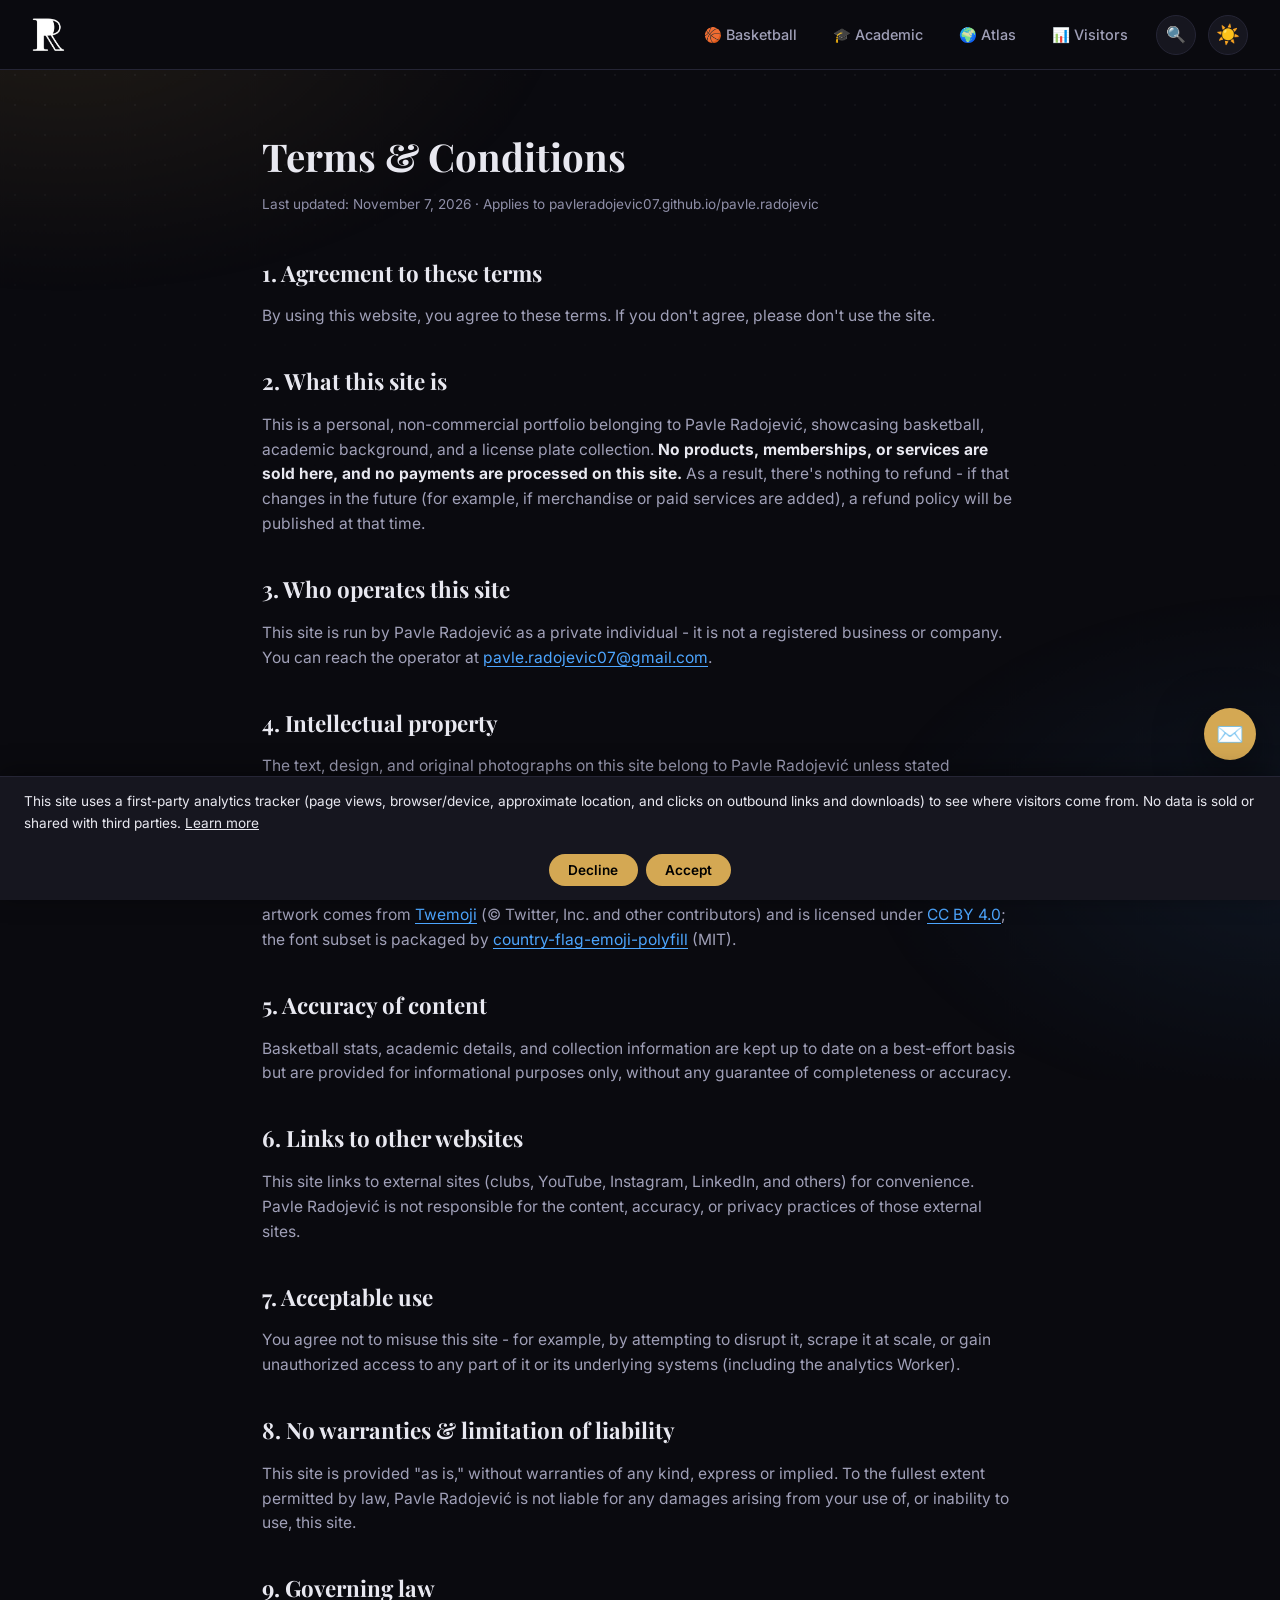
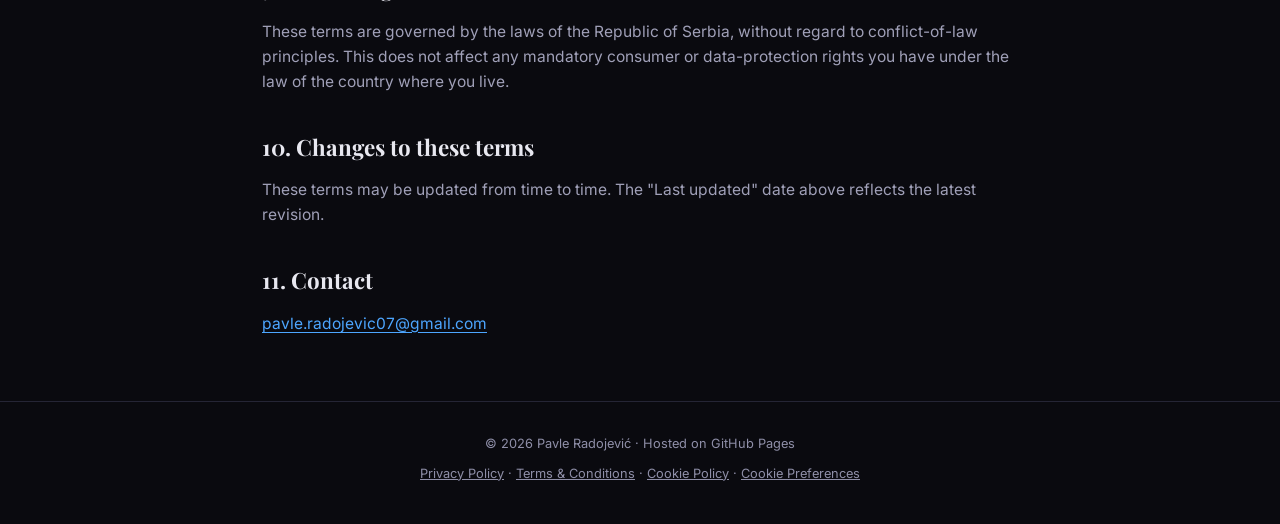
<file: terms.html>
<!DOCTYPE html>
<html lang="en" data-theme="dark">
<head>
    <meta charset="UTF-8">
    <meta name="viewport" content="width=device-width, initial-scale=1.0">
    <title>Terms &amp; Conditions - Pavle Radojević</title>
    <meta name="description" content="Terms and Conditions for pavleradojevic07.github.io/pavle.radojevic">
    <meta name="robots" content="noindex">
    <link rel="icon" type="image/webp" href="images/logo-dark.webp">
    <link rel="stylesheet" href="fonts/fonts.css">
    <script>
        (function() {
            var theme = document.cookie.replace(/(?:(?:^|.*;\s*)theme\s*\=\s*([^;]*).*$)|^.*$/, "$1") || 'dark';
            document.documentElement.setAttribute('data-theme', theme);
        })();
    </script>
    <style>
        :root {
            --bg: #0a0a0f; --bg-secondary: #111118; --bg-card: #16161f; --bg-card-hover: #1c1c28;
            --text: #e8e8f0; --text-secondary: #a0a0b8; --text-muted: #8f8fa8;
            --accent-basketball: #f07b3b; --accent-academic: #4da6ff; --accent-plates: #3ddc84; --accent-gold: #d4a853;
            --border: #252535; --shadow: 0 4px 24px rgba(0,0,0,0.4); --shadow-lg: 0 12px 48px rgba(0,0,0,0.5);
            --radius: 16px; --radius-sm: 10px; --radius-lg: 24px; --transition: 0.3s cubic-bezier(0.4, 0, 0.2, 1);
            --font-sans: 'Inter', system-ui, sans-serif; --font-display: 'Playfair Display', serif;
            --font-mono: 'JetBrains Mono', monospace; --nav-height: 70px; --max-width: 820px;
        }
        [data-theme="light"] {
            --bg: #f5f5f8; --bg-secondary: #ffffff; --bg-card: #ffffff; --bg-card-hover: #f8f8fc;
            --text: #1a1a2e; --text-secondary: #4a4a60; --text-muted: #666680;
            --border: #e0e0ea; --shadow: 0 4px 20px rgba(0,0,0,0.06); --shadow-lg: 0 12px 40px rgba(0,0,0,0.1);
        }
        * { margin:0; padding:0; box-sizing:border-box; }
        html { scroll-behavior: smooth; }
        body {
            font-family: var(--font-sans); background: var(--bg); color: var(--text);
            line-height: 1.6; transition: background var(--transition), color var(--transition);
            -webkit-font-smoothing: antialiased; display:flex; flex-direction:column; min-height:100vh;
        }
        .nav {
            position: fixed; top:0; left:0; right:0; z-index:1000; height:var(--nav-height);
            background:var(--bg); border-bottom:1px solid var(--border);
            display:flex; align-items:center; justify-content:space-between;
            padding:0 2rem; backdrop-filter:blur(20px);
        }
        .nav-logo { font-family: var(--font-display); font-weight:700; font-size:1.4rem; letter-spacing:-0.02em; color:var(--text); text-decoration:none; }
        .logo-dark, .logo-light { height:36px; display:block; }
        .logo-light { display:none; }
        [data-theme="light"] .logo-dark { display:none; }
        [data-theme="light"] .logo-light { display:block; }
        .nav-links { display:flex; gap:0.25rem; align-items:center; }
        .nav-link { color:var(--text-secondary); text-decoration:none; font-weight:500; font-size:0.9rem; padding:0.5rem 1rem; border-radius:8px; transition:all var(--transition); }
        .nav-link:hover { color:var(--text); background:var(--bg-card); }
        .theme-toggle {
            background:var(--bg-card); border:1px solid var(--border); color:var(--text);
            cursor:pointer; width:40px; height:40px; border-radius:50%;
            display:flex; align-items:center; justify-content:center; font-size:1.2rem;
            transition:all var(--transition); margin-left:0.5rem;
        }
        .theme-toggle:hover { background:var(--bg-card-hover); transform:rotate(30deg); }
        .mobile-menu-btn { display:none; background:none; border:none; color:var(--text); font-size:1.6rem; cursor:pointer; }
        .page-content { padding-top:var(--nav-height); flex:1; }
        .section { padding: 3.5rem 2rem 4rem; max-width:var(--max-width); margin:0 auto; }
        .section-title { font-family: var(--font-display); font-size:2.4rem; margin-bottom:0.4rem; }
        .updated-note { color:var(--text-muted); font-size:0.85rem; margin-bottom:2.5rem; }
        .legal-content h2 { font-family:var(--font-display); font-size:1.4rem; margin:2.2rem 0 0.8rem; }
        .legal-content h2:first-of-type { margin-top:0; }
        .legal-content p, .legal-content li { color:var(--text-secondary); font-size:0.97rem; }
        .legal-content ul, .legal-content ol { padding-left:1.3rem; margin:0.6rem 0 0.6rem; }
        .legal-content li { margin-bottom:0.4rem; }
        .legal-content a { color:var(--accent-academic); text-decoration:underline; text-underline-offset:3px; }
        .legal-content strong { color:var(--text); }
        .todo-flag {
            background: rgba(212,168,83,0.1); border:1px dashed var(--accent-gold); border-radius:var(--radius-sm);
            padding:0.9rem 1.1rem; margin:0.9rem 0; font-size:0.88rem; color:var(--text);
        }
        .todo-flag strong { color:var(--accent-gold); }
        .contact-footer { text-align:center; padding:2rem 1rem 2.5rem; border-top:1px solid var(--border); background:var(--bg); }
        .footer-note { color:var(--text-muted); font-size:0.8rem; }
        @media (max-width:900px) {
            .nav-links { display:none; }
            .nav-links.mobile-open {
                display:flex; flex-direction:column; position:absolute; top:var(--nav-height); left:0; right:0;
                background:var(--bg-secondary); padding:1rem; border-bottom:1px solid var(--border); box-shadow:var(--shadow-lg);
            }
            .mobile-menu-btn { display:block; }
            .section { padding: 2.5rem 1.2rem 3rem; }
        }
    </style>
    <link rel="stylesheet" href="assets/site.css">
    <link rel="stylesheet" href="assets/modern.css">
    <link rel="stylesheet" href="fonts/flags.css">
    <script src="assets/modern.js" defer></script>
    <script src="assets/site.js" defer></script>
</head>
<body>
    <a href="#main-content" class="skip-link">Skip to main content</a>
    <div id="scrollProgressBar"></div>
    <div id="analytics-consent-banner">
        <span>This site uses a first-party analytics tracker (page views, browser/device, approximate location, and clicks on outbound links and downloads) to see where visitors come from. No data is sold or shared with third parties. <a href="cookies.html" style="color:inherit; text-decoration:underline;">Learn more</a></span>
        <div style="display:flex; gap:0.5rem;">
            <button class="ac-btn ac-decline" id="acDeclineBtn">Decline</button>
            <button class="ac-btn ac-accept" id="acAcceptBtn">Accept</button>
        </div>
    </div>

    <nav class="nav">
        <a href="index.html" class="nav-logo">
            <img src="images/logo-dark.webp" alt="Pavle Radojević - home" class="logo-dark">
            <img src="images/logo-light.webp" alt="Pavle Radojević - home" class="logo-light">
        </a>
        <button class="mobile-menu-btn" id="mobileMenuBtn" aria-label="Menu" aria-expanded="false" aria-controls="navLinks">☰</button>
        <div class="nav-links" id="navLinks">
            <a href="basketball.html" class="nav-link">🏀 Basketball</a>
            <a href="academic.html" class="nav-link">🎓 Academic</a>
            <a href="plates.html" class="nav-link">🌍 Atlas</a>
            <a href="visitors.html" class="nav-link">📊 Visitors</a>
            <button id="siteSearchTrigger" aria-label="Search the site">🔍</button>
            <button class="theme-toggle" id="themeToggle" aria-label="Toggle theme">🌙</button>
        </div>
    </nav>

    <button id="backToTopBtn" aria-label="Back to top">↑</button>

    <div id="floatingContact">
        <div id="floatingContactPanel" aria-label="Quick contact options">
            <a href="mailto:pavle.radojevic07@gmail.com">✉️ Email</a>
            <a href="https://instagram.com/pavle.radojevic" target="_blank" rel="noopener">📷 Instagram</a>
            <a href="https://linkedin.com/in/pavle-radojevic-3677b4255/" target="_blank" rel="noopener">💼 LinkedIn</a>
        </div>
        <button id="floatingContactToggle" aria-label="Contact options" aria-controls="floatingContactPanel" aria-expanded="false">✉️</button>
    </div>

    <div id="siteSearchOverlay" role="dialog" aria-modal="true" aria-label="Site search">
        <div id="siteSearchBox">
            <input type="text" id="siteSearchInput" placeholder="Search the site…" aria-label="Search the site" autocomplete="off">
            <div id="siteSearchResults"></div>
        </div>
    </div>

    <div class="confirm-modal-overlay" id="cookiePrefsConfirmModal" role="dialog" aria-modal="true">
        <div class="confirm-modal-box">
            <h4>Reset cookie preferences?</h4>
            <p>You'll see the consent banner again on your next page load.</p>
            <div class="confirm-modal-actions">
                <button class="confirm-modal-cancel" id="cookiePrefsCancelBtn" type="button">Cancel</button>
                <button class="confirm-modal-confirm" id="cookiePrefsConfirmBtn" type="button">Reset</button>
            </div>
        </div>
    </div>

    <main class="page-content" id="main-content" tabindex="-1">
        <section class="section">
            <h1 class="section-title">Terms &amp; Conditions</h1>
            <p class="updated-note">Last updated: November 7, 2026 · Applies to pavleradojevic07.github.io/pavle.radojevic</p>

            <div class="legal-content">
                <h2>1. Agreement to these terms</h2>
                <p>By using this website, you agree to these terms. If you don't agree, please don't use the site.</p>

                <h2>2. What this site is</h2>
                <p>This is a personal, non-commercial portfolio belonging to Pavle Radojević, showcasing basketball, academic background, and a license plate collection. <strong>No products, memberships, or services are sold here, and no payments are processed on this site.</strong> As a result, there's nothing to refund - if that changes in the future (for example, if merchandise or paid services are added), a refund policy will be published at that time.</p>

                <h2>3. Who operates this site</h2>
                <p>This site is run by Pavle Radojević as a private individual - it is not a registered business or company. You can reach the operator at <a href="mailto:pavle.radojevic07@gmail.com">pavle.radojevic07@gmail.com</a>.</p>

                <h2>4. Intellectual property</h2>
                <p>The text, design, and original photographs on this site belong to Pavle Radojević unless stated otherwise. Club names, league names, and other third-party marks mentioned are the property of their respective owners and are used only to identify them - no affiliation or endorsement is implied. Map data on the Visitors page is provided by Esri, HERE, Garmin, and © <a href="https://www.openstreetmap.org/copyright" target="_blank" rel="noopener">OpenStreetMap</a> contributors. The 3D globe texture on the Atlas page is a copy, hosted on this site, of an example asset from the Three.js project. Country flag emoji are drawn with the self-hosted "Twemoji Country Flags" font, whose artwork comes from <a href="https://github.com/twitter/twemoji" target="_blank" rel="noopener">Twemoji</a> (&copy; Twitter, Inc. and other contributors) and is licensed under <a href="https://creativecommons.org/licenses/by/4.0/" target="_blank" rel="noopener">CC BY 4.0</a>; the font subset is packaged by <a href="https://github.com/talkjs/country-flag-emoji-polyfill" target="_blank" rel="noopener">country-flag-emoji-polyfill</a> (MIT).</p>

                <h2>5. Accuracy of content</h2>
                <p>Basketball stats, academic details, and collection information are kept up to date on a best-effort basis but are provided for informational purposes only, without any guarantee of completeness or accuracy.</p>

                <h2>6. Links to other websites</h2>
                <p>This site links to external sites (clubs, YouTube, Instagram, LinkedIn, and others) for convenience. Pavle Radojević is not responsible for the content, accuracy, or privacy practices of those external sites.</p>

                <h2>7. Acceptable use</h2>
                <p>You agree not to misuse this site - for example, by attempting to disrupt it, scrape it at scale, or gain unauthorized access to any part of it or its underlying systems (including the analytics Worker).</p>

                <h2>8. No warranties &amp; limitation of liability</h2>
                <p>This site is provided "as is," without warranties of any kind, express or implied. To the fullest extent permitted by law, Pavle Radojević is not liable for any damages arising from your use of, or inability to use, this site.</p>

                <h2>9. Governing law</h2>
                <p>These terms are governed by the laws of the Republic of Serbia, without regard to conflict-of-law principles. This does not affect any mandatory consumer or data-protection rights you have under the law of the country where you live.</p>

                <h2>10. Changes to these terms</h2>
                <p>These terms may be updated from time to time. The "Last updated" date above reflects the latest revision.</p>

                <h2>11. Contact</h2>
                <p><a href="mailto:pavle.radojevic07@gmail.com">pavle.radojevic07@gmail.com</a></p>
            </div>
        </section>
    </main>

    <footer class="contact-footer">
        <p class="footer-note">© 2026 Pavle Radojević · Hosted on GitHub Pages</p>
        <p class="footer-note" style="margin-top:0.6rem;">
            <a href="privacy.html" style="color:var(--text-muted); text-decoration:underline;">Privacy Policy</a> ·
            <a href="terms.html" style="color:var(--text-muted); text-decoration:underline;">Terms &amp; Conditions</a> ·
            <a href="cookies.html" style="color:var(--text-muted); text-decoration:underline;">Cookie Policy</a> ·
            <button id="cookiePrefsBtn" type="button" style="background:none; border:none; padding:0; margin:0; font:inherit; color:var(--text-muted); text-decoration:underline; cursor:pointer;">Cookie Preferences</button>
        </p>
    </footer>

</body>
</html>
</file>
<file: fonts/fonts.css>
/* Self-hosted via Fontsource (SIL Open Font License 1.1). See LICENSE-*.txt */
@font-face{font-family:'Inter';font-style:normal;font-display:swap;font-weight:100 900;src:url(inter-latin-ext-wght-normal.woff2) format('woff2');unicode-range:U+0100-02BA,U+02BD-02C5,U+02C7-02CC,U+02CE-02D7,U+02DD-02FF,U+0304,U+0308,U+0329,U+1D00-1DBF,U+1E00-1E9F,U+1EF2-1EFF,U+2020,U+20A0-20AB,U+20AD-20C0,U+2113,U+2C60-2C7F,U+A720-A7FF;}
@font-face{font-family:'Inter';font-style:normal;font-display:swap;font-weight:100 900;src:url(inter-latin-wght-normal.woff2) format('woff2');unicode-range:U+0000-00FF,U+0131,U+0152-0153,U+02BB-02BC,U+02C6,U+02DA,U+02DC,U+0304,U+0308,U+0329,U+2000-206F,U+20AC,U+2122,U+2191,U+2193,U+2212,U+2215,U+FEFF,U+FFFD;}
@font-face{font-family:'Playfair Display';font-style:normal;font-display:swap;font-weight:400 900;src:url(playfair-display-latin-ext-wght-normal.woff2) format('woff2');unicode-range:U+0100-02BA,U+02BD-02C5,U+02C7-02CC,U+02CE-02D7,U+02DD-02FF,U+0304,U+0308,U+0329,U+1D00-1DBF,U+1E00-1E9F,U+1EF2-1EFF,U+2020,U+20A0-20AB,U+20AD-20C0,U+2113,U+2C60-2C7F,U+A720-A7FF;}
@font-face{font-family:'Playfair Display';font-style:normal;font-display:swap;font-weight:400 900;src:url(playfair-display-latin-wght-normal.woff2) format('woff2');unicode-range:U+0000-00FF,U+0131,U+0152-0153,U+02BB-02BC,U+02C6,U+02DA,U+02DC,U+0304,U+0308,U+0329,U+2000-206F,U+20AC,U+2122,U+2191,U+2193,U+2212,U+2215,U+FEFF,U+FFFD;}
@font-face{font-family:'JetBrains Mono';font-style:normal;font-display:swap;font-weight:100 800;src:url(jetbrains-mono-latin-ext-wght-normal.woff2) format('woff2');unicode-range:U+0100-02BA,U+02BD-02C5,U+02C7-02CC,U+02CE-02D7,U+02DD-02FF,U+0304,U+0308,U+0329,U+1D00-1DBF,U+1E00-1E9F,U+1EF2-1EFF,U+2020,U+20A0-20AB,U+20AD-20C0,U+2113,U+2C60-2C7F,U+A720-A7FF;}
@font-face{font-family:'JetBrains Mono';font-style:normal;font-display:swap;font-weight:100 800;src:url(jetbrains-mono-latin-wght-normal.woff2) format('woff2');unicode-range:U+0000-00FF,U+0131,U+0152-0153,U+02BB-02BC,U+02C6,U+02DA,U+02DC,U+0304,U+0308,U+0329,U+2000-206F,U+20AC,U+2122,U+2191,U+2193,U+2212,U+2215,U+FEFF,U+FFFD;}
</file>
<file: assets/site.css>
/* site.css - styles shared by every page (one copy instead of eight pasted <style> blocks).
   Loaded just before assets/modern.css, in the spot the old inline block occupied, so the cascade is unchanged.
   Page-only styles stay in each page. Plates-only rules (globe search, rotate button) stay in plates.html. */

/* Light-theme accent colors darkened to meet WCAG AA (4.5:1) when used as text */
    [data-theme="light"] { --accent-academic: #1a6fc4; --accent-basketball: #c2410c; --accent-plates: #15803d; --accent-gold: #8a6210; }
    [data-theme="light"] #analytics-consent-banner .ac-accept,
    [data-theme="light"] #analytics-consent-banner .ac-decline,
    [data-theme="light"] #floatingContactToggle,
    [data-theme="light"] .skip-link,
    [data-theme="light"] .globe-search button,
    [data-theme="light"] #donationBtn,
    [data-theme="light"] #cookiePrefsBtnMain,
    [data-theme="light"] .confirm-modal-confirm { color: #fff !important; }
    /* Hover-state contrast: white text on the dark-theme accents was below 4.5:1 */
    .club-link:hover, .btn-outline:hover, .school-link:hover, .pdf-link:hover { color: #000 !important; }
    [data-theme="light"] .club-link:hover, [data-theme="light"] .btn-outline:hover, [data-theme="light"] .school-link:hover, [data-theme="light"] .pdf-link:hover { color: #fff !important; }
    [data-theme="light"] .pill-optional { color: #0b4f96; }
    .skip-link { position: fixed; top: -100px; left: 1rem; z-index: 100000; background: var(--accent-gold, #d4a853); color: #000; padding: 0.7rem 1.4rem; border-radius: 8px; text-decoration: none; font-weight: 600; font-family: var(--font-sans, sans-serif); transition: top 0.2s ease; }
    .skip-link:focus { top: 1rem; }
    #main-content:focus { outline: none; }
    [id] { scroll-margin-top: calc(var(--nav-height, 70px) + 16px); }
    #scrollProgressBar { position: fixed; top: 0; left: 0; height: 3px; width: 0%; background: var(--accent-gold, #d4a853); z-index: 1001; transition: width 0.1s linear; }
    #backToTopBtn { position: fixed; bottom: 1.5rem; left: 1.5rem; z-index: 900; width: 46px; height: 46px; border-radius: 50%; border: 1px solid var(--border); background: var(--bg-card); color: var(--text); font-size: 1.2rem; cursor: pointer; display: none; align-items: center; justify-content: center; box-shadow: var(--shadow); transition: border-color 0.25s ease, transform 0.25s ease, opacity 0.25s ease; opacity: 0; transform: translateY(10px); }
    #backToTopBtn.visible { display: flex; opacity: 1; transform: translateY(0); }
    #backToTopBtn:hover { border-color: var(--accent-gold); transform: translateY(-2px); }
    #floatingContact { position: fixed; bottom: 1.5rem; right: 1.5rem; z-index: 900; display: flex; flex-direction: column-reverse; align-items: flex-end; gap: 0.6rem; }
    #floatingContactToggle { width: 52px; height: 52px; border-radius: 50%; border: none; cursor: pointer; background: var(--accent-gold); color: #000; font-size: 1.4rem; box-shadow: var(--shadow-lg); display: flex; align-items: center; justify-content: center; transition: transform 0.2s ease; }
    #floatingContactToggle:hover { transform: scale(1.06); }
    #floatingContactPanel { display: none; flex-direction: column; gap: 0.3rem; background: var(--bg-card); border: 1px solid var(--border); border-radius: var(--radius-sm); padding: 0.6rem; box-shadow: var(--shadow-lg); min-width: 160px; }
    #floatingContactPanel.open { display: flex; }
    #floatingContactPanel a { display: flex; align-items: center; gap: 0.5rem; color: var(--text); text-decoration: none; font-size: 0.85rem; padding: 0.45rem 0.6rem; border-radius: 6px; transition: background 0.2s; }
    #floatingContactPanel a:hover { background: var(--bg-card-hover); }
    #siteSearchTrigger { background: var(--bg-card); border: 1px solid var(--border); color: var(--text); cursor: pointer; width: 40px; height: 40px; border-radius: 50%; display: flex; align-items: center; justify-content: center; font-size: 1rem; transition: all var(--transition, 0.3s); margin-left: 0.5rem; }
    #siteSearchTrigger:hover { background: var(--bg-card-hover); }
    #siteSearchOverlay { display: none; position: fixed; inset: 0; background: rgba(0,0,0,0.6); z-index: 20000; align-items: flex-start; justify-content: center; padding-top: 12vh; }
    #siteSearchOverlay.open { display: flex; }
    #siteSearchBox { background: var(--bg-card); border: 1px solid var(--border); border-radius: var(--radius); width: 92%; max-width: 480px; padding: 1rem; box-shadow: var(--shadow-lg); max-height: 60vh; display: flex; flex-direction: column; }
    #siteSearchInput { width: 100%; padding: 0.7rem 0.9rem; border-radius: var(--radius-sm); border: 1px solid var(--border); background: var(--bg-secondary); color: var(--text); font-family: var(--font-sans); font-size: 0.95rem; outline: none; }
    #siteSearchInput:focus { border-color: var(--accent-gold); }
    #siteSearchResults { margin-top: 0.7rem; overflow-y: auto; }
    #siteSearchResults a { display: block; padding: 0.6rem 0.7rem; border-radius: 8px; text-decoration: none; color: var(--text); }
    #siteSearchResults a:hover { background: var(--bg-card-hover); }
    #siteSearchResults .result-desc { color: var(--text-muted); font-size: 0.8rem; }
    #siteSearchEmpty { color: var(--text-muted); font-size: 0.85rem; padding: 0.6rem 0.2rem; }
    .confirm-modal-overlay { display: none; position: fixed; inset: 0; background: rgba(0,0,0,0.7); z-index: 20000; align-items: center; justify-content: center; }
    .confirm-modal-overlay.open { display: flex; }
    .confirm-modal-box { background: var(--bg-card); border: 1px solid var(--border); border-radius: var(--radius); padding: 1.6rem; max-width: 360px; width: 90%; text-align: center; box-shadow: var(--shadow-lg); }
    .confirm-modal-box h4 { font-family: var(--font-display); font-size: 1.2rem; margin-bottom: 0.6rem; }
    .confirm-modal-box p { color: var(--text-secondary); font-size: 0.9rem; margin-bottom: 1.2rem; }
    .confirm-modal-actions { display: flex; gap: 0.6rem; justify-content: center; }
    .confirm-modal-actions button { border: none; padding: 0.55rem 1.3rem; border-radius: 20px; cursor: pointer; font-weight: 600; font-family: var(--font-sans); }
    .confirm-modal-confirm { background: var(--accent-gold); color: #000; }
    .confirm-modal-cancel { background: var(--bg-secondary); color: var(--text); border: 1px solid var(--border); }
    .copy-email-btn { background: none; border: 1px solid var(--border); color: var(--text-muted); cursor: pointer; border-radius: 20px; padding: 0.35rem 0.8rem; font-size: 0.78rem; margin-left: 0.4rem; font-family: var(--font-sans); transition: all var(--transition, 0.3s); }
    .copy-email-btn:hover { border-color: var(--accent-gold); color: var(--text); }
    #donationBtn:hover { filter: brightness(1.1); }
    #cookiePrefsBtn:hover, #cookiePrefsBtnMain:hover { opacity: 0.75; }
    .modal-close:hover { border-color: var(--accent-gold); background: var(--bg-card-hover); }
    .footer-note a:hover { color: var(--text); }
    .skeleton-pulse { animation: skeletonPulse 1.3s ease-in-out infinite; }
    @keyframes skeletonPulse { 0%,100% { opacity: 1; } 50% { opacity: 0.4; } }
    .stats-grid.loading .stat-value { color: transparent; background: var(--border); border-radius: 6px; display: inline-block; min-width: 2.4ch; animation: skeletonPulse 1.3s ease-in-out infinite; }
    .loading-overlay { position: absolute; inset: 0; display: flex; align-items: center; justify-content: center; background: var(--bg-secondary); color: var(--text-muted); font-size: 0.85rem; z-index: 5; transition: opacity 0.4s ease; border-radius: inherit; }
    .loading-overlay.hidden { opacity: 0; pointer-events: none; }
    .loading-spinner { width: 20px; height: 20px; border: 2px solid var(--border); border-top-color: var(--accent-gold); border-radius: 50%; animation: spin 0.8s linear infinite; margin-right: 0.6rem; }
    @keyframes spin { to { transform: rotate(360deg); } }
    .form-msg { font-size: 0.8rem; margin-top: 0.5rem; min-height: 1.1em; }
    .form-msg-error { color: var(--accent-basketball, #e05a3b); }
    .form-msg-success { color: var(--accent-plates, #3ddc84); }
    .faq-list { display: flex; flex-direction: column; gap: 0.8rem; }
    .faq-item { background: var(--bg-card); border: 1px solid var(--border); border-radius: var(--radius-sm); padding: 1.1rem 1.3rem; cursor: pointer; transition: all var(--transition, 0.3s); }
    .faq-item:hover { border-color: var(--accent-gold); }
    .faq-question { font-weight: 600; position: relative; padding-right: 1.6rem; }
    .faq-question::after { content: '+'; position: absolute; right: 0; top: 0; font-weight: 400; color: var(--text-muted); transition: transform 0.2s; display: inline-block; }
    .faq-item[aria-expanded="true"] .faq-question::after { transform: rotate(45deg); }
    .faq-answer { display: none; margin-top: 0.7rem; padding-top: 0.7rem; border-top: 1px dashed var(--border); color: var(--text-secondary); font-size: 0.9rem; line-height: 1.6; }
    .faq-item[aria-expanded="true"] .faq-answer { display: block; }
    .faq-answer-todo { color: var(--accent-gold) !important; }
    @media print {
        .nav, .contact-footer, #analytics-consent-banner, #backToTopBtn, #floatingContact, #siteSearchOverlay, .confirm-modal-overlay, #scrollProgressBar, .theme-toggle, .mobile-menu-btn, .skip-link, .globe-container, .map-container, .map-container-wrap { display: none !important; }
        body { background: #fff !important; color: #000 !important; }
        .page-content { padding-top: 0 !important; }
        a { color: #000 !important; text-decoration: underline; }
        .course-summary, .faq-answer { display: block !important; }
        * { box-shadow: none !important; }
    }
    @media (prefers-reduced-motion: reduce) {
        .skeleton-pulse, .loading-spinner, #backToTopBtn, #floatingContactToggle { animation: none !important; transition: none !important; }
        html { scroll-behavior: auto !important; }
    }

/* Analytics consent banner */
#analytics-consent-banner {
            position: fixed; bottom: 0; left: 0; right: 0;
            background: var(--bg-card, #16161f); border-top: 1px solid var(--border, #252535);
            color: var(--text, #e8e8f0); padding: 0.9rem 1.5rem;
            display: none; align-items: center; justify-content: center;
            gap: 1.2rem; flex-wrap: wrap; z-index: 10000; font-size: 0.85rem;
            box-shadow: 0 -4px 24px rgba(0,0,0,0.4); transform: translateY(100%);
            transition: transform 0.3s ease;
        }
        #analytics-consent-banner.visible { display: flex; transform: translateY(0); }
        #analytics-consent-banner .ac-btn {
            border: none; padding: 0.5rem 1.2rem; border-radius: 30px;
            cursor: pointer; font-weight: 600; font-family: var(--font-sans, 'Inter', sans-serif);
            font-size: 0.85rem; transition: filter 0.2s;
        }
        #analytics-consent-banner .ac-accept { background: var(--accent-gold, #d4a853); color: #000; }
        #analytics-consent-banner .ac-decline { background: var(--accent-gold, #d4a853); color: #000; }
        #analytics-consent-banner .ac-btn:hover { filter: brightness(1.1); }

/* ───────── New in this update ───────── */

/* Home intro strip (index.html): name, one-line description, two actions */
.home-intro { margin-top: var(--nav-height); padding: 1.15rem 1.5rem 1.1rem; text-align: center; background: var(--bg); border-bottom: 1px solid var(--border); }
.home-intro + .hero { margin-top: 0; }
.home-intro h1 { font-family: var(--font-display); font-weight: 700; font-size: clamp(1.7rem, 3.6vw, 2.5rem); letter-spacing: -0.02em; line-height: 1.1; }
.home-intro p { color: var(--text-secondary); font-size: 0.98rem; margin-top: 0.35rem; }
.home-intro-actions { display: flex; flex-wrap: wrap; justify-content: center; gap: 0.6rem; margin-top: 0.85rem; }
.intro-btn { display: inline-flex; align-items: center; gap: 0.4rem; padding: 0.5rem 1.3rem; border-radius: 30px; border: 1px solid var(--border); background: var(--bg-card); color: var(--text); text-decoration: none; font-weight: 600; font-size: 0.9rem; transition: border-color var(--transition), transform var(--transition), background var(--transition), filter var(--transition); }
.intro-btn:hover { border-color: var(--accent-gold); background: var(--bg-card-hover); transform: translateY(-2px); }
.intro-btn-primary { background: var(--accent-gold); border-color: var(--accent-gold); color: #000; }
.intro-btn-primary:hover { background: var(--accent-gold); filter: brightness(1.1); }
[data-theme="light"] .intro-btn-primary { color: #fff; }
@media (max-width: 500px) { .home-intro { padding: 0.9rem 1rem 0.85rem; } .home-intro p { font-size: 0.88rem; } }

/* Video facade (basketball.html): a placeholder that becomes a YouTube player only after a click */
.video-embed { position: relative; width: 100%; max-width: 860px; aspect-ratio: 16 / 9; margin: 0 0 1.6rem; border-radius: var(--radius); overflow: hidden; border: 1px solid var(--border); box-shadow: var(--shadow); background: var(--bg-card); }
.video-embed iframe { position: absolute; inset: 0; width: 100%; height: 100%; border: 0; }
.video-facade { position: absolute; inset: 0; display: flex; flex-direction: column; align-items: center; justify-content: center; gap: 0.45rem; padding: 1rem; text-align: center; text-decoration: none; color: var(--text); background: radial-gradient(60% 80% at 50% 45%, color-mix(in srgb, var(--accent-basketball) 16%, transparent), transparent 75%), var(--bg-card); }
.video-play { display: flex; align-items: center; justify-content: center; width: 76px; height: 76px; padding-left: 5px; border-radius: 50%; background: var(--accent-basketball); color: #000; transition: transform var(--transition); }
.video-facade:hover .video-play, .video-facade:focus-visible .video-play { transform: scale(1.08); }
.video-title { font-family: var(--font-display); font-size: clamp(1.1rem, 2.6vw, 1.5rem); font-weight: 700; }
.video-note { color: var(--text-muted); font-size: 0.8rem; max-width: 34ch; }
[data-theme="light"] .video-play { color: #fff; }
.profile-cta { margin-top: 1.25rem; }
</file>
<file: assets/modern.css>
/* modern.css — progressive-enhancement layer on top of each page's own styles.
   Nothing here changes content or layout; every effect is gated by JS or media queries. */

/* ── Per-page accent (drives glows, underlines, focus rings) ── */
html { --accent-current: var(--accent-gold); }
html[data-page="basketball"] { --accent-current: var(--accent-basketball); }
html[data-page="academic"]   { --accent-current: var(--accent-academic); }
html[data-page="plates"]     { --accent-current: var(--accent-plates); }

/* ── Focus ring (zero specificity, so any explicit page rule still wins) ── */
:where(a, button, input, textarea, select, [tabindex]):focus-visible { outline: 2px solid var(--accent-current); outline-offset: 3px; }

/* ── Ambient background: soft drifting glow + faint dot grid (Aceternity "grid/aurora" idea) ── */
body::before, body::after { content: ""; position: fixed; pointer-events: none; z-index: -1; }
body::before {
    inset: -20%;
    background:
        radial-gradient(40% 34% at 18% 14%, color-mix(in srgb, var(--accent-current) 11%, transparent), transparent 70%),
        radial-gradient(34% 30% at 86% 82%, color-mix(in srgb, var(--accent-academic) 8%, transparent), transparent 70%);
}
body::after {
    inset: 0;
    background-image: radial-gradient(color-mix(in srgb, var(--text) 10%, transparent) 1px, transparent 1.3px);
    background-size: 30px 30px;
    -webkit-mask-image: linear-gradient(to bottom, #000, transparent 55%);
    mask-image: linear-gradient(to bottom, #000, transparent 55%);
    opacity: .55;
}
html[data-page="index"] body::before, html[data-page="index"] body::after { display: none; } /* hero covers the page */

/* ── Navigation: glass on scroll + animated underline (Manus / Aceternity navbars) ── */
.nav { transition: box-shadow .3s, background-color .3s; view-transition-name: site-nav; }
.nav.scrolled { background: color-mix(in srgb, var(--bg) 80%, transparent); box-shadow: 0 10px 30px -22px rgba(0, 0, 0, .65); }
.nav-link { position: relative; }
.nav-link::after { content: ""; position: absolute; left: 1rem; right: 1rem; bottom: .2rem; height: 2px; border-radius: 2px; background: var(--accent-current); transform: scaleX(0); transform-origin: left; transition: transform .3s cubic-bezier(.2, .7, .2, 1); }
.nav-link:hover::after, .nav-link.active::after { transform: scaleX(1); }
#scrollProgressBar { background: linear-gradient(90deg, var(--accent-current), var(--accent-gold)); }

/* ── Cards: cursor spotlight (Aceternity "glowing effect" / React Bits "spotlight card") ── */
:is(.stat-card, .achievement-card, .course-card, .lang-card, .coll-stat, .country-entry, .faq-item, .achievement-box, .manage-box) { position: relative; isolation: isolate; }
:is(.stat-card, .achievement-card, .course-card, .lang-card, .coll-stat, .country-entry, .faq-item, .achievement-box, .manage-box)::before {
    content: ""; position: absolute; inset: 0; z-index: -1; border-radius: inherit; pointer-events: none; opacity: 0; transition: opacity .35s;
    background: radial-gradient(220px circle at var(--mx, 50%) var(--my, 50%), color-mix(in srgb, var(--accent-current) 15%, transparent), transparent 70%);
}
@media (hover: hover) and (pointer: fine) {
    :is(.stat-card, .achievement-card, .course-card, .lang-card, .coll-stat, .country-entry, .faq-item, .achievement-box, .manage-box):hover::before { opacity: 1; }
}

/* ── Buttons: lift, soft glow, press ── */
.btn-outline, .pdf-link, .contact-link, .copy-email-btn, .globe-search button, #donationBtn { transition: transform .2s, box-shadow .25s, background-color .25s, border-color .25s, color .25s, filter .2s; }
.btn-outline:hover, .pdf-link:hover, .contact-link:hover { transform: translateY(-2px); box-shadow: 0 10px 24px -14px color-mix(in srgb, var(--accent-current) 70%, transparent); }
.btn-outline:active, .pdf-link:active, .contact-link:active, .copy-email-btn:active, .globe-search button:active, #donationBtn:active { transform: scale(.97); }

/* ── Section headings: accent bar draws in once seen ── */
.section > h2::after { content: ""; display: block; width: 2.5rem; height: 3px; margin-top: .55rem; border-radius: 2px; background: var(--accent-current); transform: scaleX(0); transform-origin: left; transition: transform .7s cubic-bezier(.2, .7, .2, 1) .15s; }
.section > h2.seen::after { transform: scaleX(1); }

/* ── Scroll reveal: classes are added by modern.js only, so no-JS visitors see everything ── */
.reveal { opacity: 0; transform: translate3d(0, 16px, 0); transition: opacity .6s ease, transform .7s cubic-bezier(.2, .7, .2, 1); transition-delay: var(--d, 0ms); }
.reveal.in { opacity: 1; transform: none; }

/* ── Index hero: staggered entrance + subtle horizontal parallax ── */
.panel-content { translate: calc(var(--p, 0) * -48px) 0; }
.scroll-arrow { backdrop-filter: blur(6px); -webkit-backdrop-filter: blur(6px); transition: opacity .3s, transform .2s, background-color .2s; }
.scroll-arrow:hover { transform: translateY(-50%) scale(1.08); background: rgba(0, 0, 0, .55); }

/* ── Motion (only when the visitor has not asked for reduced motion) ── */
@media (prefers-reduced-motion: no-preference) {
    body::before { animation: ambientDrift 38s ease-in-out infinite alternate; will-change: transform; }
    @keyframes ambientDrift { from { transform: translate3d(-2%, -1%, 0) scale(1); } to { transform: translate3d(3%, 2%, 0) scale(1.08); } }

    /* Title word reveal + one-time sheen (React Bits "split text" / "gradient text") */
    .w { display: inline-block; animation: wordIn .7s cubic-bezier(.2, .7, .2, 1) both; animation-delay: calc(var(--i, 0) * 70ms + 80ms); }
    @keyframes wordIn { from { opacity: 0; transform: translate3d(0, .45em, 0); } to { opacity: 1; transform: none; } }
    @supports (background-clip: text) {
        .w {
            background: linear-gradient(100deg, var(--text) 36%, var(--accent-current) 50%, var(--text) 64%) 100% 0 / 300% 100%;
            -webkit-background-clip: text; background-clip: text; -webkit-text-fill-color: transparent;
            animation: wordIn .7s cubic-bezier(.2, .7, .2, 1) both, sheen 2.2s ease both;
            animation-delay: calc(var(--i, 0) * 70ms + 80ms), calc(var(--i, 0) * 70ms + 500ms);
        }
        @keyframes sheen { to { background-position: 0 0; } }
    }

    .panel-content > * { animation: riseIn .8s cubic-bezier(.2, .7, .2, 1) both; }
    .panel-content > :nth-child(2) { animation-delay: .12s; }
    .panel-content > :nth-child(3) { animation-delay: .24s; }
    @keyframes riseIn { from { opacity: 0; transform: translate3d(0, 18px, 0); } to { opacity: 1; transform: none; } }

    /* Cross-page fade (Chromium/Safari view transitions); older browsers just navigate normally */
    @view-transition { navigation: auto; }
    ::view-transition-old(root), ::view-transition-new(root) { animation-duration: .25s; }
    ::view-transition-group(site-nav) { animation: none; }

    /* Gentle scroll-linked drift on the profile photo (Chromium; ignored elsewhere) */
    @supports (animation-timeline: view()) {
        .profile-photo-wrap img { transform: scale(1.08); animation: photoDrift linear both; animation-timeline: view(); animation-range: cover; }
        @keyframes photoDrift { from { transform: translate3d(0, -14px, 0) scale(1.08); } to { transform: translate3d(0, 14px, 0) scale(1.08); } }
    }
}
@media (prefers-reduced-motion: reduce) {
    *, *::before, *::after { animation-duration: .01ms !important; animation-iteration-count: 1 !important; transition-duration: .01ms !important; scroll-behavior: auto !important; }
    .panel-content { translate: none; }
}
@media print { body::before, body::after { display: none; } }
</file>
<file: fonts/flags.css>
/* Country-flag emoji for Windows (Chrome, Edge, Brave...), which cannot draw them natively.
   Self-hosted "Twemoji Country Flags" font: used ONLY for flag characters (unicode-range),
   every other character falls through to the normal fonts. Flag art: Twemoji, CC-BY 4.0.
   Font subset packaged by country-flag-emoji-polyfill (MIT). */
@font-face {
    font-family: 'Twemoji Country Flags';
    unicode-range: U+1F1E6-1F1FF, U+1F3F4, U+E0062-E0063, U+E0065, U+E0067, U+E006C, U+E006E, U+E0073-E0074, U+E0077, U+E007F;
    src: url('TwemojiCountryFlags.woff2') format('woff2');
    font-weight: 100 900;
    font-display: swap;
}
:root {
    --font-sans: 'Twemoji Country Flags', 'Inter', system-ui, -apple-system, sans-serif;
    --font-display: 'Twemoji Country Flags', 'Playfair Display', Georgia, serif;
}
</file>
